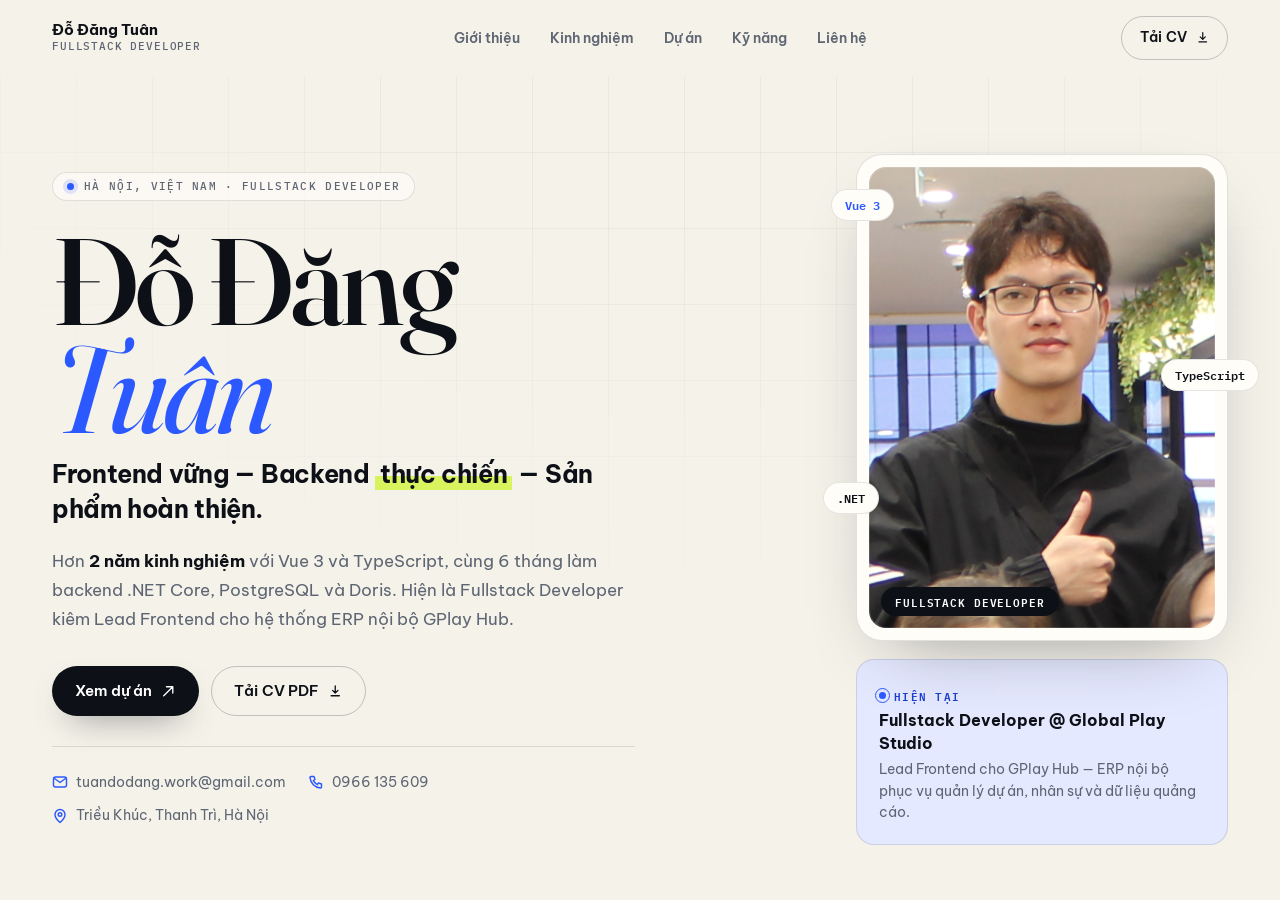
<file: index.html>
<!doctype html>
<html lang="vi">
  <head>
    <meta charset="utf-8" />
    <meta name="viewport" content="width=device-width, initial-scale=1" />
    <title>Đỗ Đăng Tuân</title>
    <meta
      name="description"
      content="Phiên bản CV của Đỗ Đăng Tuân. Phiên bản hiển thị được cấu hình trong versions.json."
    />
    <meta name="theme-color" content="#f1f3ec" />
    <meta name="version" content="1.1.0" />
    <meta name="build-date" content="2026-10-25" />
    <link rel="icon" href="favicon.svg" type="image/svg+xml" />
    <style>
      :root {
        --paper: #f5f2ea;
        --line: rgba(13, 17, 23, 0.16);
        --blue: #2b59ff;
        --ink: #0d1117;
        --muted: #5e6673;
        --sans:
          'Be Vietnam Pro', system-ui, -apple-system, 'Segoe UI', sans-serif;
      }

      *,
      *::before,
      *::after {
        box-sizing: border-box;
      }

      html,
      body {
        height: 100%;
        margin: 0;
        overflow: hidden;
        background: var(--paper);
        color: var(--ink);
        font-family: var(--sans);
      }

      .frame {
        position: fixed;
        inset: 0;
        display: block;
        width: 100%;
        height: 100%;
        border: 0;
        background: #fff;
      }

      .loading,
      .error {
        position: fixed;
        inset: 0;
        z-index: 2;
        display: grid;
        place-items: center;
        background: var(--paper);
      }

      .loading {
        opacity: 1;
        visibility: visible;
        transition:
          opacity 0.25s ease,
          visibility 0.25s ease;
      }

      .loading.is-hidden {
        opacity: 0;
        visibility: hidden;
      }

      .spinner {
        width: 28px;
        height: 28px;
        border: 2px solid var(--line);
        border-top-color: var(--blue);
        border-radius: 50%;
        animation: spin 0.8s linear infinite;
      }

      .error {
        z-index: 3;
        padding: 28px;
        text-align: center;
      }
      .error[hidden] {
        display: none;
      }
      .error strong {
        display: block;
        margin-bottom: 8px;
        font-size: 15px;
      }
      .error p {
        margin: 0 0 14px;
        color: var(--muted);
        font-size: 13px;
      }
      .error a {
        color: var(--blue);
        font-weight: 600;
      }

      @keyframes spin {
        to {
          transform: rotate(360deg);
        }
      }

      @media (prefers-reduced-motion: reduce) {
        .spinner {
          animation: none;
        }
        .loading {
          transition: none;
        }
      }
    </style>
  </head>
  <body>
    <iframe
      class="frame"
      id="version-frame"
      src="v1.1.0/index.html"
      data-version="1.1.0"
      data-date="2026-10-25"
      title="CV theo phiên bản"
    ></iframe>

    <div class="loading" id="version-loading" aria-hidden="true">
      <span class="spinner"></span>
    </div>

    <div class="error" id="version-error" hidden>
      <div>
        <strong>Không đọc được phiên bản CV.</strong>
        <p id="version-error-text">
          Kiểm tra versions.json và thư mục phiên bản tương ứng.
        </p>
        <a href="v1.0.0/index.html">Mở bản mới nhất</a>
      </div>
    </div>

    <script>
      (function () {
        'use strict';

        var frame = document.getElementById('version-frame');
        var loading = document.getElementById('version-loading');
        var errorBox = document.getElementById('version-error');
        var errorText = document.getElementById('version-error-text');

        if (!frame || !loading || !errorBox || !errorText) return;

        var metaVersion = document.querySelector('meta[name="version"]');
        var metaDate = document.querySelector('meta[name="build-date"]');
        var fallbackVersion =
          frame.getAttribute('data-version') ||
          (metaVersion ? metaVersion.content : '');
        var fallbackDate =
          frame.getAttribute('data-date') || (metaDate ? metaDate.content : '');
        var fallbackPath = frame.getAttribute('src');
        var fallback = null;

        if (fallbackVersion && fallbackPath) {
          fallback = {
            version: fallbackVersion,
            date: fallbackDate,
            path: fallbackPath,
          };
        }

        var hideLoading = function () {
          loading.classList.add('is-hidden');
        };
        var showLoading = function () {
          loading.classList.remove('is-hidden');
        };
        frame.addEventListener('load', hideLoading);

        var showError = function (message) {
          hideLoading();
          errorText.textContent =
            message || 'Kiểm tra versions.json và thư mục phiên bản tương ứng.';
          errorBox.hidden = false;
        };

        var applyVersion = function (entry) {
          if (!entry || !entry.version) {
            showError();
            return;
          }

          var path = entry.path || 'v' + entry.version + '/index.html';

          errorBox.hidden = true;
          frame.title = 'CV Đỗ Đăng Tuân';

          if (frame.getAttribute('src') !== path) {
            showLoading();
            frame.src = path;
            return;
          }

          try {
            if (
              frame.contentDocument &&
              frame.contentDocument.readyState === 'complete'
            ) {
              hideLoading();
            }
          } catch (error) {
            hideLoading();
          }
        };

        var pickEntry = function (data) {
          var versions = Array.isArray(data.versions) ? data.versions : [];
          var display = data.display || 'latest';
          var match = null;

          if (display !== 'latest') {
            match =
              versions.filter(function (item) {
                return item.version === display;
              })[0] || null;
          }

          if (!match && data.latest) {
            match =
              versions.filter(function (item) {
                return item.version === data.latest;
              })[0] || null;
          }

          return match || versions[0] || null;
        };

        window.setTimeout(hideLoading, 2500);

        fetch('versions.json', { cache: 'no-store' })
          .then(function (response) {
            if (!response.ok) throw new Error('HTTP ' + response.status);
            return response.json();
          })
          .then(function (data) {
            var entry = pickEntry(data);
            if (!entry) throw new Error('versions.json has no versions');
            applyVersion(entry);
          })
          .catch(function () {
            if (fallback) {
              applyVersion(fallback);
            } else {
              showError(
                'Kiểm tra versions.json và thư mục phiên bản tương ứng.',
              );
            }
          });
      })();
    </script>
  </body>
</html>
</file>
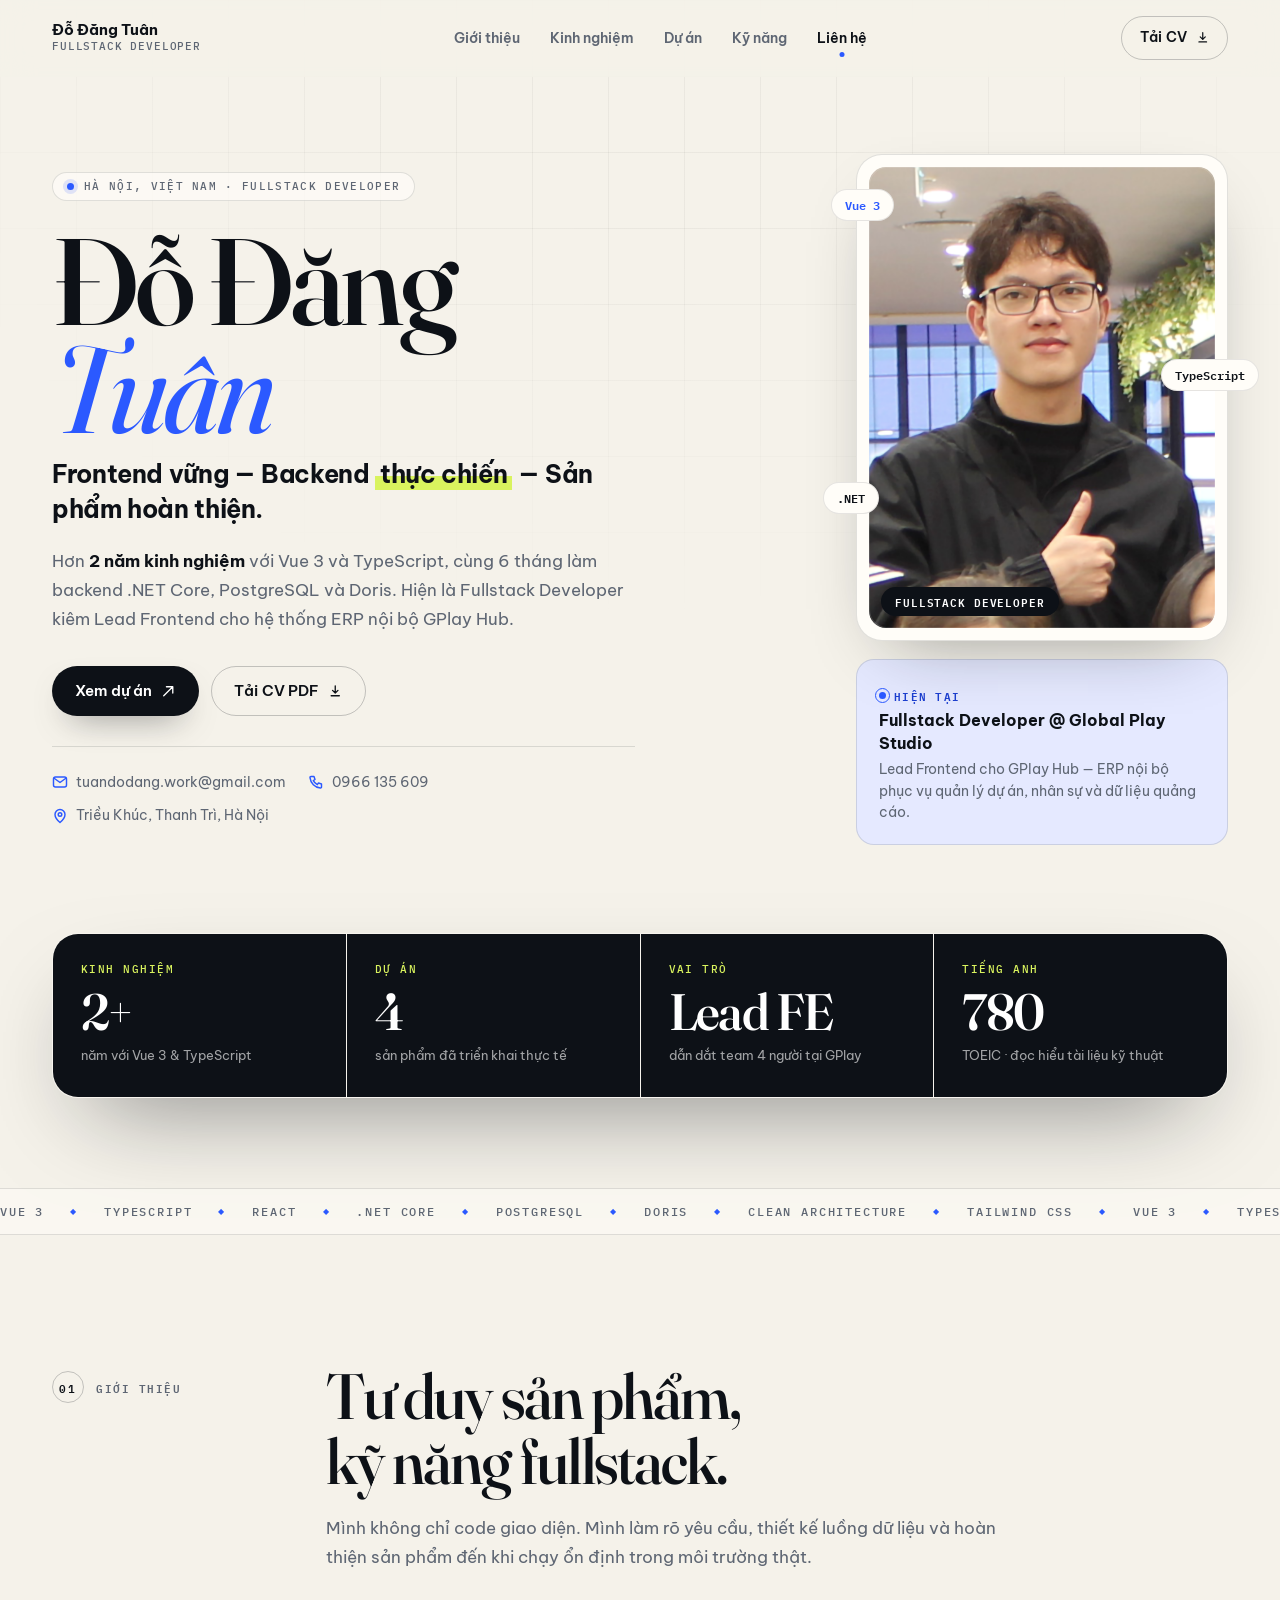
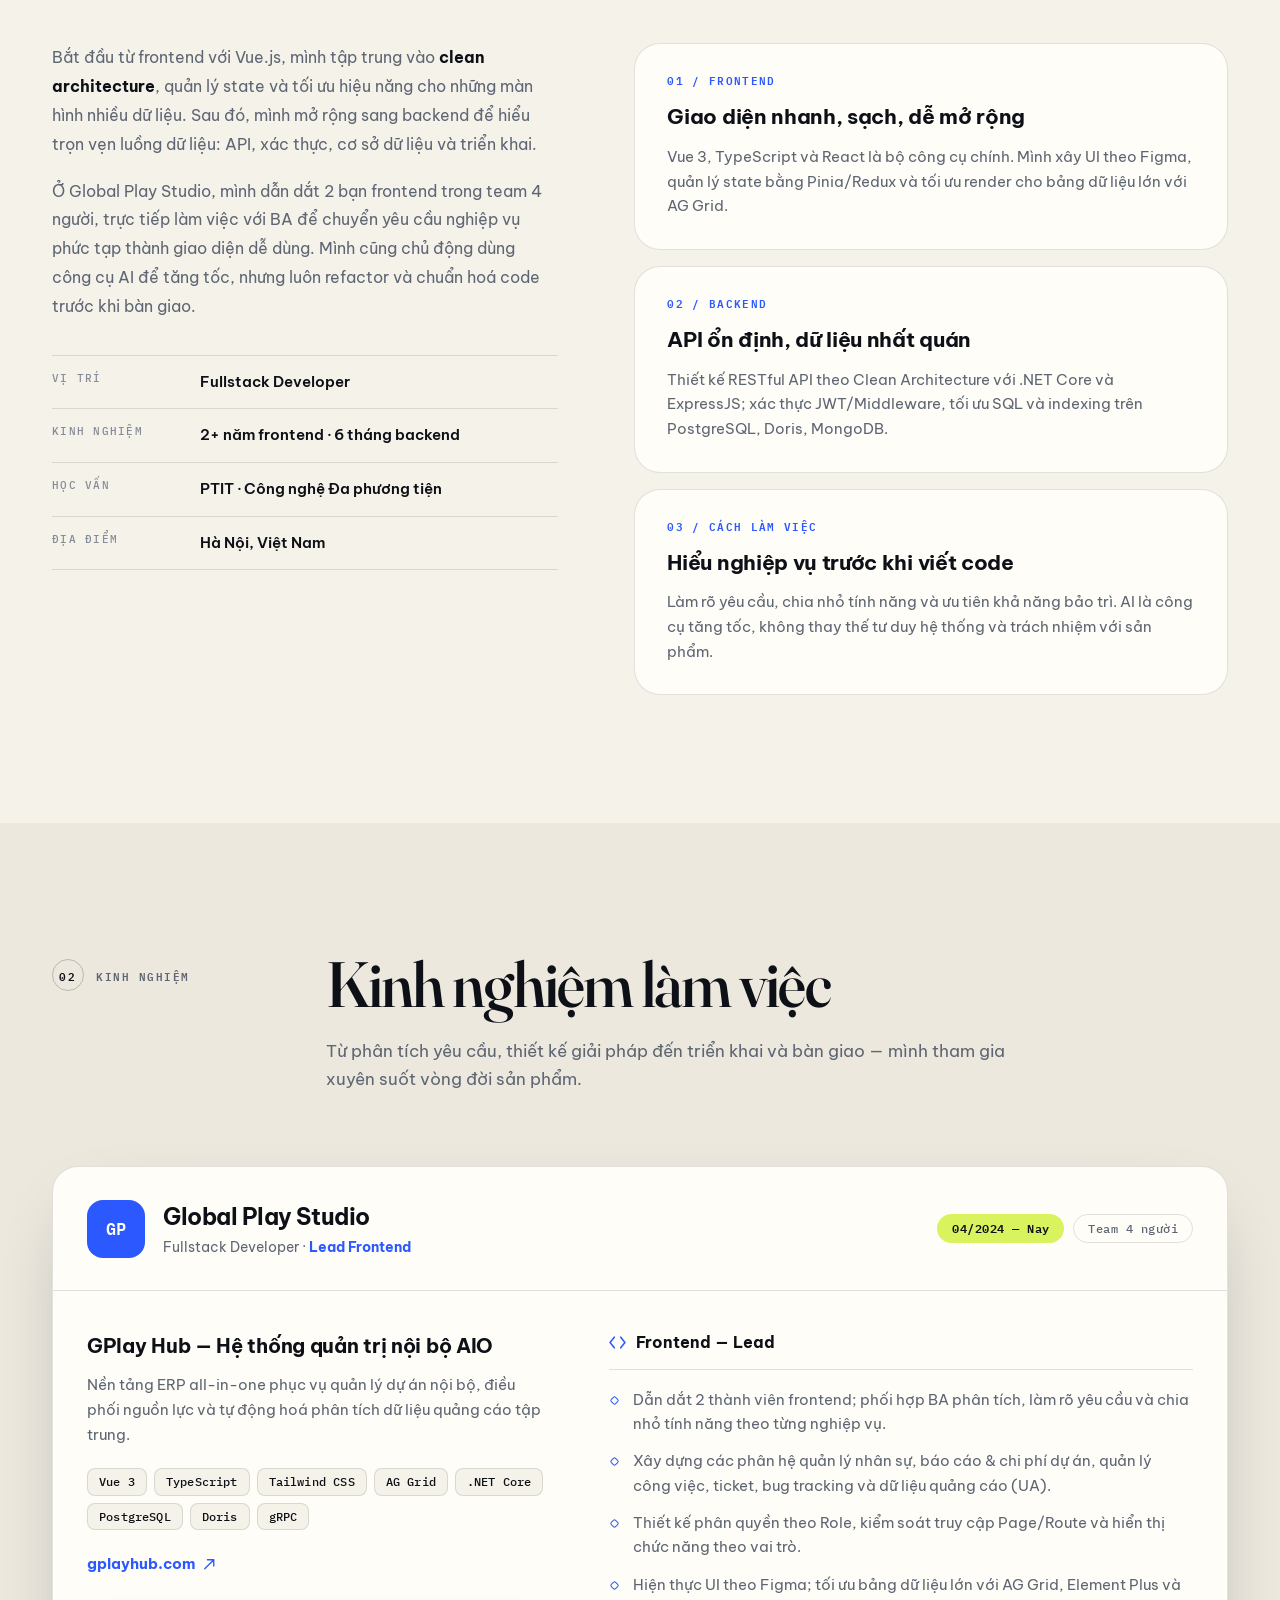
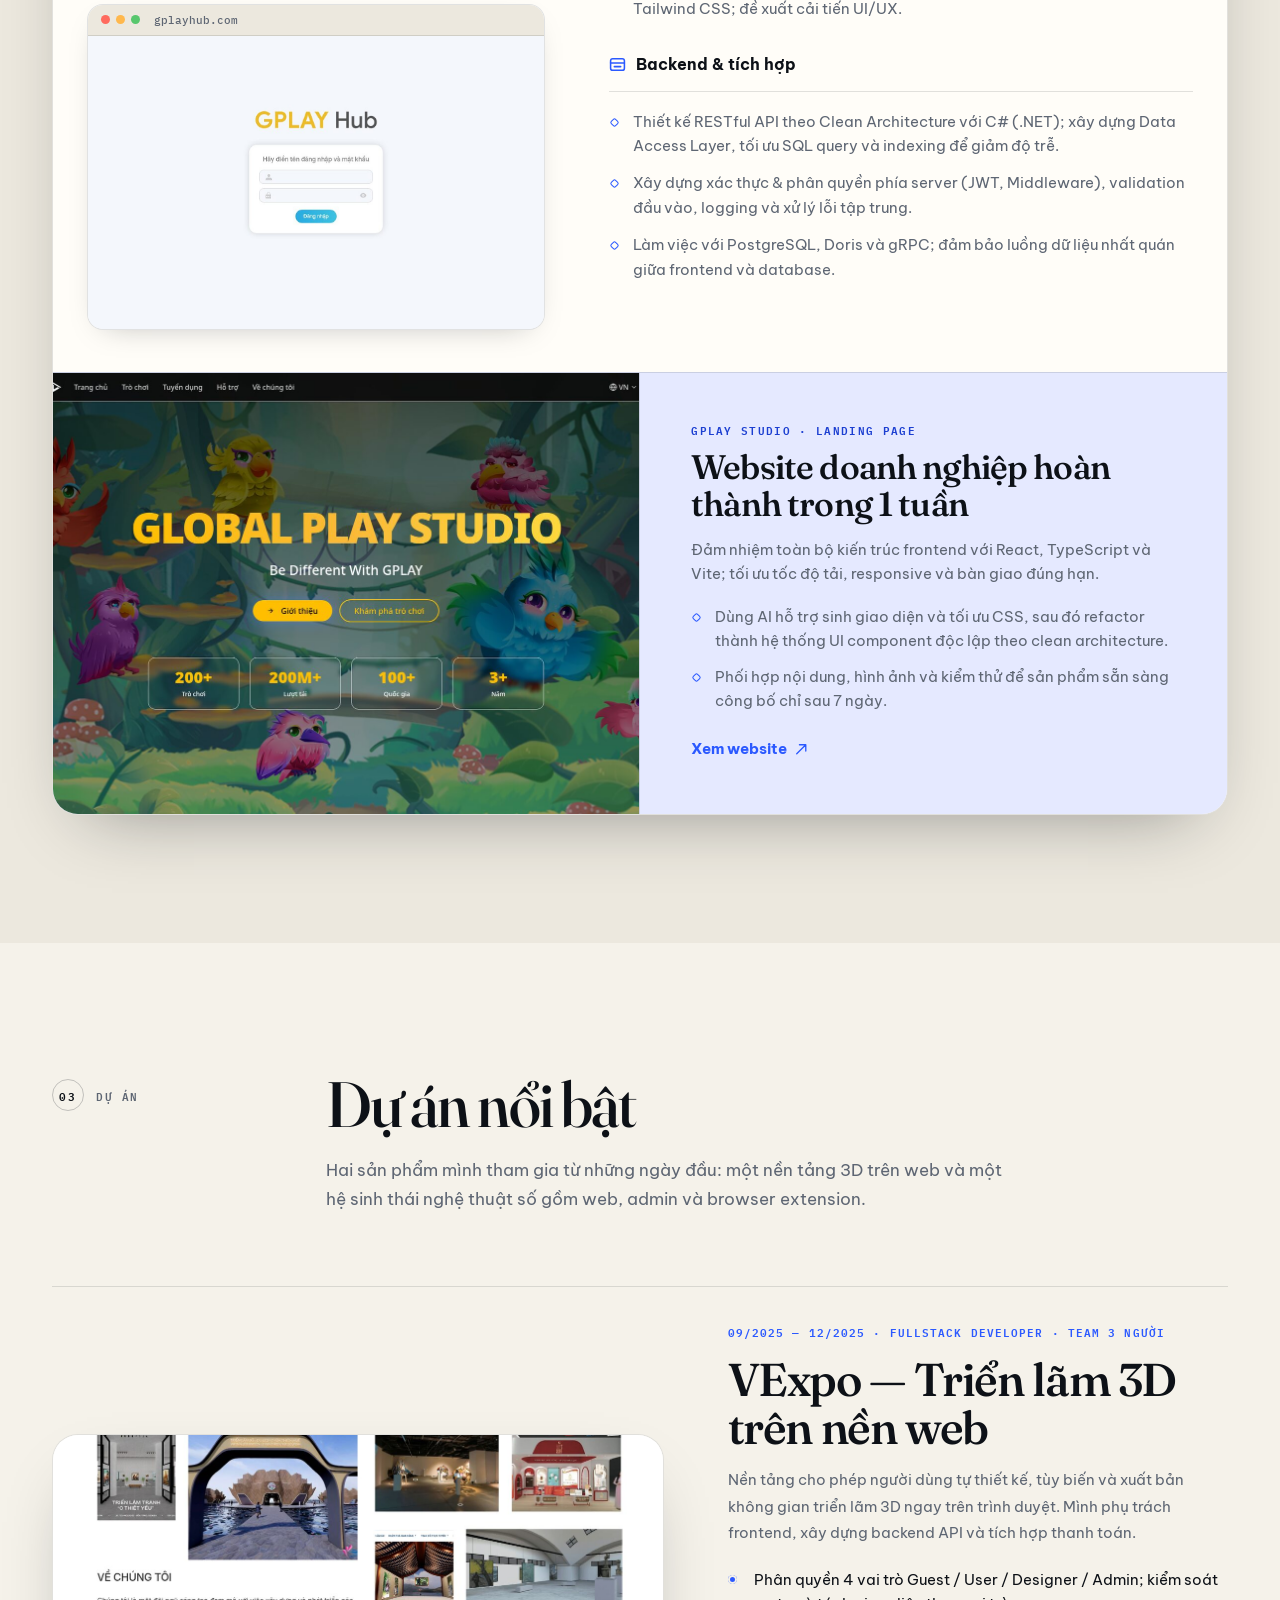
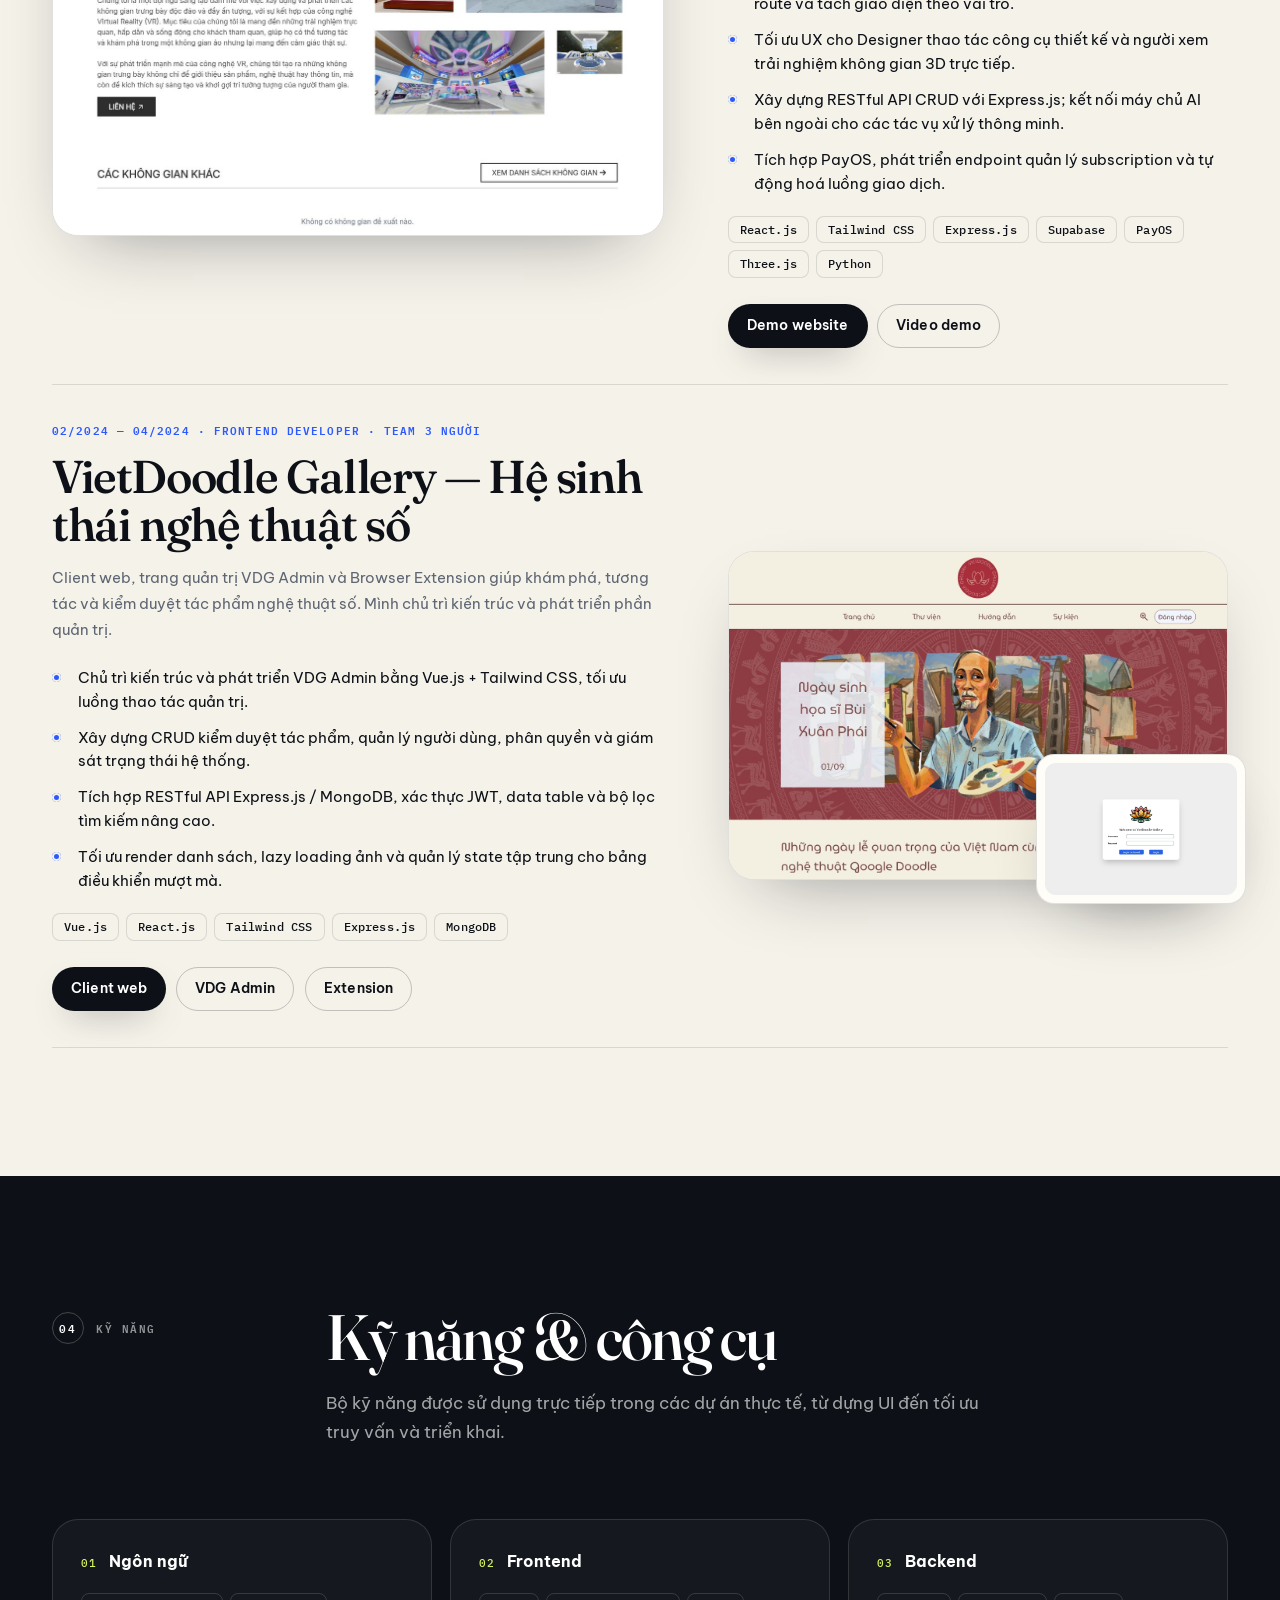
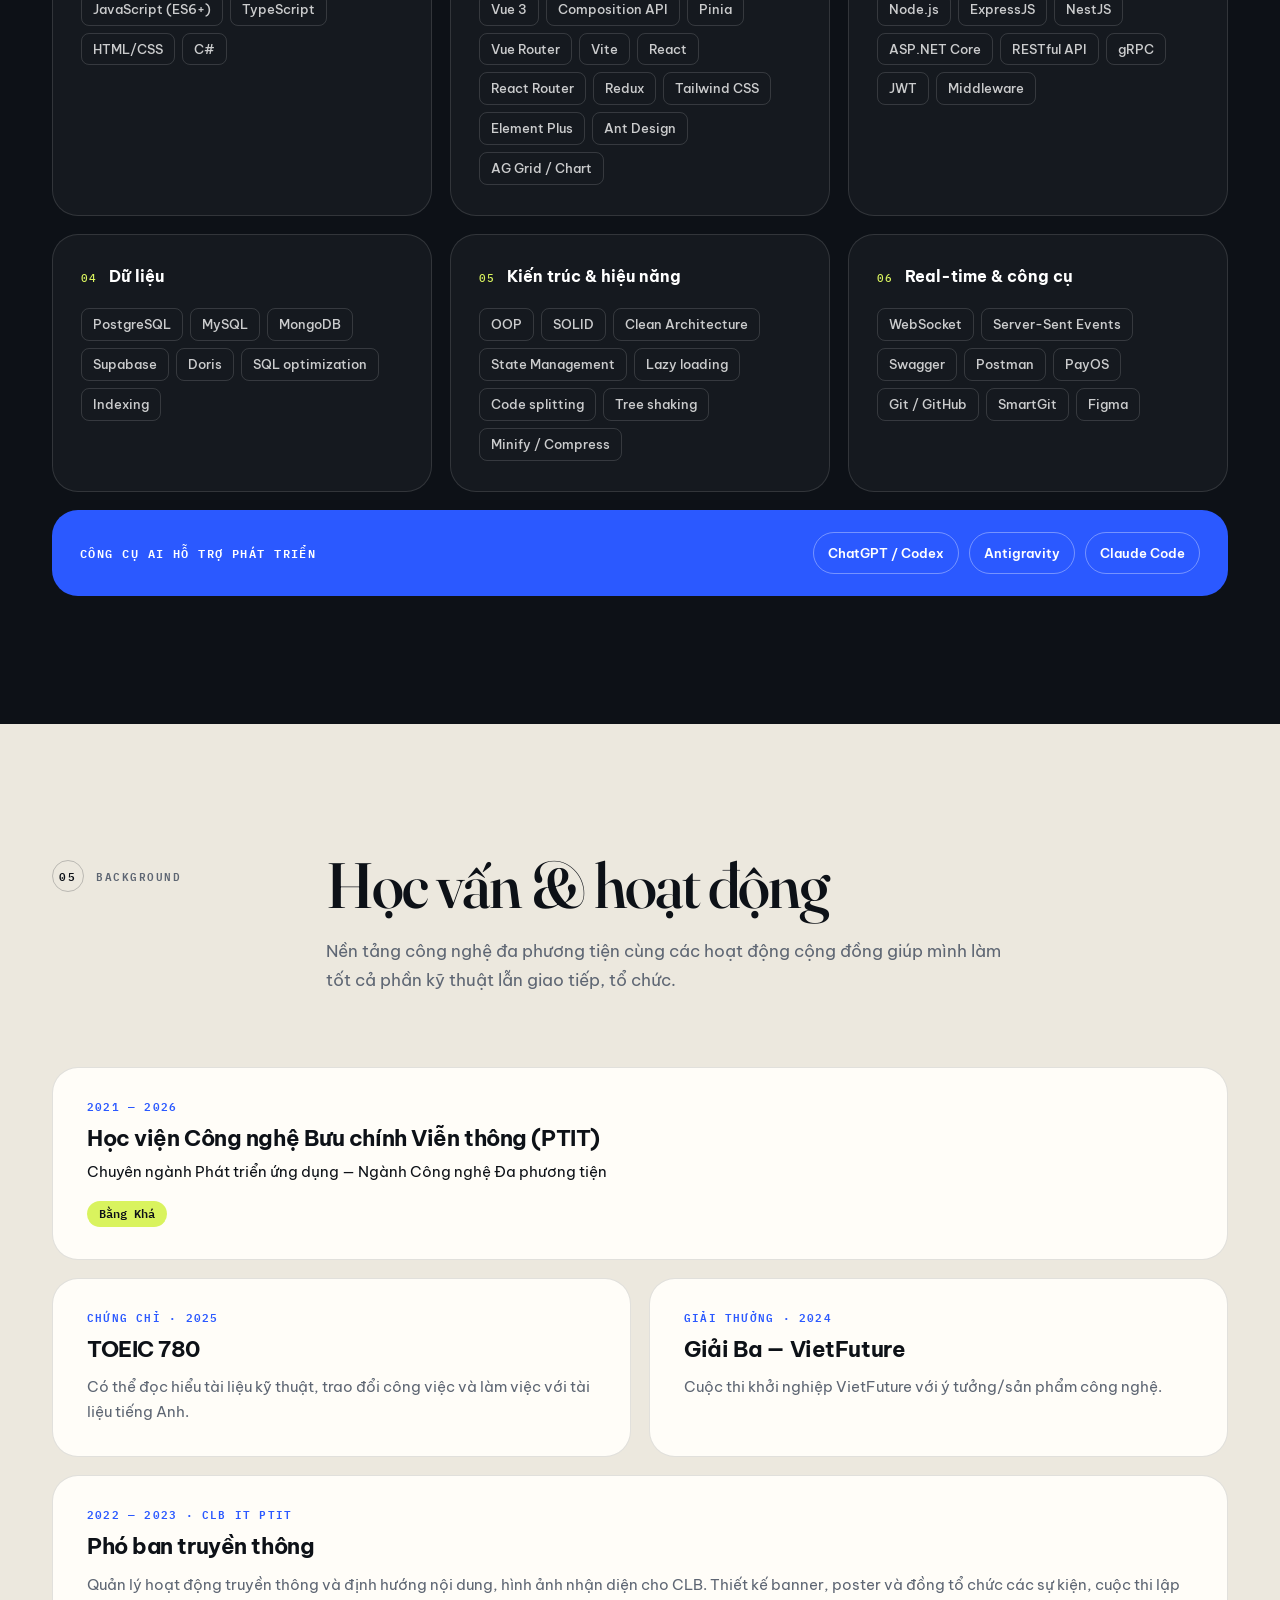
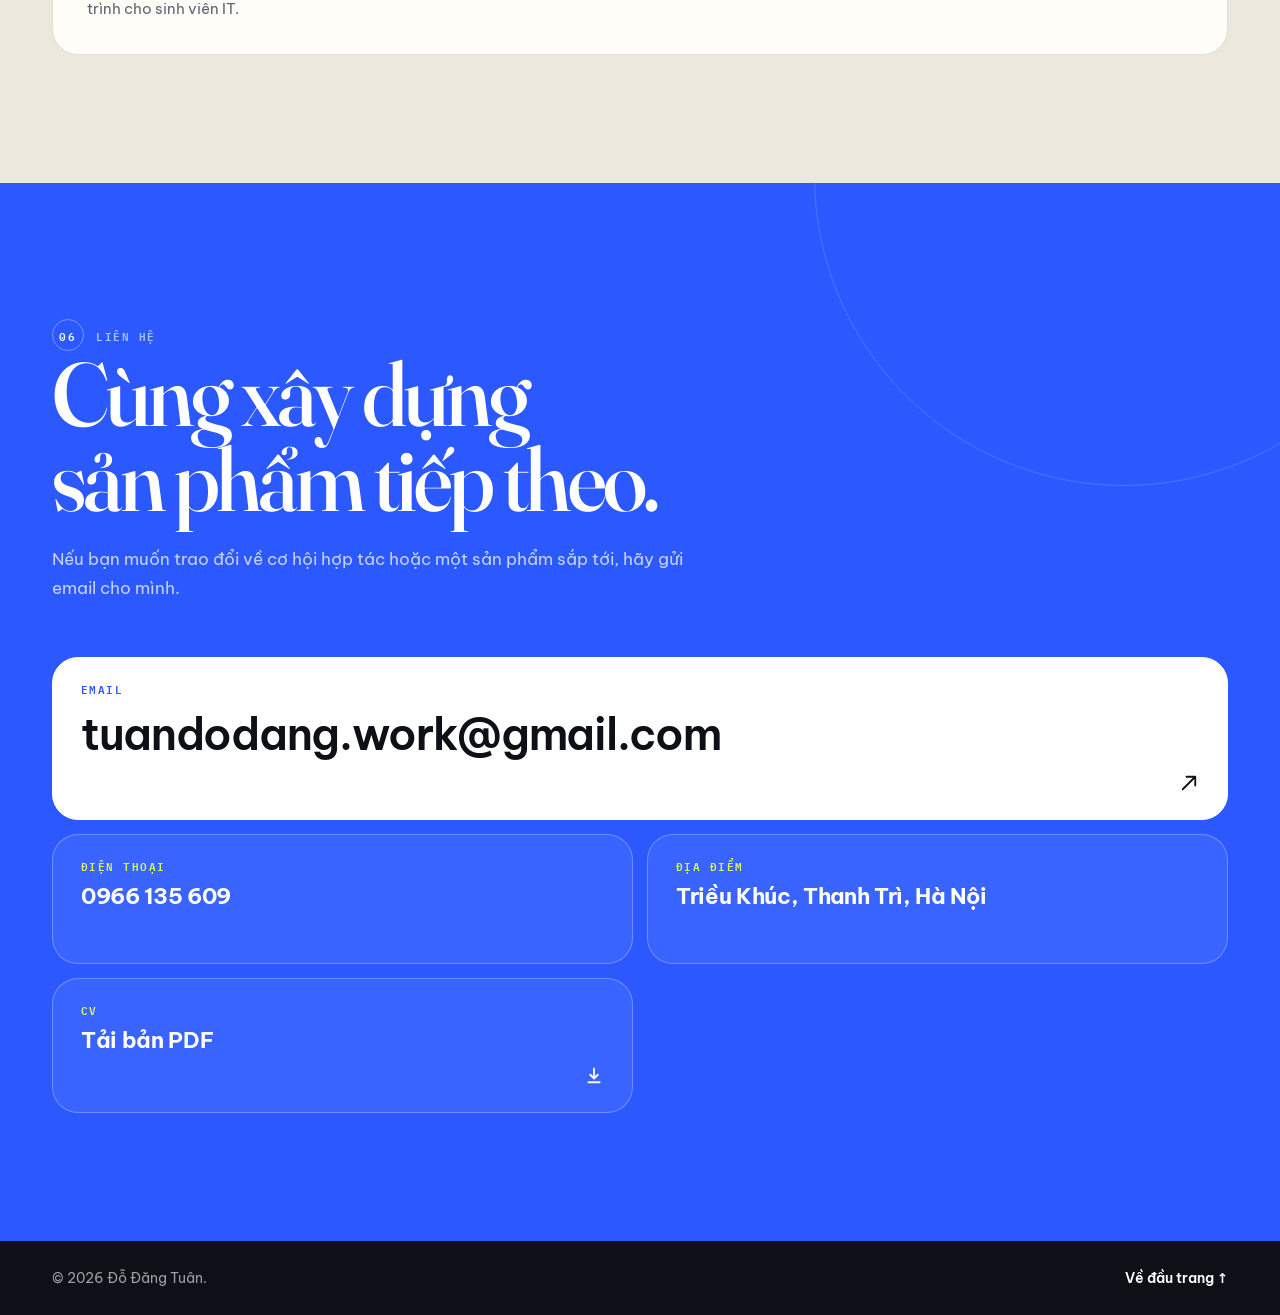
<file: v1.0.0/index.html>
<!doctype html>
<html lang="vi">
  <head>
    <meta charset="utf-8" />
    <meta name="viewport" content="width=device-width, initial-scale=1" />
    <title>Đỗ Đăng Tuân — Fullstack Developer (Vue / React / .NET)</title>
    <meta
      name="description"
      content="CV online của Đỗ Đăng Tuân — Fullstack Developer với hơn 2 năm kinh nghiệm Vue 3, TypeScript và React; 6 tháng backend .NET Core, PostgreSQL, Doris."
    />
    <meta name="theme-color" content="#0d1117" />
    <meta name="version" content="1.0.0" />
    <meta name="build-date" content="2026-10-25" />
    <meta property="og:type" content="website" />
    <meta property="og:title" content="Đỗ Đăng Tuân — Fullstack Developer" />
    <meta
      property="og:description"
      content="Hơn 2 năm frontend với Vue 3 & TypeScript, 6 tháng backend .NET Core. Lead Frontend cho hệ thống ERP nội bộ GPlay Hub."
    />
    <meta property="og:image" content="../assets/og-cover.jpg" />
    <link rel="icon" href="../favicon.svg" type="image/svg+xml" />
    <link rel="stylesheet" href="../assets/fonts/fonts.css" />
    <link rel="stylesheet" href="styles.css" />
  </head>
  <body id="top">
    <a class="skip-link" href="#main">Bỏ qua điều hướng</a>

    <header class="site-header">
      <div class="wrap header-inner">
        <a class="brand" href="#top" aria-label="Đỗ Đăng Tuân — về đầu trang">
          <span class="brand-copy">
            <strong>Đỗ Đăng Tuân</strong>
            <small>Fullstack Developer</small>
          </span>
        </a>

        <nav class="site-nav" aria-label="Điều hướng chính">
          <a href="#about">Giới thiệu</a>
          <a href="#experience">Kinh nghiệm</a>
          <a href="#projects">Dự án</a>
          <a href="#skills">Kỹ năng</a>
          <a href="#contact">Liên hệ</a>
        </nav>

        <div class="header-actions">
          <a
            class="btn btn-outline btn-sm"
            href="../assets/Do-Dang-Tuan-CV.pdf"
            download
            aria-label="Tải CV PDF"
          >
            <span>Tải CV</span>
            <svg class="icon" viewBox="0 0 16 16" aria-hidden="true">
              <path d="M8 2v8m0 0 3-3m-3 3L5 7M3.5 13h9" />
            </svg>
          </a>
          <button
            class="menu-toggle"
            type="button"
            aria-expanded="false"
            aria-controls="mobile-nav"
          >
            <span></span><span></span><span></span>
            <span class="sr-only">Mở menu</span>
          </button>
        </div>
      </div>

      <div class="mobile-nav" id="mobile-nav" hidden>
        <a href="#about">Giới thiệu</a>
        <a href="#experience">Kinh nghiệm</a>
        <a href="#projects">Dự án</a>
        <a href="#skills">Kỹ năng</a>
        <a href="#contact">Liên hệ</a>
        <a class="mobile-nav-cv" href="../assets/Do-Dang-Tuan-CV.pdf" download
          >Tải CV PDF</a
        >
      </div>
    </header>

    <main id="main">
      <!-- ================= HERO ================= -->
      <section class="hero">
        <div class="hero-grid-lines" aria-hidden="true"></div>
        <div class="wrap hero-grid">
          <div class="hero-copy reveal">
            <p class="eyebrow">
              <span class="eyebrow-dot"></span> Hà Nội, Việt Nam · Fullstack
              Developer
            </p>

            <h1 class="hero-name">Đỗ Đăng <em>Tuân</em></h1>

            <p class="hero-role">
              Frontend vững — Backend <mark>thực chiến</mark> — Sản phẩm hoàn
              thiện.
            </p>

            <p class="hero-lede">
              Hơn <strong>2 năm kinh nghiệm</strong> với Vue 3 và TypeScript,
              cùng 6 tháng làm backend .NET Core, PostgreSQL và Doris. Hiện là
              Fullstack Developer kiêm Lead Frontend cho hệ thống ERP nội bộ
              GPlay Hub.
            </p>

            <div class="hero-cta">
              <a class="btn btn-primary" href="#projects">
                Xem dự án
                <svg class="icon" viewBox="0 0 16 16" aria-hidden="true">
                  <path d="M3 13 13 3M6 3h7v7" />
                </svg>
              </a>
              <a
                class="btn btn-line"
                href="../assets/Do-Dang-Tuan-CV.pdf"
                download
              >
                Tải CV PDF
                <svg class="icon" viewBox="0 0 16 16" aria-hidden="true">
                  <path d="M8 2v8m0 0 3-3m-3 3L5 7M3.5 13h9" />
                </svg>
              </a>
            </div>

            <ul class="hero-links">
              <li>
                <a href="mailto:tuandodang.work@gmail.com">
                  <svg class="icon" viewBox="0 0 16 16" aria-hidden="true">
                    <rect x="1.5" y="3" width="13" height="10" rx="2" />
                    <path d="m2.5 4.5 5.5 4 5.5-4" />
                  </svg>
                  tuandodang.work@gmail.com
                </a>
              </li>
              <li>
                <a href="tel:+84966135609">
                  <svg class="icon" viewBox="0 0 16 16" aria-hidden="true">
                    <path
                      d="M3 2.5h3l1 3-1.7 1.2a10 10 0 0 0 4 4L10.5 9l3 1v3a1 1 0 0 1-1.1 1C6.9 13.5 2.5 9.1 2 3.6a1 1 0 0 1 1-1.1Z"
                    />
                  </svg>
                  0966 135 609
                </a>
              </li>
              <li class="hero-links-location">
                <svg class="icon" viewBox="0 0 16 16" aria-hidden="true">
                  <path d="M8 14.5s5-4.2 5-8a5 5 0 1 0-10 0c0 3.8 5 8 5 8Z" />
                  <circle cx="8" cy="6.5" r="1.8" />
                </svg>
                Triều Khúc, Thanh Trì, Hà Nội
              </li>
            </ul>
          </div>

          <div class="hero-visual reveal">
            <div class="portrait-card">
              <img
                src="../assets/portrait.png"
                width="660"
                height="884"
                alt="Ảnh chân dung Đỗ Đăng Tuân"
                fetchpriority="high"
              />
              <span class="portrait-tag">Fullstack Developer</span>
              <span class="chip chip-1">Vue 3</span>
              <span class="chip chip-2">TypeScript</span>
              <span class="chip chip-3">.NET</span>
            </div>

            <aside class="hero-note">
              <p class="hero-note-label">
                <span class="pulse"></span> Hiện tại
              </p>
              <strong>Fullstack Developer @ Global Play Studio</strong>
              <p>
                Lead Frontend cho GPlay Hub — ERP nội bộ phục vụ quản lý dự án,
                nhân sự và dữ liệu quảng cáo.
              </p>
            </aside>
          </div>
        </div>

        <div class="wrap">
          <dl class="stats reveal" aria-label="Các số liệu nổi bật">
            <div class="stat">
              <dt>Kinh nghiệm</dt>
              <dd>
                <strong data-count="2" data-suffix="+">2+</strong
                ><span>năm với Vue 3 &amp; TypeScript</span>
              </dd>
            </div>
            <div class="stat">
              <dt>Dự án</dt>
              <dd>
                <strong data-count="4">4</strong
                ><span>sản phẩm đã triển khai thực tế</span>
              </dd>
            </div>
            <div class="stat">
              <dt>Vai trò</dt>
              <dd>
                <strong>Lead FE</strong
                ><span>dẫn dắt team 4 người tại GPlay</span>
              </dd>
            </div>
            <div class="stat">
              <dt>Tiếng Anh</dt>
              <dd>
                <strong data-count="780">780</strong
                ><span>TOEIC · đọc hiểu tài liệu kỹ thuật</span>
              </dd>
            </div>
          </dl>
        </div>

        <div class="marquee" aria-hidden="true">
          <div class="marquee-track">
            <span>Vue 3</span><span>TypeScript</span><span>React</span
            ><span>.NET Core</span><span>PostgreSQL</span><span>Doris</span
            ><span>Clean Architecture</span><span>Tailwind CSS</span>
            <span>Vue 3</span><span>TypeScript</span><span>React</span
            ><span>.NET Core</span><span>PostgreSQL</span><span>Doris</span
            ><span>Clean Architecture</span><span>Tailwind CSS</span>
          </div>
        </div>
      </section>

      <!-- ================= ABOUT ================= -->
      <section class="section" id="about">
        <div class="wrap">
          <header class="section-head reveal">
            <p class="section-kicker"><span>01</span> Giới thiệu</p>
            <div>
              <h2>Tư duy sản phẩm,<br />kỹ năng fullstack.</h2>
              <p class="section-lead">
                Mình không chỉ code giao diện. Mình làm rõ yêu cầu, thiết kế
                luồng dữ liệu và hoàn thiện sản phẩm đến khi chạy ổn định trong
                môi trường thật.
              </p>
            </div>
          </header>

          <div class="about-grid">
            <div class="about-story reveal">
              <p>
                Bắt đầu từ frontend với Vue.js, mình tập trung vào
                <strong>clean architecture</strong>, quản lý state và tối ưu
                hiệu năng cho những màn hình nhiều dữ liệu. Sau đó, mình mở rộng
                sang backend để hiểu trọn vẹn luồng dữ liệu: API, xác thực, cơ
                sở dữ liệu và triển khai.
              </p>
              <p>
                Ở Global Play Studio, mình dẫn dắt 2 bạn frontend trong team 4
                người, trực tiếp làm việc với BA để chuyển yêu cầu nghiệp vụ
                phức tạp thành giao diện dễ dùng. Mình cũng chủ động dùng công
                cụ AI để tăng tốc, nhưng luôn refactor và chuẩn hoá code trước
                khi bàn giao.
              </p>

              <ul class="fact-list">
                <li><span>Vị trí</span><strong>Fullstack Developer</strong></li>
                <li>
                  <span>Kinh nghiệm</span
                  ><strong>2+ năm frontend · 6 tháng backend</strong>
                </li>
                <li>
                  <span>Học vấn</span
                  ><strong>PTIT · Công nghệ Đa phương tiện</strong>
                </li>
                <li><span>Địa điểm</span><strong>Hà Nội, Việt Nam</strong></li>
              </ul>
            </div>

            <div class="about-cards">
              <article class="about-card reveal">
                <p class="about-card-index">01 / Frontend</p>
                <h3>Giao diện nhanh, sạch, dễ mở rộng</h3>
                <p>
                  Vue 3, TypeScript và React là bộ công cụ chính. Mình xây UI
                  theo Figma, quản lý state bằng Pinia/Redux và tối ưu render
                  cho bảng dữ liệu lớn với AG Grid.
                </p>
              </article>
              <article class="about-card reveal">
                <p class="about-card-index">02 / Backend</p>
                <h3>API ổn định, dữ liệu nhất quán</h3>
                <p>
                  Thiết kế RESTful API theo Clean Architecture với .NET Core và
                  ExpressJS; xác thực JWT/Middleware, tối ưu SQL và indexing
                  trên PostgreSQL, Doris, MongoDB.
                </p>
              </article>
              <article class="about-card reveal">
                <p class="about-card-index">03 / Cách làm việc</p>
                <h3>Hiểu nghiệp vụ trước khi viết code</h3>
                <p>
                  Làm rõ yêu cầu, chia nhỏ tính năng và ưu tiên khả năng bảo
                  trì. AI là công cụ tăng tốc, không thay thế tư duy hệ thống và
                  trách nhiệm với sản phẩm.
                </p>
              </article>
            </div>
          </div>
        </div>
      </section>

      <!-- ================= EXPERIENCE ================= -->
      <section class="section section-tint" id="experience">
        <div class="wrap">
          <header class="section-head reveal">
            <p class="section-kicker"><span>02</span> Kinh nghiệm</p>
            <div>
              <h2>Kinh nghiệm làm việc</h2>
              <p class="section-lead">
                Từ phân tích yêu cầu, thiết kế giải pháp đến triển khai và bàn
                giao — mình tham gia xuyên suốt vòng đời sản phẩm.
              </p>
            </div>
          </header>

          <article class="job reveal">
            <header class="job-head">
              <div class="job-identity">
                <span class="job-logo" aria-hidden="true">GP</span>
                <div>
                  <h3>Global Play Studio</h3>
                  <p>Fullstack Developer · <strong>Lead Frontend</strong></p>
                </div>
              </div>
              <div class="job-meta">
                <span class="pill pill-now">04/2024 — Nay</span>
                <span class="pill">Team 4 người</span>
              </div>
            </header>

            <div class="job-body">
              <div class="job-overview">
                <p class="job-project">
                  GPlay Hub — Hệ thống quản trị nội bộ AIO
                </p>
                <p class="job-desc">
                  Nền tảng ERP all-in-one phục vụ quản lý dự án nội bộ, điều
                  phối nguồn lực và tự động hoá phân tích dữ liệu quảng cáo tập
                  trung.
                </p>
                <ul class="tag-list" aria-label="Công nghệ sử dụng">
                  <li>Vue 3</li>
                  <li>TypeScript</li>
                  <li>Tailwind CSS</li>
                  <li>AG Grid</li>
                  <li>.NET Core</li>
                  <li>PostgreSQL</li>
                  <li>Doris</li>
                  <li>gRPC</li>
                </ul>
                <a
                  class="text-link"
                  href="https://gplayhub.com"
                  target="_blank"
                  rel="noopener noreferrer"
                >
                  gplayhub.com
                  <svg class="icon" viewBox="0 0 16 16" aria-hidden="true">
                    <path d="M3 13 13 3M6 3h7v7" />
                  </svg>
                </a>

                <figure
                  class="browser-shot"
                  aria-label="Ảnh chụp màn hình đăng nhập GPlay Hub"
                >
                  <div class="browser-bar" aria-hidden="true">
                    <i></i><i></i><i></i><span>gplayhub.com</span>
                  </div>
                  <img
                    src="../assets/gplayhub.jpg"
                    width="1280"
                    height="820"
                    loading="lazy"
                    alt="Màn hình đăng nhập hệ thống GPlay Hub"
                  />
                </figure>
              </div>

              <div class="job-duties">
                <div class="duty-group">
                  <h4>
                    <svg class="icon" viewBox="0 0 16 16" aria-hidden="true">
                      <path d="m5 3-4 5 4 5M11 3l4 5-4 5" />
                    </svg>
                    Frontend — Lead
                  </h4>
                  <ul>
                    <li>
                      Dẫn dắt 2 thành viên frontend; phối hợp BA phân tích, làm
                      rõ yêu cầu và chia nhỏ tính năng theo từng nghiệp vụ.
                    </li>
                    <li>
                      Xây dựng các phân hệ quản lý nhân sự, báo cáo &amp; chi
                      phí dự án, quản lý công việc, ticket, bug tracking và dữ
                      liệu quảng cáo (UA).
                    </li>
                    <li>
                      Thiết kế phân quyền theo Role, kiểm soát truy cập
                      Page/Route và hiển thị chức năng theo vai trò.
                    </li>
                    <li>
                      Hiện thực UI theo Figma; tối ưu bảng dữ liệu lớn với AG
                      Grid, Element Plus và Tailwind CSS; đề xuất cải tiến
                      UI/UX.
                    </li>
                  </ul>
                </div>

                <div class="duty-group">
                  <h4>
                    <svg class="icon" viewBox="0 0 16 16" aria-hidden="true">
                      <rect x="1.5" y="2.5" width="13" height="11" rx="2" />
                      <path d="M1.5 6.5h13M5 10h6" />
                    </svg>
                    Backend &amp; tích hợp
                  </h4>
                  <ul>
                    <li>
                      Thiết kế RESTful API theo Clean Architecture với C#
                      (.NET); xây dựng Data Access Layer, tối ưu SQL query và
                      indexing để giảm độ trễ.
                    </li>
                    <li>
                      Xây dựng xác thực &amp; phân quyền phía server (JWT,
                      Middleware), validation đầu vào, logging và xử lý lỗi tập
                      trung.
                    </li>
                    <li>
                      Làm việc với PostgreSQL, Doris và gRPC; đảm bảo luồng dữ
                      liệu nhất quán giữa frontend và database.
                    </li>
                  </ul>
                </div>
              </div>
            </div>

            <div class="subproject reveal">
              <div class="subproject-media">
                <img
                  src="../assets/landing.jpg"
                  width="1280"
                  height="889"
                  loading="lazy"
                  alt="Trang chủ website Global Play Studio"
                />
              </div>
              <div class="subproject-body">
                <p class="subproject-meta">GPlay Studio · Landing Page</p>
                <h3>Website doanh nghiệp hoàn thành trong 1 tuần</h3>
                <p>
                  Đảm nhiệm toàn bộ kiến trúc frontend với React, TypeScript và
                  Vite; tối ưu tốc độ tải, responsive và bàn giao đúng hạn.
                </p>
                <ul class="duty-list-compact">
                  <li>
                    Dùng AI hỗ trợ sinh giao diện và tối ưu CSS, sau đó refactor
                    thành hệ thống UI component độc lập theo clean architecture.
                  </li>
                  <li>
                    Phối hợp nội dung, hình ảnh và kiểm thử để sản phẩm sẵn sàng
                    công bố chỉ sau 7 ngày.
                  </li>
                </ul>
                <a
                  class="text-link"
                  href="https://landing-page-demo-blue.vercel.app"
                  target="_blank"
                  rel="noopener noreferrer"
                >
                  Xem website
                  <svg class="icon" viewBox="0 0 16 16" aria-hidden="true">
                    <path d="M3 13 13 3M6 3h7v7" />
                  </svg>
                </a>
              </div>
            </div>
          </article>
        </div>
      </section>

      <!-- ================= PROJECTS ================= -->
      <section class="section" id="projects">
        <div class="wrap">
          <header class="section-head reveal">
            <p class="section-kicker"><span>03</span> Dự án</p>
            <div>
              <h2>Dự án nổi bật</h2>
              <p class="section-lead">
                Hai sản phẩm mình tham gia từ những ngày đầu: một nền tảng 3D
                trên web và một hệ sinh thái nghệ thuật số gồm web, admin và
                browser extension.
              </p>
            </div>
          </header>

          <article class="project reveal">
            <div class="project-media">
              <a
                href="https://test-do-an.vercel.app"
                target="_blank"
                rel="noopener noreferrer"
                aria-label="Mở demo VExpo"
              >
                <img
                  src="../assets/vexpo.jpg"
                  width="1280"
                  height="809"
                  loading="lazy"
                  alt="Không gian triển lãm 3D trên nền tảng VExpo"
                />
                <span class="project-media-cta"
                  >Mở demo
                  <svg class="icon" viewBox="0 0 16 16" aria-hidden="true">
                    <path d="M3 13 13 3M6 3h7v7" /></svg
                ></span>
              </a>
            </div>
            <div class="project-content">
              <p class="project-meta">
                09/2025 — 12/2025 · Fullstack Developer · Team 3 người
              </p>
              <h3>VExpo — Triển lãm 3D trên nền web</h3>
              <p class="project-desc">
                Nền tảng cho phép người dùng tự thiết kế, tùy biến và xuất bản
                không gian triển lãm 3D ngay trên trình duyệt. Mình phụ trách
                frontend, xây dựng backend API và tích hợp thanh toán.
              </p>
              <ul class="project-points">
                <li>
                  Phân quyền 4 vai trò Guest / User / Designer / Admin; kiểm
                  soát route và tách giao diện theo vai trò.
                </li>
                <li>
                  Tối ưu UX cho Designer thao tác công cụ thiết kế và người xem
                  trải nghiệm không gian 3D trực tiếp.
                </li>
                <li>
                  Xây dựng RESTful API CRUD với Express.js; kết nối máy chủ AI
                  bên ngoài cho các tác vụ xử lý thông minh.
                </li>
                <li>
                  Tích hợp PayOS, phát triển endpoint quản lý subscription và tự
                  động hoá luồng giao dịch.
                </li>
              </ul>
              <ul class="tag-list">
                <li>React.js</li>
                <li>Tailwind CSS</li>
                <li>Express.js</li>
                <li>Supabase</li>
                <li>PayOS</li>
                <li>Three.js</li>
                <li>Python</li>
              </ul>
              <div class="project-links">
                <a
                  class="btn btn-primary btn-sm"
                  href="https://test-do-an.vercel.app"
                  target="_blank"
                  rel="noopener noreferrer"
                  >Demo website</a
                >
                <a
                  class="btn btn-line btn-sm"
                  href="https://drive.google.com/file/d/1wAc-a4cCOZ9nj1nXMOQ4rdUjirfh0ALI/view?usp=sharing"
                  target="_blank"
                  rel="noopener noreferrer"
                  >Video demo</a
                >
              </div>
            </div>
          </article>

          <article class="project project-reverse reveal">
            <div class="project-media">
              <a
                href="https://viet-doodle-gallery.vercel.app/"
                target="_blank"
                rel="noopener noreferrer"
                aria-label="Mở website VietDoodle Gallery"
              >
                <img
                  src="../assets/vietdoodle.jpg"
                  width="1280"
                  height="889"
                  loading="lazy"
                  alt="Giao diện website VietDoodle Gallery"
                />
                <span class="project-media-cta"
                  >Mở website
                  <svg class="icon" viewBox="0 0 16 16" aria-hidden="true">
                    <path d="M3 13 13 3M6 3h7v7" /></svg
                ></span>
              </a>
              <div class="media-stack">
                <a
                  href="https://vdgadmin.vercel.app/"
                  target="_blank"
                  rel="noopener noreferrer"
                  aria-label="Mở trang quản trị VDG Admin"
                >
                  <img
                    src="../assets/vdg-admin.jpg"
                    width="1280"
                    height="889"
                    loading="lazy"
                    alt="Màn hình đăng nhập trang quản trị VDG Admin"
                  />
                </a>
              </div>
            </div>
            <div class="project-content">
              <p class="project-meta">
                02/2024 — 04/2024 · Frontend Developer · Team 3 người
              </p>
              <h3>VietDoodle Gallery — Hệ sinh thái nghệ thuật số</h3>
              <p class="project-desc">
                Client web, trang quản trị VDG Admin và Browser Extension giúp
                khám phá, tương tác và kiểm duyệt tác phẩm nghệ thuật số. Mình
                chủ trì kiến trúc và phát triển phần quản trị.
              </p>
              <ul class="project-points">
                <li>
                  Chủ trì kiến trúc và phát triển VDG Admin bằng Vue.js +
                  Tailwind CSS, tối ưu luồng thao tác quản trị.
                </li>
                <li>
                  Xây dựng CRUD kiểm duyệt tác phẩm, quản lý người dùng, phân
                  quyền và giám sát trạng thái hệ thống.
                </li>
                <li>
                  Tích hợp RESTful API Express.js / MongoDB, xác thực JWT, data
                  table và bộ lọc tìm kiếm nâng cao.
                </li>
                <li>
                  Tối ưu render danh sách, lazy loading ảnh và quản lý state tập
                  trung cho bảng điều khiển mượt mà.
                </li>
              </ul>
              <ul class="tag-list">
                <li>Vue.js</li>
                <li>React.js</li>
                <li>Tailwind CSS</li>
                <li>Express.js</li>
                <li>MongoDB</li>
              </ul>
              <div class="project-links">
                <a
                  class="btn btn-primary btn-sm"
                  href="https://viet-doodle-gallery.vercel.app/"
                  target="_blank"
                  rel="noopener noreferrer"
                  >Client web</a
                >
                <a
                  class="btn btn-line btn-sm"
                  href="https://vdgadmin.vercel.app/"
                  target="_blank"
                  rel="noopener noreferrer"
                  >VDG Admin</a
                >
                <a
                  class="btn btn-line btn-sm"
                  href="https://chromewebstore.google.com/detail/vietdoodle-gallery/kallkjgnjobgebgdlmdffihffoiibajf"
                  target="_blank"
                  rel="noopener noreferrer"
                  >Extension</a
                >
              </div>
            </div>
          </article>
        </div>
      </section>

      <!-- ================= SKILLS ================= -->
      <section class="section section-dark" id="skills">
        <div class="wrap">
          <header class="section-head reveal">
            <p class="section-kicker"><span>04</span> Kỹ năng</p>
            <div>
              <h2>Kỹ năng &amp; công cụ</h2>
              <p class="section-lead">
                Bộ kỹ năng được sử dụng trực tiếp trong các dự án thực tế, từ
                dựng UI đến tối ưu truy vấn và triển khai.
              </p>
            </div>
          </header>

          <div class="skills-grid">
            <article class="skill-group reveal">
              <h3><span>01</span> Ngôn ngữ</h3>
              <ul>
                <li>JavaScript (ES6+)</li>
                <li>TypeScript</li>
                <li>HTML/CSS</li>
                <li>C#</li>
              </ul>
            </article>
            <article class="skill-group reveal">
              <h3><span>02</span> Frontend</h3>
              <ul>
                <li>Vue 3</li>
                <li>Composition API</li>
                <li>Pinia</li>
                <li>Vue Router</li>
                <li>Vite</li>
                <li>React</li>
                <li>React Router</li>
                <li>Redux</li>
                <li>Tailwind CSS</li>
                <li>Element Plus</li>
                <li>Ant Design</li>
                <li>AG Grid / Chart</li>
              </ul>
            </article>
            <article class="skill-group reveal">
              <h3><span>03</span> Backend</h3>
              <ul>
                <li>Node.js</li>
                <li>ExpressJS</li>
                <li>NestJS</li>
                <li>ASP.NET Core</li>
                <li>RESTful API</li>
                <li>gRPC</li>
                <li>JWT</li>
                <li>Middleware</li>
              </ul>
            </article>
            <article class="skill-group reveal">
              <h3><span>04</span> Dữ liệu</h3>
              <ul>
                <li>PostgreSQL</li>
                <li>MySQL</li>
                <li>MongoDB</li>
                <li>Supabase</li>
                <li>Doris</li>
                <li>SQL optimization</li>
                <li>Indexing</li>
              </ul>
            </article>
            <article class="skill-group reveal">
              <h3><span>05</span> Kiến trúc &amp; hiệu năng</h3>
              <ul>
                <li>OOP</li>
                <li>SOLID</li>
                <li>Clean Architecture</li>
                <li>State Management</li>
                <li>Lazy loading</li>
                <li>Code splitting</li>
                <li>Tree shaking</li>
                <li>Minify / Compress</li>
              </ul>
            </article>
            <article class="skill-group reveal">
              <h3><span>06</span> Real-time &amp; công cụ</h3>
              <ul>
                <li>WebSocket</li>
                <li>Server-Sent Events</li>
                <li>Swagger</li>
                <li>Postman</li>
                <li>PayOS</li>
                <li>Git / GitHub</li>
                <li>SmartGit</li>
                <li>Figma</li>
              </ul>
            </article>
          </div>

          <div class="ai-tools reveal">
            <p>Công cụ AI hỗ trợ phát triển</p>
            <ul>
              <li>ChatGPT / Codex</li>
              <li>Antigravity</li>
              <li>Claude Code</li>
            </ul>
          </div>
        </div>
      </section>

      <!-- ================= EDUCATION ================= -->
      <section class="section section-tint" id="education">
        <div class="wrap">
          <header class="section-head reveal">
            <p class="section-kicker"><span>05</span> Background</p>
            <div>
              <h2>Học vấn &amp; hoạt động</h2>
              <p class="section-lead">
                Nền tảng công nghệ đa phương tiện cùng các hoạt động cộng đồng
                giúp mình làm tốt cả phần kỹ thuật lẫn giao tiếp, tổ chức.
              </p>
            </div>
          </header>

          <div class="background-grid">
            <article class="background-card background-card-wide reveal">
              <p class="background-label">2021 — 2026</p>
              <h3>Học viện Công nghệ Bưu chính Viễn thông (PTIT)</h3>
              <p class="background-sub">
                Chuyên ngành Phát triển ứng dụng — Ngành Công nghệ Đa phương
                tiện
              </p>
              <p class="background-meta">Bằng Khá</p>
            </article>

            <article class="background-card reveal">
              <p class="background-label">Chứng chỉ · 2025</p>
              <h3>TOEIC 780</h3>
              <p>
                Có thể đọc hiểu tài liệu kỹ thuật, trao đổi công việc và làm
                việc với tài liệu tiếng Anh.
              </p>
            </article>

            <article class="background-card reveal">
              <p class="background-label">Giải thưởng · 2024</p>
              <h3>Giải Ba — VietFuture</h3>
              <p>
                Cuộc thi khởi nghiệp VietFuture với ý tưởng/sản phẩm công nghệ.
              </p>
            </article>

            <article class="background-card background-card-wide reveal">
              <p class="background-label">2022 — 2023 · CLB IT PTIT</p>
              <h3>Phó ban truyền thông</h3>
              <p>
                Quản lý hoạt động truyền thông và định hướng nội dung, hình ảnh
                nhận diện cho CLB. Thiết kế banner, poster và đồng tổ chức các
                sự kiện, cuộc thi lập trình cho sinh viên IT.
              </p>
            </article>
          </div>
        </div>
      </section>

      <!-- ================= CONTACT ================= -->
      <section class="section contact" id="contact">
        <div class="wrap">
          <div class="contact-head reveal">
            <p class="section-kicker section-kicker-light">
              <span>06</span> Liên hệ
            </p>
            <h2>Cùng xây dựng<br />sản phẩm tiếp theo.</h2>
            <p>
              Nếu bạn muốn trao đổi về cơ hội hợp tác hoặc một sản phẩm sắp tới,
              hãy gửi email cho mình.
            </p>
          </div>

          <div class="contact-grid">
            <a
              class="contact-card contact-card-main reveal"
              href="mailto:tuandodang.work@gmail.com"
            >
              <span class="contact-card-label">Email</span>
              <strong>tuandodang.work@gmail.com</strong>
              <svg class="icon" viewBox="0 0 16 16" aria-hidden="true">
                <path d="M3 13 13 3M6 3h7v7" />
              </svg>
            </a>
            <a class="contact-card reveal" href="tel:+84966135609">
              <span class="contact-card-label">Điện thoại</span>
              <strong>0966 135 609</strong>
            </a>
            <div class="contact-card reveal">
              <span class="contact-card-label">Địa điểm</span>
              <strong>Triều Khúc, Thanh Trì, Hà Nội</strong>
            </div>
            <a
              class="contact-card reveal"
              href="../assets/Do-Dang-Tuan-CV.pdf"
              download
            >
              <span class="contact-card-label">CV</span>
              <strong>Tải bản PDF</strong>
              <svg class="icon" viewBox="0 0 16 16" aria-hidden="true">
                <path d="M8 2v8m0 0 3-3m-3 3L5 7M3.5 13h9" />
              </svg>
            </a>
          </div>
        </div>
      </section>
    </main>

    <footer class="site-footer">
      <div class="wrap footer-inner">
        <p>© 2026 Đỗ Đăng Tuân.</p>
        <p class="footer-meta">
          <a href="#top">Về đầu trang ↑</a>
        </p>
      </div>
    </footer>

    <script src="script.js"></script>
  </body>
</html>
</file>
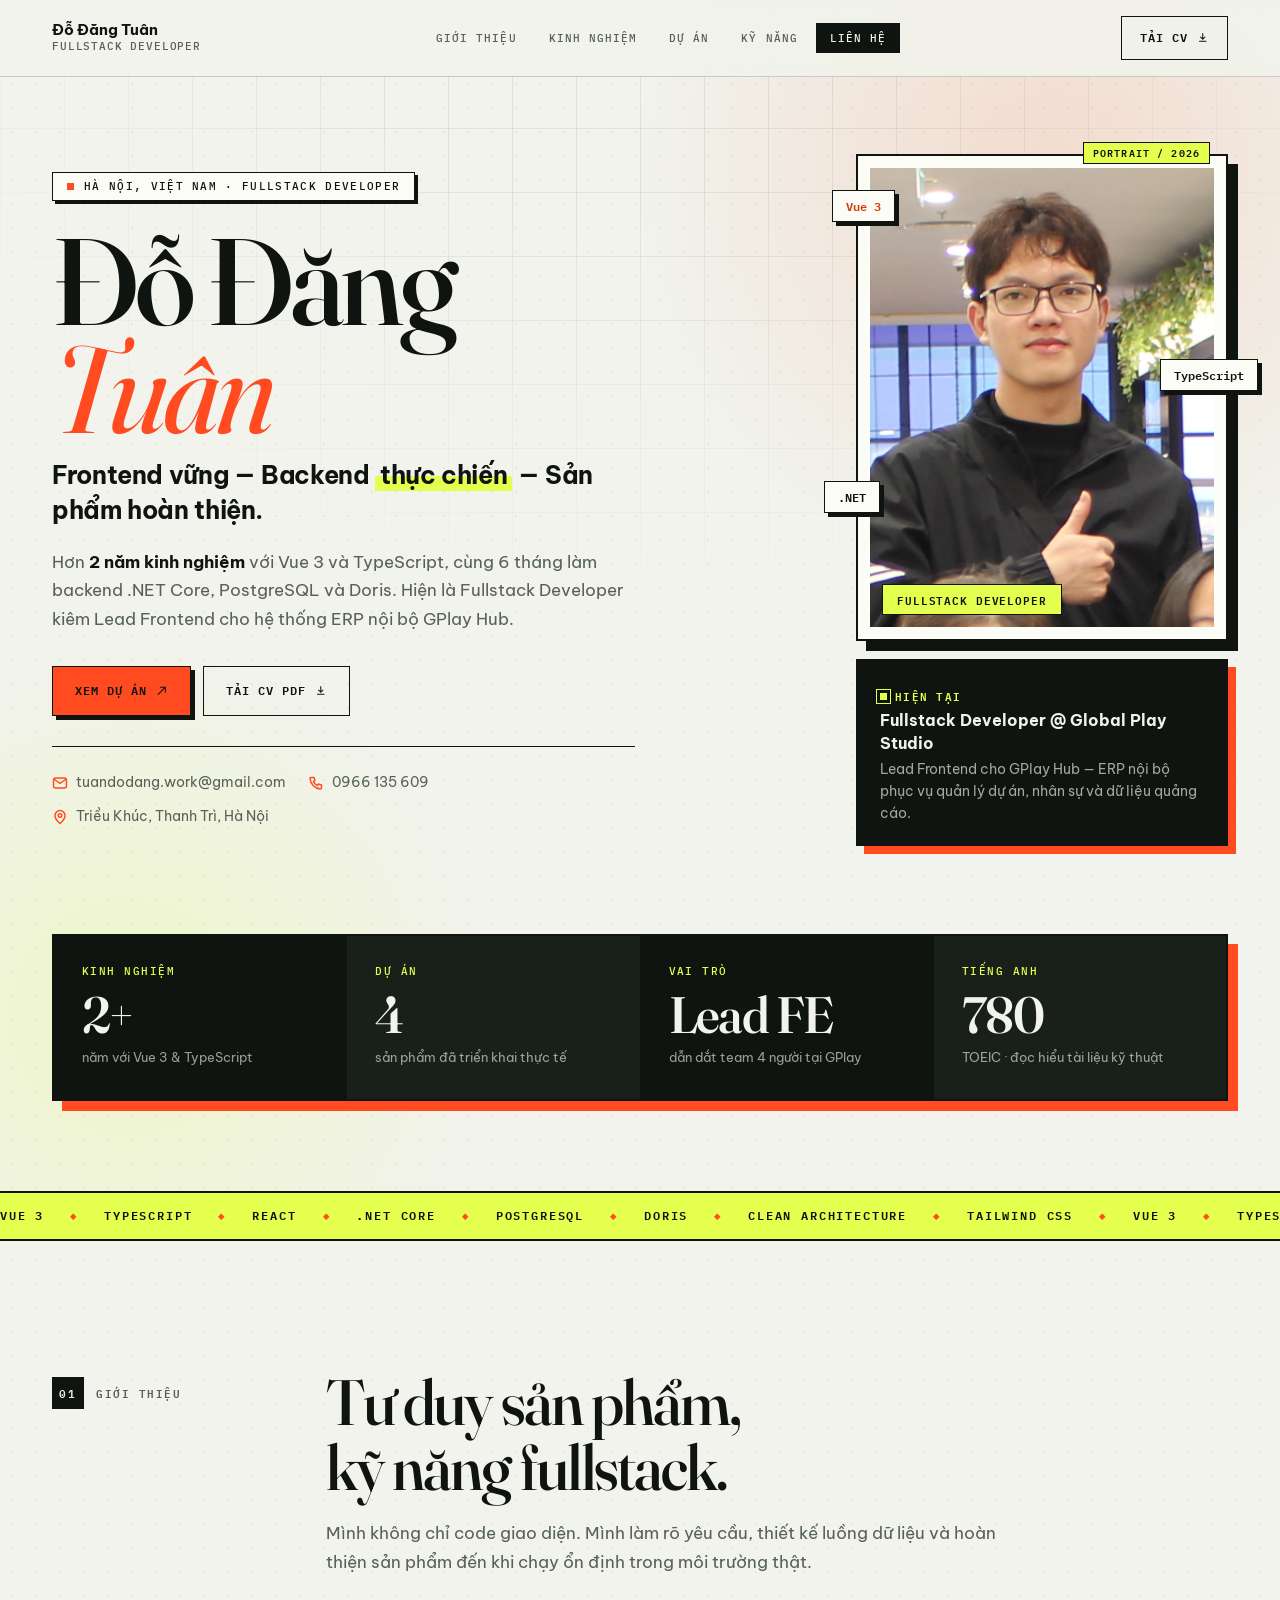
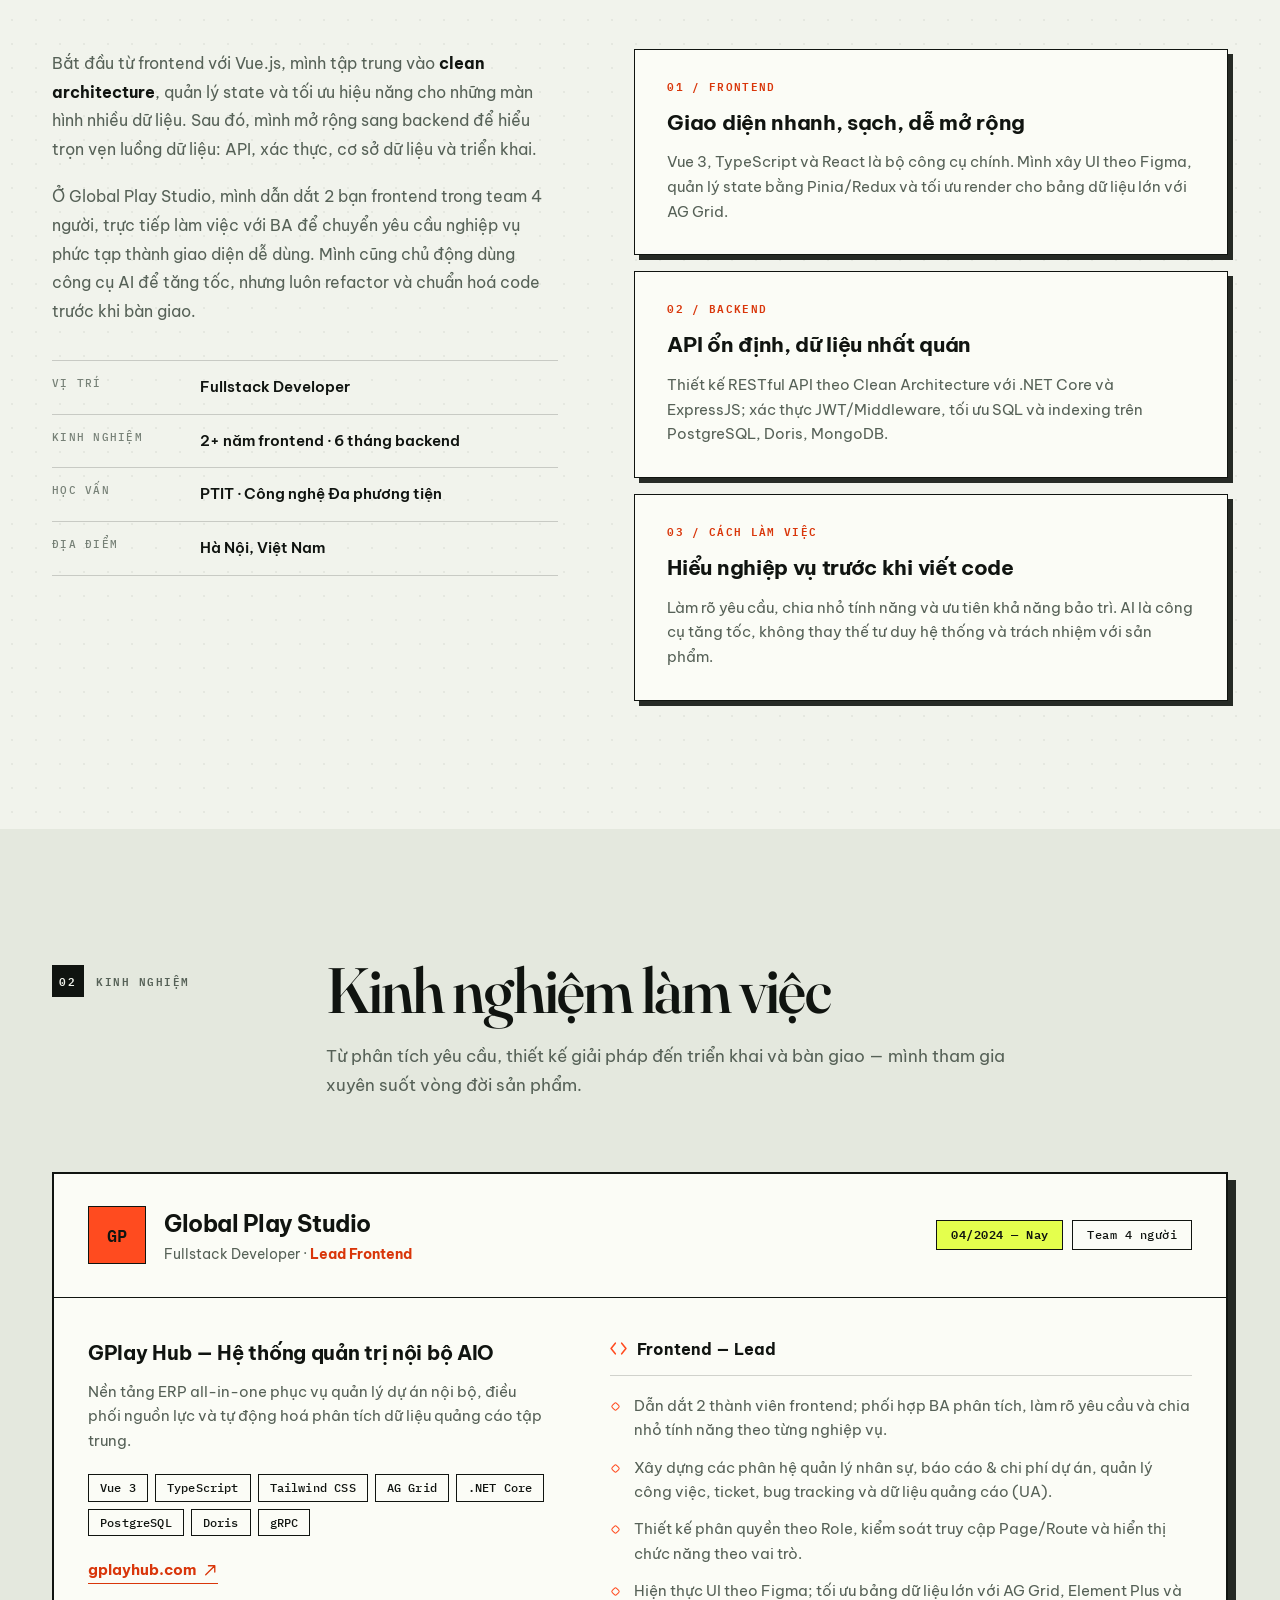
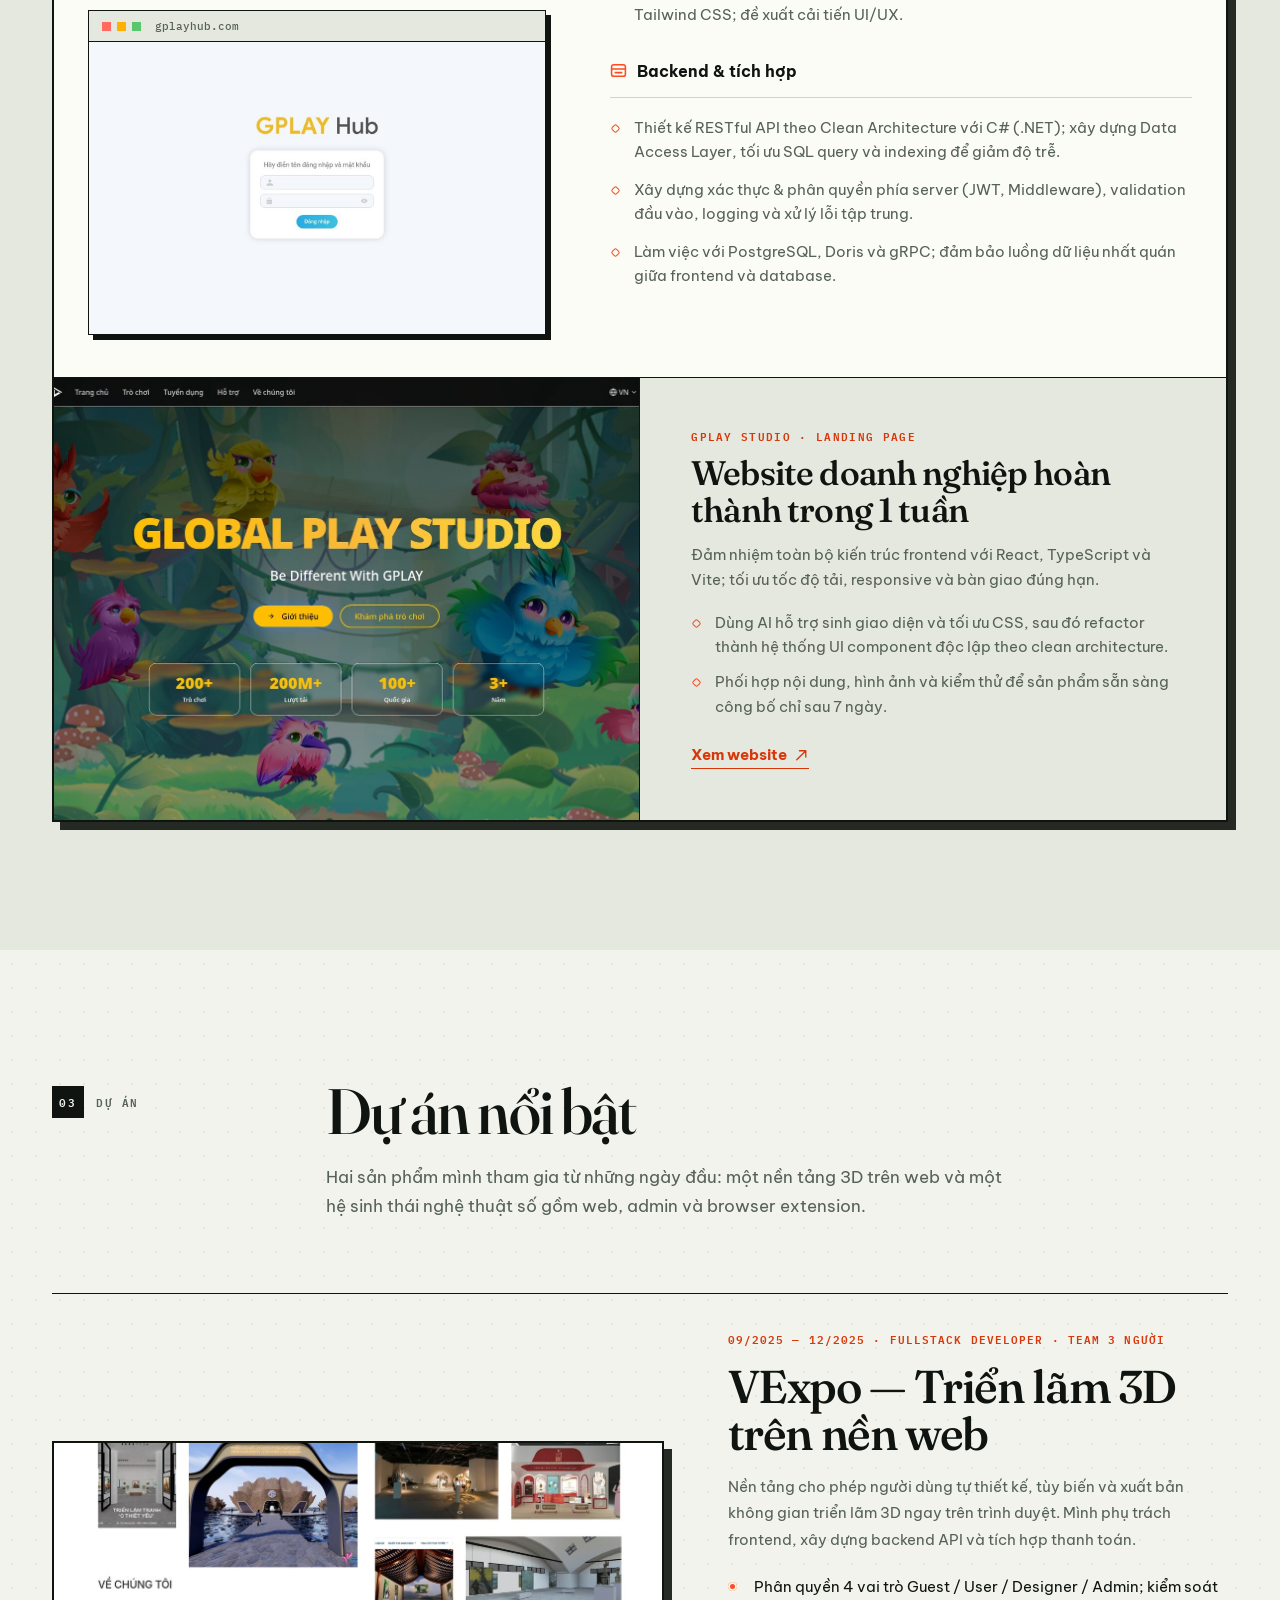
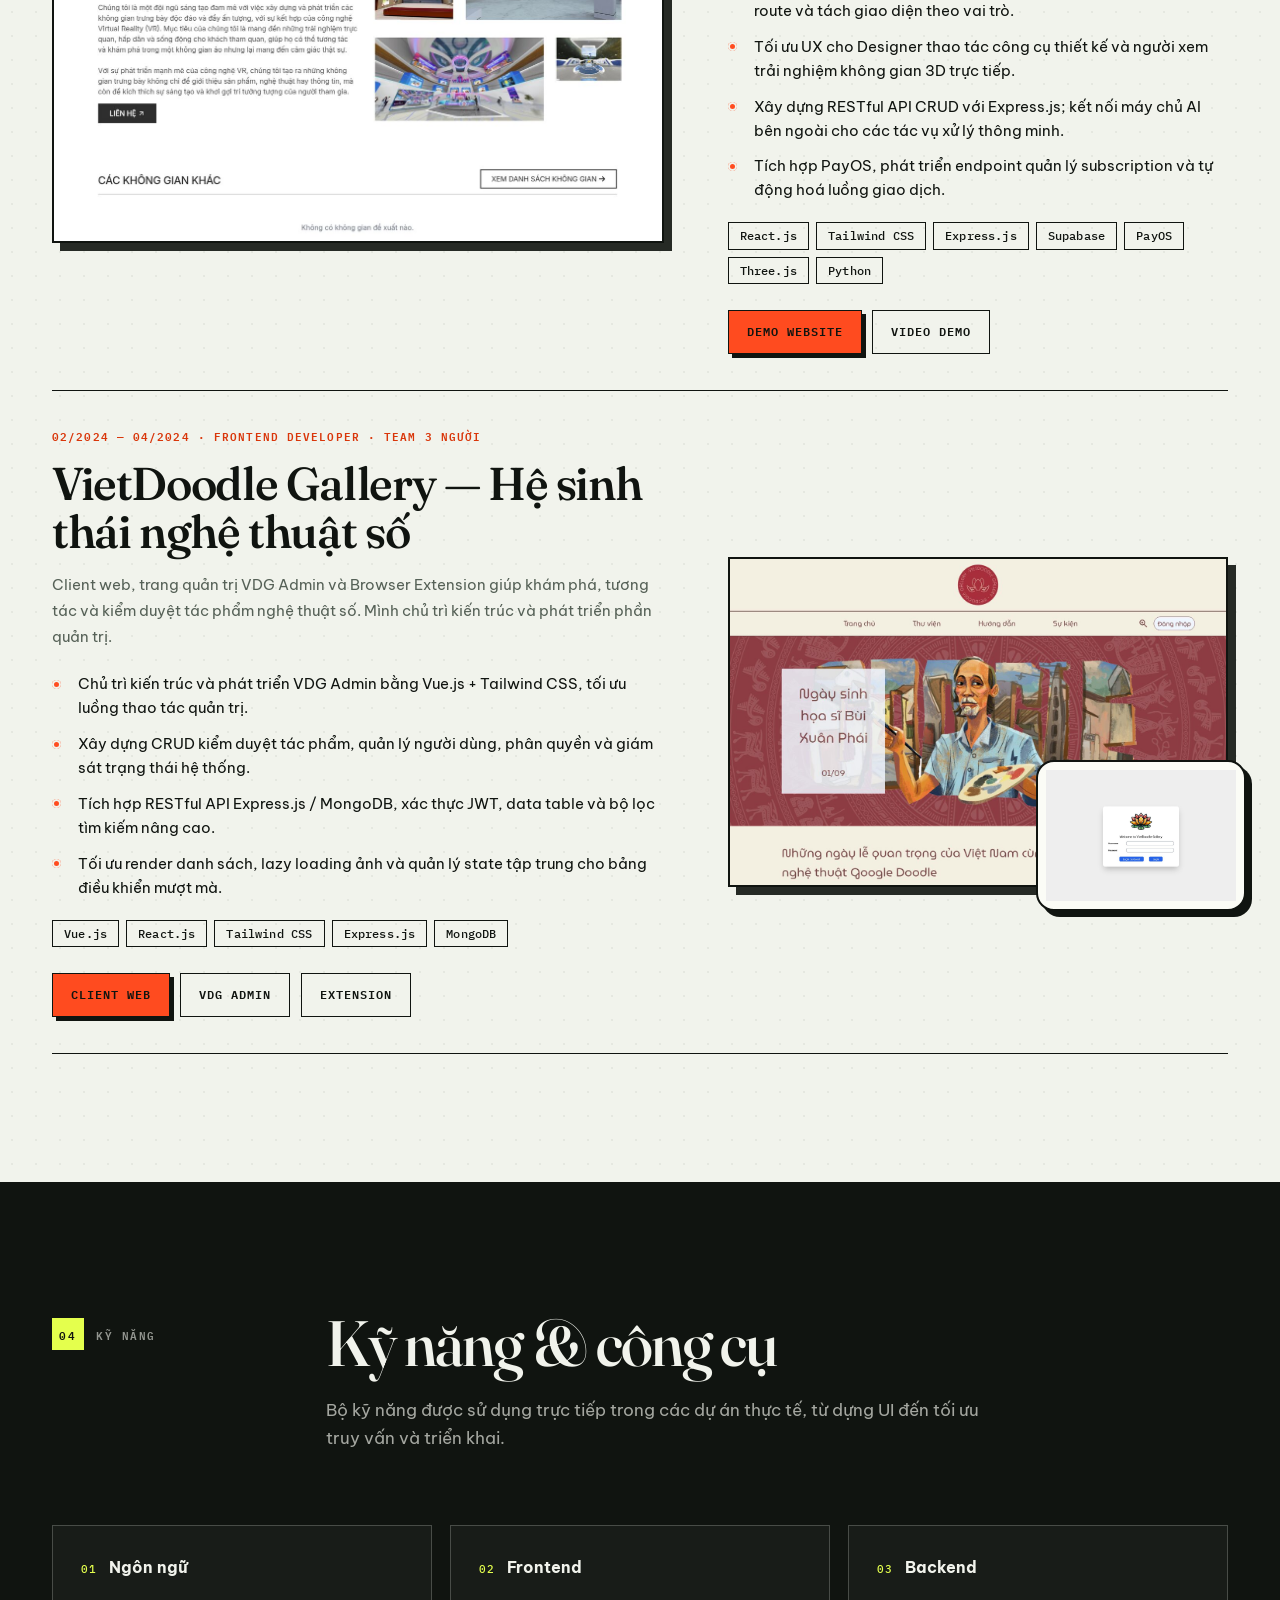
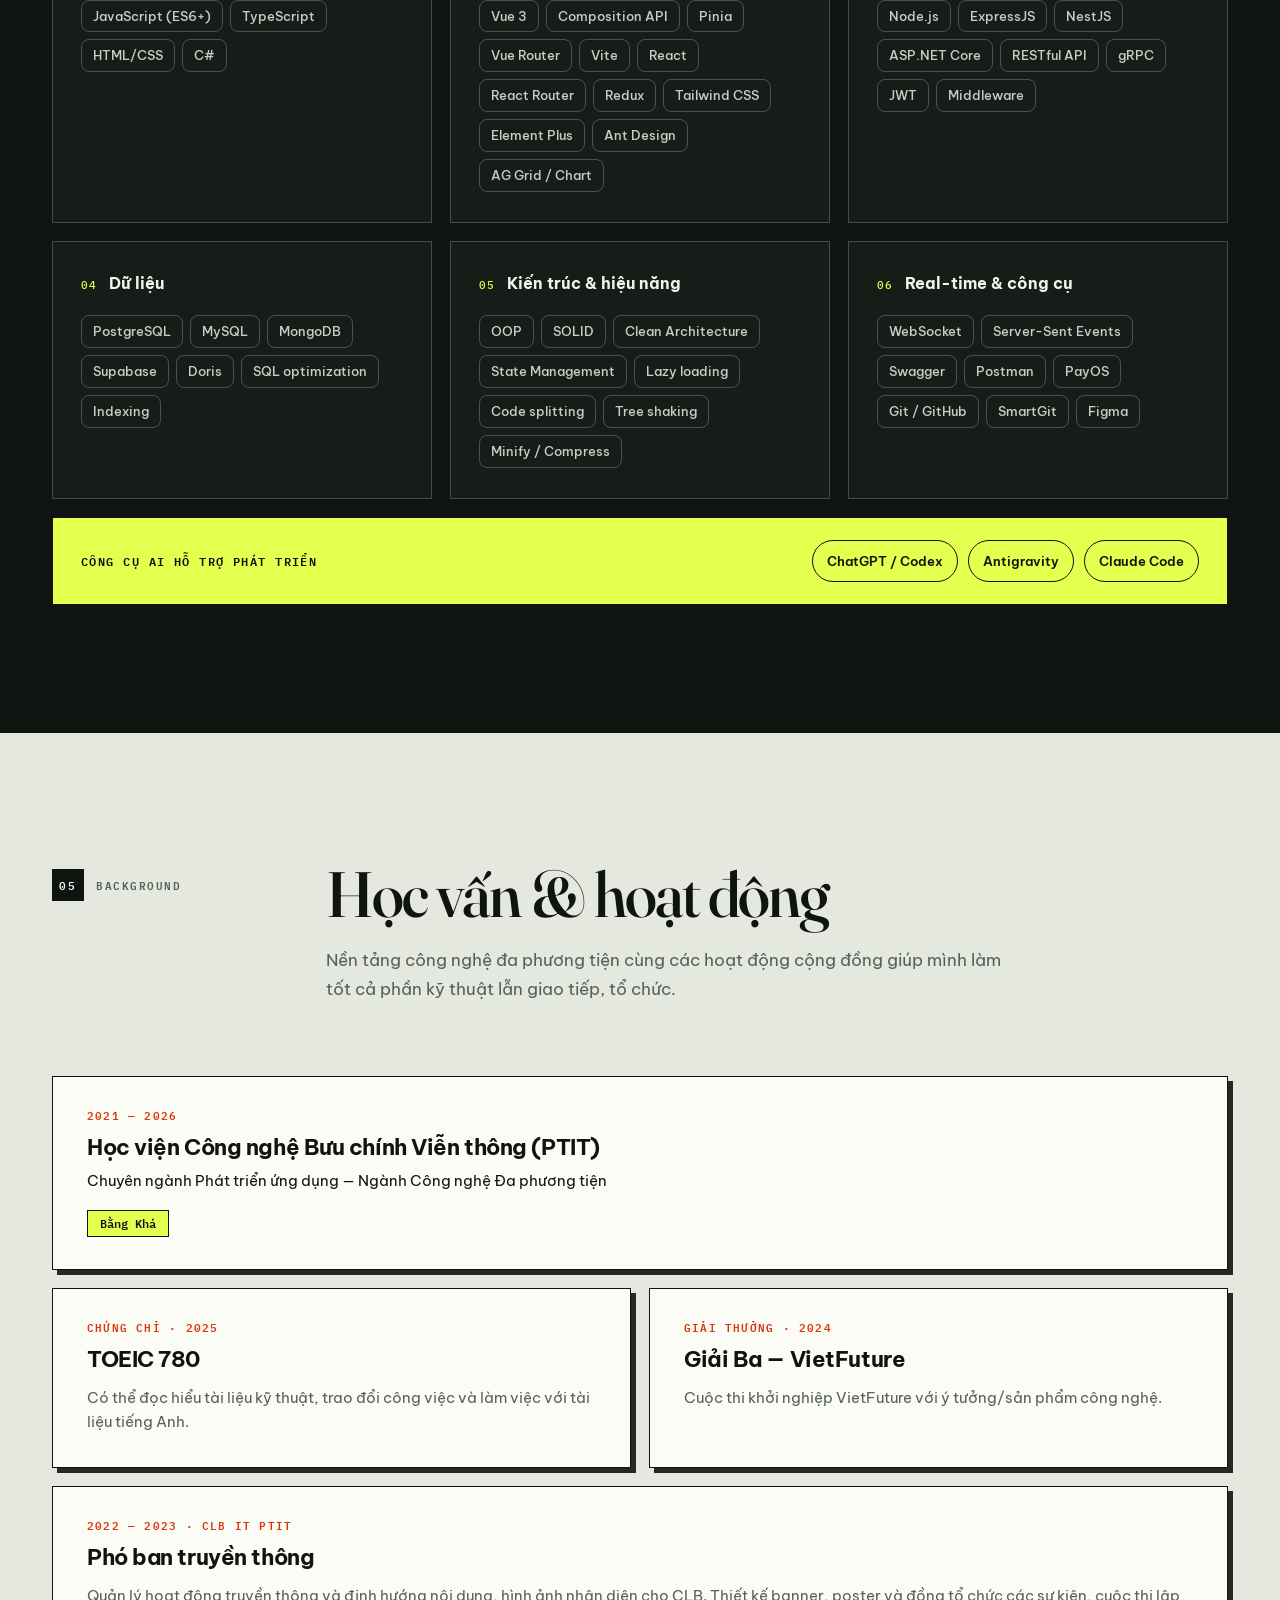
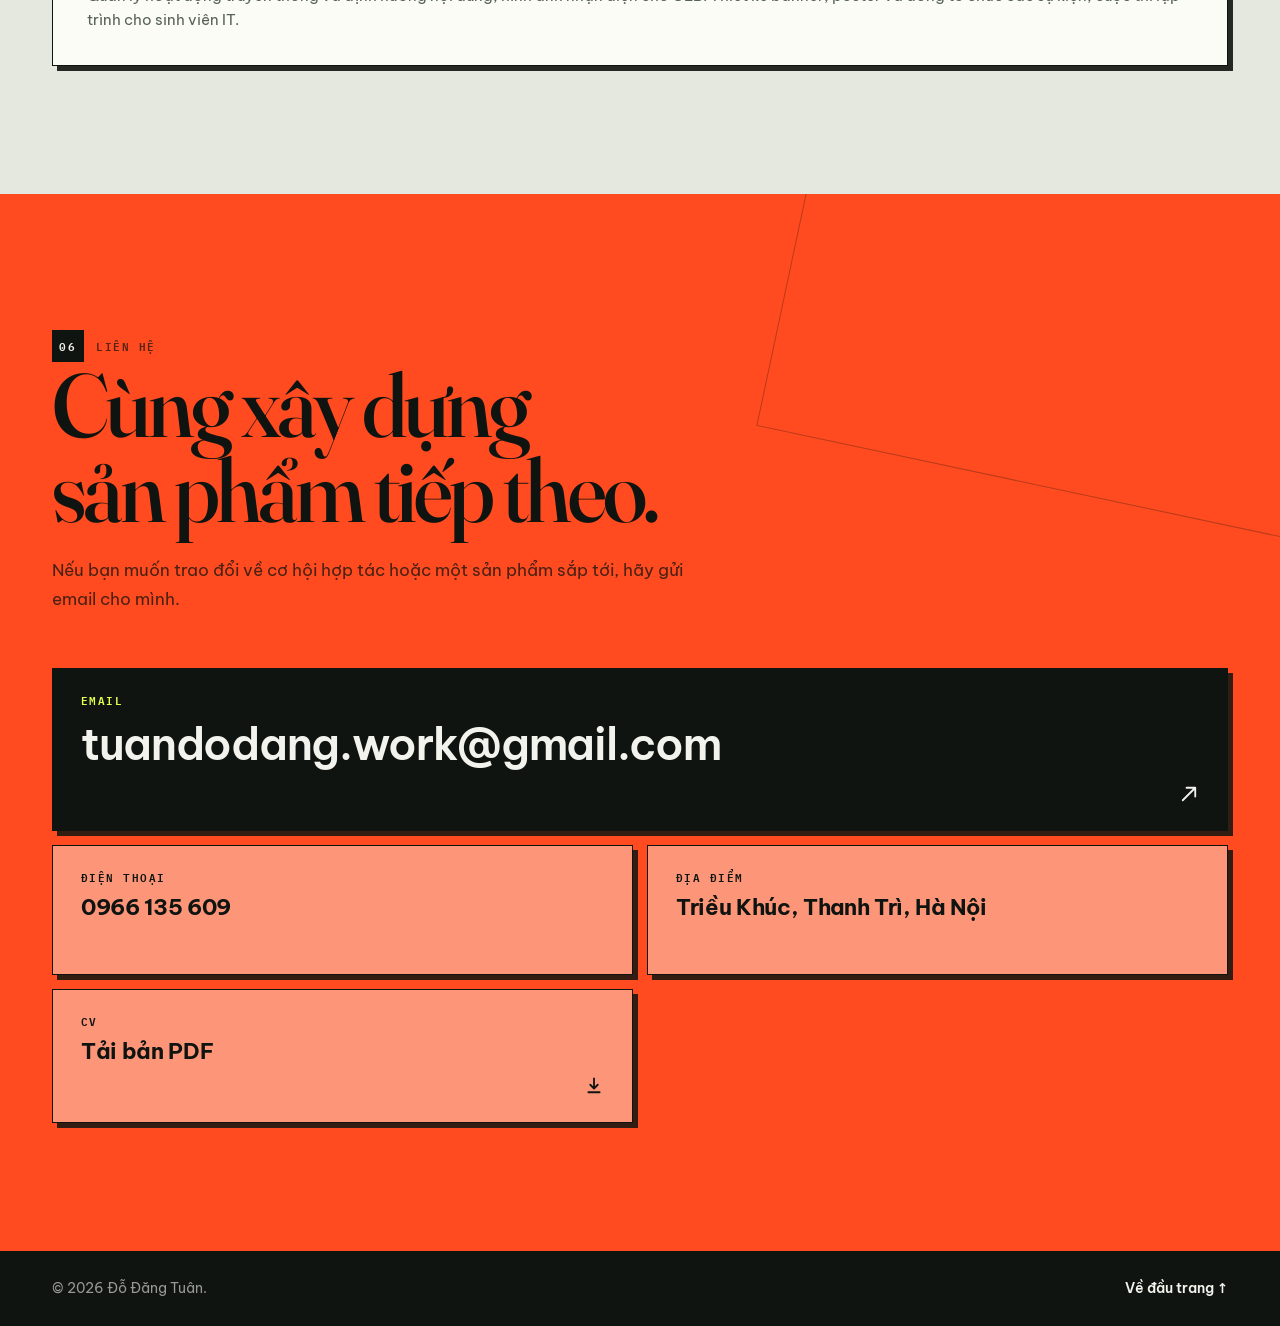
<file: v1.1.0/index.html>
<!doctype html>
<html lang="vi">
  <head>
    <meta charset="utf-8" />
    <meta name="viewport" content="width=device-width, initial-scale=1" />
    <title>Đỗ Đăng Tuân — Fullstack Developer (Vue / React / .NET)</title>
    <meta
      name="description"
      content="CV online của Đỗ Đăng Tuân — Fullstack Developer với hơn 2 năm kinh nghiệm Vue 3, TypeScript và React; 6 tháng backend .NET Core, PostgreSQL, Doris."
    />
    <meta name="theme-color" content="#f1f3ec" />
    <meta name="version" content="1.1.0" />
    <meta name="build-date" content="2026-10-25" />
    <meta property="og:type" content="website" />
    <meta property="og:title" content="Đỗ Đăng Tuân — Fullstack Developer" />
    <meta
      property="og:description"
      content="Hơn 2 năm frontend với Vue 3 & TypeScript, 6 tháng backend .NET Core. Lead Frontend cho hệ thống ERP nội bộ GPlay Hub."
    />
    <meta property="og:image" content="../assets/og-cover.jpg" />
    <link rel="icon" href="../favicon.svg" type="image/svg+xml" />
    <link rel="stylesheet" href="../assets/fonts/fonts.css" />
    <link rel="stylesheet" href="styles.css" />
  </head>
  <body id="top">
    <a class="skip-link" href="#main">Bỏ qua điều hướng</a>

    <header class="site-header">
      <div class="wrap header-inner">
        <a class="brand" href="#top" aria-label="Đỗ Đăng Tuân — về đầu trang">
          <span class="brand-copy">
            <strong>Đỗ Đăng Tuân</strong>
            <small>Fullstack Developer</small>
          </span>
        </a>

        <nav class="site-nav" aria-label="Điều hướng chính">
          <a href="#about">Giới thiệu</a>
          <a href="#experience">Kinh nghiệm</a>
          <a href="#projects">Dự án</a>
          <a href="#skills">Kỹ năng</a>
          <a href="#contact">Liên hệ</a>
        </nav>

        <div class="header-actions">
          <a
            class="btn btn-outline btn-sm"
            href="../assets/Do-Dang-Tuan-CV.pdf"
            download
            aria-label="Tải CV PDF"
          >
            <span>Tải CV</span>
            <svg class="icon" viewBox="0 0 16 16" aria-hidden="true">
              <path d="M8 2v8m0 0 3-3m-3 3L5 7M3.5 13h9" />
            </svg>
          </a>
          <button
            class="menu-toggle"
            type="button"
            aria-expanded="false"
            aria-controls="mobile-nav"
          >
            <span></span><span></span><span></span>
            <span class="sr-only">Mở menu</span>
          </button>
        </div>
      </div>

      <div class="mobile-nav" id="mobile-nav" hidden>
        <a href="#about">Giới thiệu</a>
        <a href="#experience">Kinh nghiệm</a>
        <a href="#projects">Dự án</a>
        <a href="#skills">Kỹ năng</a>
        <a href="#contact">Liên hệ</a>
        <a class="mobile-nav-cv" href="../assets/Do-Dang-Tuan-CV.pdf" download
          >Tải CV PDF</a
        >
      </div>
    </header>

    <main id="main">
      <!-- ================= HERO ================= -->
      <section class="hero">
        <div class="hero-grid-lines" aria-hidden="true"></div>
        <div class="wrap hero-grid">
          <div class="hero-copy reveal">
            <p class="eyebrow">
              <span class="eyebrow-dot"></span> Hà Nội, Việt Nam · Fullstack
              Developer
            </p>

            <h1 class="hero-name">Đỗ Đăng <em>Tuân</em></h1>

            <p class="hero-role">
              Frontend vững — Backend <mark>thực chiến</mark> — Sản phẩm hoàn
              thiện.
            </p>

            <p class="hero-lede">
              Hơn <strong>2 năm kinh nghiệm</strong> với Vue 3 và TypeScript,
              cùng 6 tháng làm backend .NET Core, PostgreSQL và Doris. Hiện là
              Fullstack Developer kiêm Lead Frontend cho hệ thống ERP nội bộ
              GPlay Hub.
            </p>

            <div class="hero-cta">
              <a class="btn btn-primary" href="#projects">
                Xem dự án
                <svg class="icon" viewBox="0 0 16 16" aria-hidden="true">
                  <path d="M3 13 13 3M6 3h7v7" />
                </svg>
              </a>
              <a
                class="btn btn-line"
                href="../assets/Do-Dang-Tuan-CV.pdf"
                download
              >
                Tải CV PDF
                <svg class="icon" viewBox="0 0 16 16" aria-hidden="true">
                  <path d="M8 2v8m0 0 3-3m-3 3L5 7M3.5 13h9" />
                </svg>
              </a>
            </div>

            <ul class="hero-links">
              <li>
                <a href="mailto:tuandodang.work@gmail.com">
                  <svg class="icon" viewBox="0 0 16 16" aria-hidden="true">
                    <rect x="1.5" y="3" width="13" height="10" rx="2" />
                    <path d="m2.5 4.5 5.5 4 5.5-4" />
                  </svg>
                  tuandodang.work@gmail.com
                </a>
              </li>
              <li>
                <a href="tel:+84966135609">
                  <svg class="icon" viewBox="0 0 16 16" aria-hidden="true">
                    <path
                      d="M3 2.5h3l1 3-1.7 1.2a10 10 0 0 0 4 4L10.5 9l3 1v3a1 1 0 0 1-1.1 1C6.9 13.5 2.5 9.1 2 3.6a1 1 0 0 1 1-1.1Z"
                    />
                  </svg>
                  0966 135 609
                </a>
              </li>
              <li class="hero-links-location">
                <svg class="icon" viewBox="0 0 16 16" aria-hidden="true">
                  <path d="M8 14.5s5-4.2 5-8a5 5 0 1 0-10 0c0 3.8 5 8 5 8Z" />
                  <circle cx="8" cy="6.5" r="1.8" />
                </svg>
                Triều Khúc, Thanh Trì, Hà Nội
              </li>
            </ul>
          </div>

          <div class="hero-visual reveal">
            <div class="portrait-card">
              <img
                src="../assets/portrait.png"
                width="660"
                height="884"
                alt="Ảnh chân dung Đỗ Đăng Tuân"
                fetchpriority="high"
              />
              <span class="portrait-tag">Fullstack Developer</span>
              <span class="chip chip-1">Vue 3</span>
              <span class="chip chip-2">TypeScript</span>
              <span class="chip chip-3">.NET</span>
            </div>

            <aside class="hero-note">
              <p class="hero-note-label">
                <span class="pulse"></span> Hiện tại
              </p>
              <strong>Fullstack Developer @ Global Play Studio</strong>
              <p>
                Lead Frontend cho GPlay Hub — ERP nội bộ phục vụ quản lý dự án,
                nhân sự và dữ liệu quảng cáo.
              </p>
            </aside>
          </div>
        </div>

        <div class="wrap">
          <dl class="stats reveal" aria-label="Các số liệu nổi bật">
            <div class="stat">
              <dt>Kinh nghiệm</dt>
              <dd>
                <strong data-count="2" data-suffix="+">2+</strong
                ><span>năm với Vue 3 &amp; TypeScript</span>
              </dd>
            </div>
            <div class="stat">
              <dt>Dự án</dt>
              <dd>
                <strong data-count="4">4</strong
                ><span>sản phẩm đã triển khai thực tế</span>
              </dd>
            </div>
            <div class="stat">
              <dt>Vai trò</dt>
              <dd>
                <strong>Lead FE</strong
                ><span>dẫn dắt team 4 người tại GPlay</span>
              </dd>
            </div>
            <div class="stat">
              <dt>Tiếng Anh</dt>
              <dd>
                <strong data-count="780">780</strong
                ><span>TOEIC · đọc hiểu tài liệu kỹ thuật</span>
              </dd>
            </div>
          </dl>
        </div>

        <div class="marquee" aria-hidden="true">
          <div class="marquee-track">
            <span>Vue 3</span><span>TypeScript</span><span>React</span
            ><span>.NET Core</span><span>PostgreSQL</span><span>Doris</span
            ><span>Clean Architecture</span><span>Tailwind CSS</span>
            <span>Vue 3</span><span>TypeScript</span><span>React</span
            ><span>.NET Core</span><span>PostgreSQL</span><span>Doris</span
            ><span>Clean Architecture</span><span>Tailwind CSS</span>
          </div>
        </div>
      </section>

      <!-- ================= ABOUT ================= -->
      <section class="section" id="about">
        <div class="wrap">
          <header class="section-head reveal">
            <p class="section-kicker"><span>01</span> Giới thiệu</p>
            <div>
              <h2>Tư duy sản phẩm,<br />kỹ năng fullstack.</h2>
              <p class="section-lead">
                Mình không chỉ code giao diện. Mình làm rõ yêu cầu, thiết kế
                luồng dữ liệu và hoàn thiện sản phẩm đến khi chạy ổn định trong
                môi trường thật.
              </p>
            </div>
          </header>

          <div class="about-grid">
            <div class="about-story reveal">
              <p>
                Bắt đầu từ frontend với Vue.js, mình tập trung vào
                <strong>clean architecture</strong>, quản lý state và tối ưu
                hiệu năng cho những màn hình nhiều dữ liệu. Sau đó, mình mở rộng
                sang backend để hiểu trọn vẹn luồng dữ liệu: API, xác thực, cơ
                sở dữ liệu và triển khai.
              </p>
              <p>
                Ở Global Play Studio, mình dẫn dắt 2 bạn frontend trong team 4
                người, trực tiếp làm việc với BA để chuyển yêu cầu nghiệp vụ
                phức tạp thành giao diện dễ dùng. Mình cũng chủ động dùng công
                cụ AI để tăng tốc, nhưng luôn refactor và chuẩn hoá code trước
                khi bàn giao.
              </p>

              <ul class="fact-list">
                <li><span>Vị trí</span><strong>Fullstack Developer</strong></li>
                <li>
                  <span>Kinh nghiệm</span
                  ><strong>2+ năm frontend · 6 tháng backend</strong>
                </li>
                <li>
                  <span>Học vấn</span
                  ><strong>PTIT · Công nghệ Đa phương tiện</strong>
                </li>
                <li><span>Địa điểm</span><strong>Hà Nội, Việt Nam</strong></li>
              </ul>
            </div>

            <div class="about-cards">
              <article class="about-card reveal">
                <p class="about-card-index">01 / Frontend</p>
                <h3>Giao diện nhanh, sạch, dễ mở rộng</h3>
                <p>
                  Vue 3, TypeScript và React là bộ công cụ chính. Mình xây UI
                  theo Figma, quản lý state bằng Pinia/Redux và tối ưu render
                  cho bảng dữ liệu lớn với AG Grid.
                </p>
              </article>
              <article class="about-card reveal">
                <p class="about-card-index">02 / Backend</p>
                <h3>API ổn định, dữ liệu nhất quán</h3>
                <p>
                  Thiết kế RESTful API theo Clean Architecture với .NET Core và
                  ExpressJS; xác thực JWT/Middleware, tối ưu SQL và indexing
                  trên PostgreSQL, Doris, MongoDB.
                </p>
              </article>
              <article class="about-card reveal">
                <p class="about-card-index">03 / Cách làm việc</p>
                <h3>Hiểu nghiệp vụ trước khi viết code</h3>
                <p>
                  Làm rõ yêu cầu, chia nhỏ tính năng và ưu tiên khả năng bảo
                  trì. AI là công cụ tăng tốc, không thay thế tư duy hệ thống và
                  trách nhiệm với sản phẩm.
                </p>
              </article>
            </div>
          </div>
        </div>
      </section>

      <!-- ================= EXPERIENCE ================= -->
      <section class="section section-tint" id="experience">
        <div class="wrap">
          <header class="section-head reveal">
            <p class="section-kicker"><span>02</span> Kinh nghiệm</p>
            <div>
              <h2>Kinh nghiệm làm việc</h2>
              <p class="section-lead">
                Từ phân tích yêu cầu, thiết kế giải pháp đến triển khai và bàn
                giao — mình tham gia xuyên suốt vòng đời sản phẩm.
              </p>
            </div>
          </header>

          <article class="job reveal">
            <header class="job-head">
              <div class="job-identity">
                <span class="job-logo" aria-hidden="true">GP</span>
                <div>
                  <h3>Global Play Studio</h3>
                  <p>Fullstack Developer · <strong>Lead Frontend</strong></p>
                </div>
              </div>
              <div class="job-meta">
                <span class="pill pill-now">04/2024 — Nay</span>
                <span class="pill">Team 4 người</span>
              </div>
            </header>

            <div class="job-body">
              <div class="job-overview">
                <p class="job-project">
                  GPlay Hub — Hệ thống quản trị nội bộ AIO
                </p>
                <p class="job-desc">
                  Nền tảng ERP all-in-one phục vụ quản lý dự án nội bộ, điều
                  phối nguồn lực và tự động hoá phân tích dữ liệu quảng cáo tập
                  trung.
                </p>
                <ul class="tag-list" aria-label="Công nghệ sử dụng">
                  <li>Vue 3</li>
                  <li>TypeScript</li>
                  <li>Tailwind CSS</li>
                  <li>AG Grid</li>
                  <li>.NET Core</li>
                  <li>PostgreSQL</li>
                  <li>Doris</li>
                  <li>gRPC</li>
                </ul>
                <a
                  class="text-link"
                  href="https://gplayhub.com"
                  target="_blank"
                  rel="noopener noreferrer"
                >
                  gplayhub.com
                  <svg class="icon" viewBox="0 0 16 16" aria-hidden="true">
                    <path d="M3 13 13 3M6 3h7v7" />
                  </svg>
                </a>

                <figure
                  class="browser-shot"
                  aria-label="Ảnh chụp màn hình đăng nhập GPlay Hub"
                >
                  <div class="browser-bar" aria-hidden="true">
                    <i></i><i></i><i></i><span>gplayhub.com</span>
                  </div>
                  <img
                    src="../assets/gplayhub.jpg"
                    width="1280"
                    height="820"
                    loading="lazy"
                    alt="Màn hình đăng nhập hệ thống GPlay Hub"
                  />
                </figure>
              </div>

              <div class="job-duties">
                <div class="duty-group">
                  <h4>
                    <svg class="icon" viewBox="0 0 16 16" aria-hidden="true">
                      <path d="m5 3-4 5 4 5M11 3l4 5-4 5" />
                    </svg>
                    Frontend — Lead
                  </h4>
                  <ul>
                    <li>
                      Dẫn dắt 2 thành viên frontend; phối hợp BA phân tích, làm
                      rõ yêu cầu và chia nhỏ tính năng theo từng nghiệp vụ.
                    </li>
                    <li>
                      Xây dựng các phân hệ quản lý nhân sự, báo cáo &amp; chi
                      phí dự án, quản lý công việc, ticket, bug tracking và dữ
                      liệu quảng cáo (UA).
                    </li>
                    <li>
                      Thiết kế phân quyền theo Role, kiểm soát truy cập
                      Page/Route và hiển thị chức năng theo vai trò.
                    </li>
                    <li>
                      Hiện thực UI theo Figma; tối ưu bảng dữ liệu lớn với AG
                      Grid, Element Plus và Tailwind CSS; đề xuất cải tiến
                      UI/UX.
                    </li>
                  </ul>
                </div>

                <div class="duty-group">
                  <h4>
                    <svg class="icon" viewBox="0 0 16 16" aria-hidden="true">
                      <rect x="1.5" y="2.5" width="13" height="11" rx="2" />
                      <path d="M1.5 6.5h13M5 10h6" />
                    </svg>
                    Backend &amp; tích hợp
                  </h4>
                  <ul>
                    <li>
                      Thiết kế RESTful API theo Clean Architecture với C#
                      (.NET); xây dựng Data Access Layer, tối ưu SQL query và
                      indexing để giảm độ trễ.
                    </li>
                    <li>
                      Xây dựng xác thực &amp; phân quyền phía server (JWT,
                      Middleware), validation đầu vào, logging và xử lý lỗi tập
                      trung.
                    </li>
                    <li>
                      Làm việc với PostgreSQL, Doris và gRPC; đảm bảo luồng dữ
                      liệu nhất quán giữa frontend và database.
                    </li>
                  </ul>
                </div>
              </div>
            </div>

            <div class="subproject reveal">
              <div class="subproject-media">
                <img
                  src="../assets/landing.jpg"
                  width="1280"
                  height="889"
                  loading="lazy"
                  alt="Trang chủ website Global Play Studio"
                />
              </div>
              <div class="subproject-body">
                <p class="subproject-meta">GPlay Studio · Landing Page</p>
                <h3>Website doanh nghiệp hoàn thành trong 1 tuần</h3>
                <p>
                  Đảm nhiệm toàn bộ kiến trúc frontend với React, TypeScript và
                  Vite; tối ưu tốc độ tải, responsive và bàn giao đúng hạn.
                </p>
                <ul class="duty-list-compact">
                  <li>
                    Dùng AI hỗ trợ sinh giao diện và tối ưu CSS, sau đó refactor
                    thành hệ thống UI component độc lập theo clean architecture.
                  </li>
                  <li>
                    Phối hợp nội dung, hình ảnh và kiểm thử để sản phẩm sẵn sàng
                    công bố chỉ sau 7 ngày.
                  </li>
                </ul>
                <a
                  class="text-link"
                  href="https://landing-page-demo-blue.vercel.app"
                  target="_blank"
                  rel="noopener noreferrer"
                >
                  Xem website
                  <svg class="icon" viewBox="0 0 16 16" aria-hidden="true">
                    <path d="M3 13 13 3M6 3h7v7" />
                  </svg>
                </a>
              </div>
            </div>
          </article>
        </div>
      </section>

      <!-- ================= PROJECTS ================= -->
      <section class="section" id="projects">
        <div class="wrap">
          <header class="section-head reveal">
            <p class="section-kicker"><span>03</span> Dự án</p>
            <div>
              <h2>Dự án nổi bật</h2>
              <p class="section-lead">
                Hai sản phẩm mình tham gia từ những ngày đầu: một nền tảng 3D
                trên web và một hệ sinh thái nghệ thuật số gồm web, admin và
                browser extension.
              </p>
            </div>
          </header>

          <article class="project reveal">
            <div class="project-media">
              <a
                href="https://test-do-an.vercel.app"
                target="_blank"
                rel="noopener noreferrer"
                aria-label="Mở demo VExpo"
              >
                <img
                  src="../assets/vexpo.jpg"
                  width="1280"
                  height="809"
                  loading="lazy"
                  alt="Không gian triển lãm 3D trên nền tảng VExpo"
                />
                <span class="project-media-cta"
                  >Mở demo
                  <svg class="icon" viewBox="0 0 16 16" aria-hidden="true">
                    <path d="M3 13 13 3M6 3h7v7" /></svg
                ></span>
              </a>
            </div>
            <div class="project-content">
              <p class="project-meta">
                09/2025 — 12/2025 · Fullstack Developer · Team 3 người
              </p>
              <h3>VExpo — Triển lãm 3D trên nền web</h3>
              <p class="project-desc">
                Nền tảng cho phép người dùng tự thiết kế, tùy biến và xuất bản
                không gian triển lãm 3D ngay trên trình duyệt. Mình phụ trách
                frontend, xây dựng backend API và tích hợp thanh toán.
              </p>
              <ul class="project-points">
                <li>
                  Phân quyền 4 vai trò Guest / User / Designer / Admin; kiểm
                  soát route và tách giao diện theo vai trò.
                </li>
                <li>
                  Tối ưu UX cho Designer thao tác công cụ thiết kế và người xem
                  trải nghiệm không gian 3D trực tiếp.
                </li>
                <li>
                  Xây dựng RESTful API CRUD với Express.js; kết nối máy chủ AI
                  bên ngoài cho các tác vụ xử lý thông minh.
                </li>
                <li>
                  Tích hợp PayOS, phát triển endpoint quản lý subscription và tự
                  động hoá luồng giao dịch.
                </li>
              </ul>
              <ul class="tag-list">
                <li>React.js</li>
                <li>Tailwind CSS</li>
                <li>Express.js</li>
                <li>Supabase</li>
                <li>PayOS</li>
                <li>Three.js</li>
                <li>Python</li>
              </ul>
              <div class="project-links">
                <a
                  class="btn btn-primary btn-sm"
                  href="https://test-do-an.vercel.app"
                  target="_blank"
                  rel="noopener noreferrer"
                  >Demo website</a
                >
                <a
                  class="btn btn-line btn-sm"
                  href="https://drive.google.com/file/d/1wAc-a4cCOZ9nj1nXMOQ4rdUjirfh0ALI/view?usp=sharing"
                  target="_blank"
                  rel="noopener noreferrer"
                  >Video demo</a
                >
              </div>
            </div>
          </article>

          <article class="project project-reverse reveal">
            <div class="project-media">
              <a
                href="https://viet-doodle-gallery.vercel.app/"
                target="_blank"
                rel="noopener noreferrer"
                aria-label="Mở website VietDoodle Gallery"
              >
                <img
                  src="../assets/vietdoodle.jpg"
                  width="1280"
                  height="889"
                  loading="lazy"
                  alt="Giao diện website VietDoodle Gallery"
                />
                <span class="project-media-cta"
                  >Mở website
                  <svg class="icon" viewBox="0 0 16 16" aria-hidden="true">
                    <path d="M3 13 13 3M6 3h7v7" /></svg
                ></span>
              </a>
              <div class="media-stack">
                <a
                  href="https://vdgadmin.vercel.app/"
                  target="_blank"
                  rel="noopener noreferrer"
                  aria-label="Mở trang quản trị VDG Admin"
                >
                  <img
                    src="../assets/vdg-admin.jpg"
                    width="1280"
                    height="889"
                    loading="lazy"
                    alt="Màn hình đăng nhập trang quản trị VDG Admin"
                  />
                </a>
              </div>
            </div>
            <div class="project-content">
              <p class="project-meta">
                02/2024 — 04/2024 · Frontend Developer · Team 3 người
              </p>
              <h3>VietDoodle Gallery — Hệ sinh thái nghệ thuật số</h3>
              <p class="project-desc">
                Client web, trang quản trị VDG Admin và Browser Extension giúp
                khám phá, tương tác và kiểm duyệt tác phẩm nghệ thuật số. Mình
                chủ trì kiến trúc và phát triển phần quản trị.
              </p>
              <ul class="project-points">
                <li>
                  Chủ trì kiến trúc và phát triển VDG Admin bằng Vue.js +
                  Tailwind CSS, tối ưu luồng thao tác quản trị.
                </li>
                <li>
                  Xây dựng CRUD kiểm duyệt tác phẩm, quản lý người dùng, phân
                  quyền và giám sát trạng thái hệ thống.
                </li>
                <li>
                  Tích hợp RESTful API Express.js / MongoDB, xác thực JWT, data
                  table và bộ lọc tìm kiếm nâng cao.
                </li>
                <li>
                  Tối ưu render danh sách, lazy loading ảnh và quản lý state tập
                  trung cho bảng điều khiển mượt mà.
                </li>
              </ul>
              <ul class="tag-list">
                <li>Vue.js</li>
                <li>React.js</li>
                <li>Tailwind CSS</li>
                <li>Express.js</li>
                <li>MongoDB</li>
              </ul>
              <div class="project-links">
                <a
                  class="btn btn-primary btn-sm"
                  href="https://viet-doodle-gallery.vercel.app/"
                  target="_blank"
                  rel="noopener noreferrer"
                  >Client web</a
                >
                <a
                  class="btn btn-line btn-sm"
                  href="https://vdgadmin.vercel.app/"
                  target="_blank"
                  rel="noopener noreferrer"
                  >VDG Admin</a
                >
                <a
                  class="btn btn-line btn-sm"
                  href="https://chromewebstore.google.com/detail/vietdoodle-gallery/kallkjgnjobgebgdlmdffihffoiibajf"
                  target="_blank"
                  rel="noopener noreferrer"
                  >Extension</a
                >
              </div>
            </div>
          </article>
        </div>
      </section>

      <!-- ================= SKILLS ================= -->
      <section class="section section-dark" id="skills">
        <div class="wrap">
          <header class="section-head reveal">
            <p class="section-kicker"><span>04</span> Kỹ năng</p>
            <div>
              <h2>Kỹ năng &amp; công cụ</h2>
              <p class="section-lead">
                Bộ kỹ năng được sử dụng trực tiếp trong các dự án thực tế, từ
                dựng UI đến tối ưu truy vấn và triển khai.
              </p>
            </div>
          </header>

          <div class="skills-grid">
            <article class="skill-group reveal">
              <h3><span>01</span> Ngôn ngữ</h3>
              <ul>
                <li>JavaScript (ES6+)</li>
                <li>TypeScript</li>
                <li>HTML/CSS</li>
                <li>C#</li>
              </ul>
            </article>
            <article class="skill-group reveal">
              <h3><span>02</span> Frontend</h3>
              <ul>
                <li>Vue 3</li>
                <li>Composition API</li>
                <li>Pinia</li>
                <li>Vue Router</li>
                <li>Vite</li>
                <li>React</li>
                <li>React Router</li>
                <li>Redux</li>
                <li>Tailwind CSS</li>
                <li>Element Plus</li>
                <li>Ant Design</li>
                <li>AG Grid / Chart</li>
              </ul>
            </article>
            <article class="skill-group reveal">
              <h3><span>03</span> Backend</h3>
              <ul>
                <li>Node.js</li>
                <li>ExpressJS</li>
                <li>NestJS</li>
                <li>ASP.NET Core</li>
                <li>RESTful API</li>
                <li>gRPC</li>
                <li>JWT</li>
                <li>Middleware</li>
              </ul>
            </article>
            <article class="skill-group reveal">
              <h3><span>04</span> Dữ liệu</h3>
              <ul>
                <li>PostgreSQL</li>
                <li>MySQL</li>
                <li>MongoDB</li>
                <li>Supabase</li>
                <li>Doris</li>
                <li>SQL optimization</li>
                <li>Indexing</li>
              </ul>
            </article>
            <article class="skill-group reveal">
              <h3><span>05</span> Kiến trúc &amp; hiệu năng</h3>
              <ul>
                <li>OOP</li>
                <li>SOLID</li>
                <li>Clean Architecture</li>
                <li>State Management</li>
                <li>Lazy loading</li>
                <li>Code splitting</li>
                <li>Tree shaking</li>
                <li>Minify / Compress</li>
              </ul>
            </article>
            <article class="skill-group reveal">
              <h3><span>06</span> Real-time &amp; công cụ</h3>
              <ul>
                <li>WebSocket</li>
                <li>Server-Sent Events</li>
                <li>Swagger</li>
                <li>Postman</li>
                <li>PayOS</li>
                <li>Git / GitHub</li>
                <li>SmartGit</li>
                <li>Figma</li>
              </ul>
            </article>
          </div>

          <div class="ai-tools reveal">
            <p>Công cụ AI hỗ trợ phát triển</p>
            <ul>
              <li>ChatGPT / Codex</li>
              <li>Antigravity</li>
              <li>Claude Code</li>
            </ul>
          </div>
        </div>
      </section>

      <!-- ================= EDUCATION ================= -->
      <section class="section section-tint" id="education">
        <div class="wrap">
          <header class="section-head reveal">
            <p class="section-kicker"><span>05</span> Background</p>
            <div>
              <h2>Học vấn &amp; hoạt động</h2>
              <p class="section-lead">
                Nền tảng công nghệ đa phương tiện cùng các hoạt động cộng đồng
                giúp mình làm tốt cả phần kỹ thuật lẫn giao tiếp, tổ chức.
              </p>
            </div>
          </header>

          <div class="background-grid">
            <article class="background-card background-card-wide reveal">
              <p class="background-label">2021 — 2026</p>
              <h3>Học viện Công nghệ Bưu chính Viễn thông (PTIT)</h3>
              <p class="background-sub">
                Chuyên ngành Phát triển ứng dụng — Ngành Công nghệ Đa phương
                tiện
              </p>
              <p class="background-meta">Bằng Khá</p>
            </article>

            <article class="background-card reveal">
              <p class="background-label">Chứng chỉ · 2025</p>
              <h3>TOEIC 780</h3>
              <p>
                Có thể đọc hiểu tài liệu kỹ thuật, trao đổi công việc và làm
                việc với tài liệu tiếng Anh.
              </p>
            </article>

            <article class="background-card reveal">
              <p class="background-label">Giải thưởng · 2024</p>
              <h3>Giải Ba — VietFuture</h3>
              <p>
                Cuộc thi khởi nghiệp VietFuture với ý tưởng/sản phẩm công nghệ.
              </p>
            </article>

            <article class="background-card background-card-wide reveal">
              <p class="background-label">2022 — 2023 · CLB IT PTIT</p>
              <h3>Phó ban truyền thông</h3>
              <p>
                Quản lý hoạt động truyền thông và định hướng nội dung, hình ảnh
                nhận diện cho CLB. Thiết kế banner, poster và đồng tổ chức các
                sự kiện, cuộc thi lập trình cho sinh viên IT.
              </p>
            </article>
          </div>
        </div>
      </section>

      <!-- ================= CONTACT ================= -->
      <section class="section contact" id="contact">
        <div class="wrap">
          <div class="contact-head reveal">
            <p class="section-kicker section-kicker-light">
              <span>06</span> Liên hệ
            </p>
            <h2>Cùng xây dựng<br />sản phẩm tiếp theo.</h2>
            <p>
              Nếu bạn muốn trao đổi về cơ hội hợp tác hoặc một sản phẩm sắp tới,
              hãy gửi email cho mình.
            </p>
          </div>

          <div class="contact-grid">
            <a
              class="contact-card contact-card-main reveal"
              href="mailto:tuandodang.work@gmail.com"
            >
              <span class="contact-card-label">Email</span>
              <strong>tuandodang.work@gmail.com</strong>
              <svg class="icon" viewBox="0 0 16 16" aria-hidden="true">
                <path d="M3 13 13 3M6 3h7v7" />
              </svg>
            </a>
            <a class="contact-card reveal" href="tel:+84966135609">
              <span class="contact-card-label">Điện thoại</span>
              <strong>0966 135 609</strong>
            </a>
            <div class="contact-card reveal">
              <span class="contact-card-label">Địa điểm</span>
              <strong>Triều Khúc, Thanh Trì, Hà Nội</strong>
            </div>
            <a
              class="contact-card reveal"
              href="../assets/Do-Dang-Tuan-CV.pdf"
              download
            >
              <span class="contact-card-label">CV</span>
              <strong>Tải bản PDF</strong>
              <svg class="icon" viewBox="0 0 16 16" aria-hidden="true">
                <path d="M8 2v8m0 0 3-3m-3 3L5 7M3.5 13h9" />
              </svg>
            </a>
          </div>
        </div>
      </section>
    </main>

    <footer class="site-footer">
      <div class="wrap footer-inner">
        <p>© 2026 Đỗ Đăng Tuân.</p>
        <p class="footer-meta">
          <a href="#top">Về đầu trang ↑</a>
        </p>
      </div>
    </footer>

    <script src="script.js"></script>
  </body>
</html>
</file>
<file: assets/fonts/fonts.css>
@font-face {
  font-family: 'Fraunces';
  font-style: italic;
  font-weight: 300 900;
  font-display: swap;
  src: url("fraunces-italic-300-900-vietnamese.woff2") format('woff2');
  unicode-range: U+0102-0103, U+0110-0111, U+0128-0129, U+0168-0169, U+01A0-01A1, U+01AF-01B0, U+0300-0301, U+0303-0304, U+0308-0309, U+0323, U+0329, U+1EA0-1EF9, U+20AB;
}

@font-face {
  font-family: 'Fraunces';
  font-style: italic;
  font-weight: 300 900;
  font-display: swap;
  src: url("fraunces-italic-300-900-latin.woff2") format('woff2');
  unicode-range: U+0000-00FF, U+0131, U+0152-0153, U+02BB-02BC, U+02C6, U+02DA, U+02DC, U+0304, U+0308, U+0329, U+2000-206F, U+20AC, U+2122, U+2191, U+2193, U+2212, U+2215, U+FEFF, U+FFFD;
}

@font-face {
  font-family: 'Fraunces';
  font-style: normal;
  font-weight: 300 900;
  font-display: swap;
  src: url("fraunces-normal-300-900-vietnamese.woff2") format('woff2');
  unicode-range: U+0102-0103, U+0110-0111, U+0128-0129, U+0168-0169, U+01A0-01A1, U+01AF-01B0, U+0300-0301, U+0303-0304, U+0308-0309, U+0323, U+0329, U+1EA0-1EF9, U+20AB;
}

@font-face {
  font-family: 'Fraunces';
  font-style: normal;
  font-weight: 300 900;
  font-display: swap;
  src: url("fraunces-normal-300-900-latin.woff2") format('woff2');
  unicode-range: U+0000-00FF, U+0131, U+0152-0153, U+02BB-02BC, U+02C6, U+02DA, U+02DC, U+0304, U+0308, U+0329, U+2000-206F, U+20AC, U+2122, U+2191, U+2193, U+2212, U+2215, U+FEFF, U+FFFD;
}

@font-face {
  font-family: 'Be Vietnam Pro';
  font-style: normal;
  font-weight: 400;
  font-display: swap;
  src: url("bevietnampro-normal-400-vietnamese.woff2") format('woff2');
  unicode-range: U+0102-0103, U+0110-0111, U+0128-0129, U+0168-0169, U+01A0-01A1, U+01AF-01B0, U+0300-0301, U+0303-0304, U+0308-0309, U+0323, U+0329, U+1EA0-1EF9, U+20AB;
}

@font-face {
  font-family: 'Be Vietnam Pro';
  font-style: normal;
  font-weight: 400;
  font-display: swap;
  src: url("bevietnampro-normal-400-latin.woff2") format('woff2');
  unicode-range: U+0000-00FF, U+0131, U+0152-0153, U+02BB-02BC, U+02C6, U+02DA, U+02DC, U+0304, U+0308, U+0329, U+2000-206F, U+20AC, U+2122, U+2191, U+2193, U+2212, U+2215, U+FEFF, U+FFFD;
}

@font-face {
  font-family: 'Be Vietnam Pro';
  font-style: normal;
  font-weight: 500;
  font-display: swap;
  src: url("bevietnampro-normal-500-vietnamese.woff2") format('woff2');
  unicode-range: U+0102-0103, U+0110-0111, U+0128-0129, U+0168-0169, U+01A0-01A1, U+01AF-01B0, U+0300-0301, U+0303-0304, U+0308-0309, U+0323, U+0329, U+1EA0-1EF9, U+20AB;
}

@font-face {
  font-family: 'Be Vietnam Pro';
  font-style: normal;
  font-weight: 500;
  font-display: swap;
  src: url("bevietnampro-normal-500-latin.woff2") format('woff2');
  unicode-range: U+0000-00FF, U+0131, U+0152-0153, U+02BB-02BC, U+02C6, U+02DA, U+02DC, U+0304, U+0308, U+0329, U+2000-206F, U+20AC, U+2122, U+2191, U+2193, U+2212, U+2215, U+FEFF, U+FFFD;
}

@font-face {
  font-family: 'Be Vietnam Pro';
  font-style: normal;
  font-weight: 600;
  font-display: swap;
  src: url("bevietnampro-normal-600-vietnamese.woff2") format('woff2');
  unicode-range: U+0102-0103, U+0110-0111, U+0128-0129, U+0168-0169, U+01A0-01A1, U+01AF-01B0, U+0300-0301, U+0303-0304, U+0308-0309, U+0323, U+0329, U+1EA0-1EF9, U+20AB;
}

@font-face {
  font-family: 'Be Vietnam Pro';
  font-style: normal;
  font-weight: 600;
  font-display: swap;
  src: url("bevietnampro-normal-600-latin.woff2") format('woff2');
  unicode-range: U+0000-00FF, U+0131, U+0152-0153, U+02BB-02BC, U+02C6, U+02DA, U+02DC, U+0304, U+0308, U+0329, U+2000-206F, U+20AC, U+2122, U+2191, U+2193, U+2212, U+2215, U+FEFF, U+FFFD;
}

@font-face {
  font-family: 'Be Vietnam Pro';
  font-style: normal;
  font-weight: 700;
  font-display: swap;
  src: url("bevietnampro-normal-700-vietnamese.woff2") format('woff2');
  unicode-range: U+0102-0103, U+0110-0111, U+0128-0129, U+0168-0169, U+01A0-01A1, U+01AF-01B0, U+0300-0301, U+0303-0304, U+0308-0309, U+0323, U+0329, U+1EA0-1EF9, U+20AB;
}

@font-face {
  font-family: 'Be Vietnam Pro';
  font-style: normal;
  font-weight: 700;
  font-display: swap;
  src: url("bevietnampro-normal-700-latin.woff2") format('woff2');
  unicode-range: U+0000-00FF, U+0131, U+0152-0153, U+02BB-02BC, U+02C6, U+02DA, U+02DC, U+0304, U+0308, U+0329, U+2000-206F, U+20AC, U+2122, U+2191, U+2193, U+2212, U+2215, U+FEFF, U+FFFD;
}

@font-face {
  font-family: 'Be Vietnam Pro';
  font-style: normal;
  font-weight: 800;
  font-display: swap;
  src: url("bevietnampro-normal-800-vietnamese.woff2") format('woff2');
  unicode-range: U+0102-0103, U+0110-0111, U+0128-0129, U+0168-0169, U+01A0-01A1, U+01AF-01B0, U+0300-0301, U+0303-0304, U+0308-0309, U+0323, U+0329, U+1EA0-1EF9, U+20AB;
}

@font-face {
  font-family: 'Be Vietnam Pro';
  font-style: normal;
  font-weight: 800;
  font-display: swap;
  src: url("bevietnampro-normal-800-latin.woff2") format('woff2');
  unicode-range: U+0000-00FF, U+0131, U+0152-0153, U+02BB-02BC, U+02C6, U+02DA, U+02DC, U+0304, U+0308, U+0329, U+2000-206F, U+20AC, U+2122, U+2191, U+2193, U+2212, U+2215, U+FEFF, U+FFFD;
}

@font-face {
  font-family: 'IBM Plex Mono';
  font-style: normal;
  font-weight: 400;
  font-display: swap;
  src: url("plex-mono-400-vietnamese.woff2") format('woff2');
  unicode-range: U+0102-0103, U+0110-0111, U+0128-0129, U+0168-0169, U+01A0-01A1, U+01AF-01B0, U+0300-0301, U+0303-0304, U+0308-0309, U+0323, U+0329, U+1EA0-1EF9, U+20AB;
}

@font-face {
  font-family: 'IBM Plex Mono';
  font-style: normal;
  font-weight: 400;
  font-display: swap;
  src: url("plex-mono-400.woff2") format('woff2');
  unicode-range: U+0000-00FF, U+0131, U+0152-0153, U+02BB-02BC, U+02C6, U+02DA, U+02DC, U+0304, U+0308, U+0329, U+2000-206F, U+20AC, U+2122, U+2191, U+2193, U+2212, U+2215, U+FEFF, U+FFFD;
}

@font-face {
  font-family: 'IBM Plex Mono';
  font-style: normal;
  font-weight: 500;
  font-display: swap;
  src: url("plex-mono-500-vietnamese.woff2") format('woff2');
  unicode-range: U+0102-0103, U+0110-0111, U+0128-0129, U+0168-0169, U+01A0-01A1, U+01AF-01B0, U+0300-0301, U+0303-0304, U+0308-0309, U+0323, U+0329, U+1EA0-1EF9, U+20AB;
}

@font-face {
  font-family: 'IBM Plex Mono';
  font-style: normal;
  font-weight: 500;
  font-display: swap;
  src: url("plex-mono-500.woff2") format('woff2');
  unicode-range: U+0000-00FF, U+0131, U+0152-0153, U+02BB-02BC, U+02C6, U+02DA, U+02DC, U+0304, U+0308, U+0329, U+2000-206F, U+20AC, U+2122, U+2191, U+2193, U+2212, U+2215, U+FEFF, U+FFFD;
}

@font-face {
  font-family: 'IBM Plex Mono';
  font-style: normal;
  font-weight: 600;
  font-display: swap;
  src: url("plex-mono-600-vietnamese.woff2") format('woff2');
  unicode-range: U+0102-0103, U+0110-0111, U+0128-0129, U+0168-0169, U+01A0-01A1, U+01AF-01B0, U+0300-0301, U+0303-0304, U+0308-0309, U+0323, U+0329, U+1EA0-1EF9, U+20AB;
}

@font-face {
  font-family: 'IBM Plex Mono';
  font-style: normal;
  font-weight: 600;
  font-display: swap;
  src: url("plex-mono-600.woff2") format('woff2');
  unicode-range: U+0000-00FF, U+0131, U+0152-0153, U+02BB-02BC, U+02C6, U+02DA, U+02DC, U+0304, U+0308, U+0329, U+2000-206F, U+20AC, U+2122, U+2191, U+2193, U+2212, U+2215, U+FEFF, U+FFFD;
}
</file>
<file: v1.0.0/styles.css>
/* ================================================================
   Đỗ Đăng Tuân — CV website
   Fonts: Fraunces (display) · Be Vietnam Pro (body) · IBM Plex Mono (labels)
   ================================================================ */

/* ---------- Tokens ---------- */
:root {
  --paper: #f5f2ea;
  --paper-2: #ece8de;
  --paper-3: #fffdf8;
  --ink: #0d1117;
  --ink-2: #171d27;
  --ink-3: #242c3a;
  --muted: #5e6673;
  --muted-2: #858c98;
  --line: rgba(13, 17, 23, 0.12);
  --line-strong: rgba(13, 17, 23, 0.22);
  --blue: #2b59ff;
  --blue-dark: #1c3fd1;
  --blue-soft: #e5e9ff;
  --lime: #d9f35e;
  --amber: #ffb84d;
  --white: #ffffff;
  --radius-lg: 26px;
  --radius-md: 18px;
  --radius-sm: 12px;
  --shadow-sm: 0 10px 30px -18px rgba(13, 17, 23, 0.35);
  --shadow-md: 0 28px 70px -35px rgba(13, 17, 23, 0.45);
  --shadow-lg: 0 40px 100px -40px rgba(13, 17, 23, 0.55);
  --mono: "IBM Plex Mono", ui-monospace, SFMono-Regular, Menlo, monospace;
  --sans: "Be Vietnam Pro", system-ui, -apple-system, "Segoe UI", sans-serif;
  --serif: "Fraunces", Georgia, "Times New Roman", serif;
  --ease: cubic-bezier(0.22, 0.72, 0.2, 1);
  --header-h: 76px;
}

/* ---------- Reset / base ---------- */
*,
*::before,
*::after { box-sizing: border-box; }

html {
  scroll-behavior: smooth;
  scroll-padding-top: calc(var(--header-h) + 18px);
}

body {
  margin: 0;
  background: var(--paper);
  color: var(--ink);
  font-family: var(--sans);
  font-size: 16px;
  line-height: 1.7;
  -webkit-font-smoothing: antialiased;
  text-rendering: optimizeLegibility;
  overflow-x: hidden;
}

img { max-width: 100%; display: block; }
a { color: inherit; }

h1, h2, h3, h4, p, ul, ol, dl, dd, figure { margin: 0; }
ul { padding: 0; list-style: none; }

::selection {
  background: var(--lime);
  color: var(--ink);
}

:focus-visible {
  outline: 3px solid var(--blue);
  outline-offset: 3px;
  border-radius: 4px;
}

section[id] { scroll-margin-top: calc(var(--header-h) + 18px); }

.sr-only {
  position: absolute;
  width: 1px; height: 1px;
  padding: 0; margin: -1px;
  overflow: hidden;
  clip: rect(0 0 0 0);
  white-space: nowrap;
  border: 0;
}

.skip-link {
  position: fixed;
  left: 16px;
  top: -80px;
  z-index: 999;
  padding: 10px 16px;
  border-radius: 10px;
  background: var(--ink);
  color: var(--white);
  text-decoration: none;
  font-weight: 600;
  transition: top 0.2s ease;
}
.skip-link:focus { top: 14px; }

.wrap {
  width: min(1240px, 100%);
  margin-inline: auto;
  padding-inline: 32px;
}

.icon {
  width: 1em;
  height: 1em;
  flex: none;
  fill: none;
  stroke: currentColor;
  stroke-width: 1.45;
  stroke-linecap: round;
  stroke-linejoin: round;
}

/* ---------- Buttons ---------- */
.btn {
  --btn-bg: transparent;
  --btn-fg: var(--ink);
  --btn-border: transparent;
  display: inline-flex;
  align-items: center;
  justify-content: center;
  gap: 9px;
  min-height: 50px;
  padding: 0 22px;
  border: 1px solid var(--btn-border);
  border-radius: 999px;
  background: var(--btn-bg);
  color: var(--btn-fg);
  font: 600 14.5px/1 var(--sans);
  letter-spacing: 0.01em;
  text-decoration: none;
  cursor: pointer;
  transition: transform 0.25s var(--ease), background 0.25s var(--ease), color 0.25s var(--ease), border-color 0.25s var(--ease), box-shadow 0.25s var(--ease);
  will-change: transform;
}
.btn:hover { transform: translateY(-2px); }
.btn:active { transform: translateY(0); }

.btn-primary {
  --btn-bg: var(--ink);
  --btn-fg: var(--white);
  box-shadow: 0 14px 34px -18px rgba(13, 17, 23, 0.75);
}
.btn-primary:hover { --btn-bg: var(--blue); box-shadow: 0 18px 40px -18px rgba(43, 89, 255, 0.75); }

.btn-line {
  --btn-border: var(--line-strong);
}
.btn-line:hover { --btn-border: var(--ink); --btn-bg: var(--paper-3); }

.btn-outline {
  --btn-border: var(--line-strong);
  min-height: 42px;
  padding: 0 17px;
  font-size: 13.5px;
}
.btn-outline:hover { --btn-bg: var(--ink); --btn-fg: var(--white); --btn-border: var(--ink); }

.btn-sm { min-height: 44px; padding: 0 18px; font-size: 13.5px; }

.text-link {
  display: inline-flex;
  align-items: center;
  gap: 7px;
  width: fit-content;
  color: var(--blue);
  font-weight: 650;
  font-size: 14.5px;
  text-decoration: none;
  border-bottom: 1.5px solid transparent;
  transition: border-color 0.2s ease, color 0.2s ease;
}
.text-link:hover { border-color: currentColor; }

/* ================================================================
   Header
   ================================================================ */
.site-header {
  position: fixed;
  inset: 0 0 auto 0;
  z-index: 100;
  background: rgba(245, 242, 234, 0.82);
  backdrop-filter: blur(16px) saturate(1.4);
  -webkit-backdrop-filter: blur(16px) saturate(1.4);
  border-bottom: 1px solid transparent;
  transition: border-color 0.3s ease, background 0.3s ease, box-shadow 0.3s ease;
}
.site-header.scrolled {
  border-bottom-color: var(--line);
  background: rgba(245, 242, 234, 0.94);
  box-shadow: 0 16px 40px -34px rgba(13, 17, 23, 0.5);
}

.header-inner {
  display: flex;
  align-items: center;
  justify-content: space-between;
  gap: 24px;
  min-height: var(--header-h);
}

.brand {
  display: inline-flex;
  align-items: center;
  gap: 12px;
  text-decoration: none;
  color: var(--ink);
}
.brand-mark {
  display: grid;
  place-items: center;
  width: 42px;
  height: 42px;
  border-radius: 12px;
  background: var(--ink);
  color: var(--lime);
  font: 700 14px/1 var(--mono);
  letter-spacing: 0.04em;
  transition: background 0.25s ease, color 0.25s ease;
}
.brand:hover .brand-mark { background: var(--blue); color: var(--white); }
.brand-copy { display: grid; line-height: 1.15; }
.brand-copy strong { font-size: 14.5px; font-weight: 700; }
.brand-copy small {
  color: var(--muted);
  font: 500 10.5px/1.4 var(--mono);
  letter-spacing: 0.08em;
  text-transform: uppercase;
}

.site-nav {
  display: flex;
  align-items: center;
  gap: 4px;
}
.site-nav a {
  position: relative;
  padding: 9px 13px;
  border-radius: 999px;
  color: var(--muted);
  font-size: 13.5px;
  font-weight: 600;
  text-decoration: none;
  transition: color 0.2s ease, background 0.2s ease;
}
.site-nav a:hover { color: var(--ink); background: rgba(13, 17, 23, 0.05); }
.site-nav a.is-active { color: var(--ink); }
.site-nav a.is-active::after {
  content: "";
  position: absolute;
  left: 50%; bottom: 1px;
  width: 5px; height: 5px;
  translate: -50% 0;
  border-radius: 50%;
  background: var(--blue);
}

.header-actions { display: flex; align-items: center; gap: 10px; }

.menu-toggle {
  display: none;
  width: 44px; height: 44px;
  padding: 0;
  border: 1px solid var(--line-strong);
  border-radius: 12px;
  background: transparent;
  color: var(--ink);
  cursor: pointer;
}
.menu-toggle span:not(.sr-only) {
  display: block;
  width: 18px; height: 1.8px;
  margin: 3.5px auto;
  border-radius: 2px;
  background: currentColor;
  transition: transform 0.25s ease, opacity 0.25s ease;
}
.menu-toggle[aria-expanded="true"] span:nth-child(1) { transform: translateY(5.3px) rotate(45deg); }
.menu-toggle[aria-expanded="true"] span:nth-child(2) { opacity: 0; }
.menu-toggle[aria-expanded="true"] span:nth-child(3) { transform: translateY(-5.3px) rotate(-45deg); }

.mobile-nav {
  display: none;
  padding: 8px 32px 20px;
  border-top: 1px solid var(--line);
  background: var(--paper);
}
.mobile-nav a {
  display: block;
  padding: 12px 0;
  border-bottom: 1px solid var(--line);
  font-weight: 650;
  text-decoration: none;
}
.mobile-nav-cv {
  margin-top: 14px;
  padding: 12px 0 !important;
  border-bottom: 0 !important;
  color: var(--blue);
}

/* ================================================================
   Hero
   ================================================================ */
.hero {
  position: relative;
  padding: calc(var(--header-h) + 78px) 0 0;
  overflow: hidden;
}

.hero-grid-lines {
  position: absolute;
  inset: 0;
  background-image:
    linear-gradient(to right, rgba(13, 17, 23, 0.045) 1px, transparent 1px),
    linear-gradient(to bottom, rgba(13, 17, 23, 0.045) 1px, transparent 1px);
  background-size: 76px 76px;
  mask-image: radial-gradient(ellipse 85% 70% at 50% 0%, #000 25%, transparent 72%);
  -webkit-mask-image: radial-gradient(ellipse 85% 70% at 50% 0%, #000 25%, transparent 72%);
  pointer-events: none;
}

.hero-grid {
  position: relative;
  display: grid;
  grid-template-columns: minmax(0, 1.06fr) minmax(360px, 0.94fr);
  gap: clamp(40px, 6vw, 90px);
  align-items: center;
}

.eyebrow {
  display: inline-flex;
  align-items: center;
  gap: 10px;
  padding: 8px 14px;
  border: 1px solid var(--line);
  border-radius: 999px;
  background: rgba(255, 253, 248, 0.7);
  color: var(--muted);
  font: 500 11px/1 var(--mono);
  letter-spacing: 0.12em;
  text-transform: uppercase;
}
.eyebrow-dot {
  width: 7px; height: 7px;
  border-radius: 50%;
  background: var(--blue);
  box-shadow: 0 0 0 4px rgba(43, 89, 255, 0.14);
}

.hero-name {
  margin: 26px 0 14px;
  font-family: var(--serif);
  font-size: clamp(64px, 9.6vw, 138px);
  font-weight: 520;
  font-variation-settings: "opsz" 120, "SOFT" 20, "WONK" 1;
  line-height: 0.88;
  letter-spacing: -0.035em;
}
.hero-name em {
  font-style: italic;
  font-weight: 420;
  font-variation-settings: "opsz" 144, "SOFT" 40, "WONK" 1;
  color: var(--blue);
}

.hero-role {
  max-width: 620px;
  margin-bottom: 20px;
  font-size: clamp(19px, 2vw, 25px);
  font-weight: 620;
  line-height: 1.4;
  letter-spacing: -0.015em;
}
.hero-role mark {
  padding: 0 5px;
  background: linear-gradient(transparent 56%, var(--lime) 56%);
  color: inherit;
}

.hero-lede {
  max-width: 610px;
  color: var(--muted);
  font-size: 16.5px;
  line-height: 1.75;
}
.hero-lede strong { color: var(--ink); font-weight: 650; }

.hero-cta {
  display: flex;
  flex-wrap: wrap;
  gap: 12px;
  margin-top: 32px;
}

.hero-links {
  display: flex;
  flex-wrap: wrap;
  gap: 10px 22px;
  margin-top: 30px;
  padding-top: 24px;
  border-top: 1px solid var(--line);
}
.hero-links li {
  display: inline-flex;
  align-items: center;
  gap: 8px;
  color: var(--muted);
  font-size: 14px;
}
.hero-links a {
  display: inline-flex;
  align-items: center;
  gap: 8px;
  color: inherit;
  text-decoration: none;
  transition: color 0.2s ease;
}
.hero-links a:hover { color: var(--blue); }
.hero-links .icon { color: var(--blue); font-size: 16px; }
.hero-links-location .icon { color: var(--blue); font-size: 16px; }

/* Portrait */
.hero-visual {
  position: relative;
  display: grid;
  gap: 18px;
  justify-items: end;
}

.portrait-card {
  position: relative;
  width: min(100%, 372px);
  padding: 12px;
  border: 1px solid var(--line);
  border-radius: var(--radius-lg);
  background: var(--paper-3);
  box-shadow: var(--shadow-md);
}
.portrait-card::before {
  content: "";
  position: absolute;
  inset: 12px;
  border-radius: calc(var(--radius-lg) - 8px);
  box-shadow: inset 0 0 0 1px rgba(255, 255, 255, 0.14);
  pointer-events: none;
  z-index: 2;
}
.portrait-card img {
  width: 100%;
  height: auto;
  aspect-ratio: 3 / 4;
  object-fit: cover;
  border-radius: calc(var(--radius-lg) - 9px);
  filter: saturate(0.92) contrast(1.02);
}
.portrait-tag {
  position: absolute;
  z-index: 3;
  left: 24px;
  bottom: 24px;
  padding: 9px 14px;
  border-radius: 999px;
  background: var(--ink);
  color: var(--white);
  font: 600 11px/1 var(--mono);
  letter-spacing: 0.08em;
  text-transform: uppercase;
}

.chip {
  position: absolute;
  z-index: 3;
  padding: 9px 13px;
  border: 1px solid rgba(13, 17, 23, 0.1);
  border-radius: 999px;
  background: var(--paper-3);
  box-shadow: var(--shadow-sm);
  font: 600 12px/1 var(--mono);
  white-space: nowrap;
  animation: float 6s ease-in-out infinite;
}
.chip-1 { top: 7%; left: -26px; color: var(--blue); animation-delay: -0.6s; }
.chip-2 { top: 42%; right: -32px; color: var(--ink); animation-delay: -2.2s; }
.chip-3 { bottom: 26%; left: -34px; color: var(--ink); animation-delay: -3.7s; }

@keyframes float {
  0%, 100% { transform: translateY(0); }
  50% { transform: translateY(-9px); }
}

.hero-note {
  width: min(100%, 372px);
  padding: 20px 22px;
  border: 1px solid var(--line);
  border-radius: var(--radius-md);
  background: var(--blue-soft);
}
.hero-note-label {
  display: inline-flex;
  align-items: center;
  gap: 8px;
  margin-bottom: 8px;
  color: var(--blue-dark);
  font: 600 10.5px/1 var(--mono);
  letter-spacing: 0.12em;
  text-transform: uppercase;
}
.pulse {
  position: relative;
  width: 7px; height: 7px;
  border-radius: 50%;
  background: var(--blue);
}
.pulse::after {
  content: "";
  position: absolute;
  inset: -4px;
  border: 1px solid var(--blue);
  border-radius: 50%;
  animation: pulse 2.2s ease-out infinite;
}
@keyframes pulse {
  0% { opacity: 0.9; transform: scale(0.6); }
  100% { opacity: 0; transform: scale(1.5); }
}
.hero-note strong { display: block; font-size: 15.5px; line-height: 1.45; }
.hero-note p:last-child { margin-top: 5px; color: var(--muted); font-size: 13.5px; line-height: 1.6; }

/* Stats */
.stats {
  display: grid;
  grid-template-columns: repeat(4, 1fr);
  gap: 1px;
  margin-top: clamp(56px, 7vw, 88px);
  overflow: hidden;
  border-radius: var(--radius-lg);
  background: rgba(255, 255, 255, 0.14);
  border: 1px solid rgba(255, 255, 255, 0.08);
  box-shadow: var(--shadow-lg);
}
.stat {
  padding: 30px 28px 32px;
  background: var(--ink);
  color: var(--white);
}
.stat dt {
  margin-bottom: 14px;
  color: var(--lime);
  font: 500 10.5px/1 var(--mono);
  letter-spacing: 0.14em;
  text-transform: uppercase;
}
.stat dd { display: grid; gap: 8px; }
.stat strong {
  font-family: var(--serif);
  font-size: clamp(36px, 4vw, 52px);
  font-weight: 560;
  font-variation-settings: "opsz" 80, "SOFT" 30;
  line-height: 0.95;
  letter-spacing: -0.03em;
}
.stat span { color: rgba(255, 255, 255, 0.62); font-size: 13px; line-height: 1.55; }

/* Marquee */
.marquee {
  margin-top: clamp(56px, 7vw, 90px);
  border-top: 1px solid var(--line);
  border-bottom: 1px solid var(--line);
  overflow: hidden;
  background: rgba(255, 253, 248, 0.45);
}
.marquee-track {
  display: flex;
  width: max-content;
  padding: 17px 0;
  animation: marquee 34s linear infinite;
}
.marquee-track span {
  display: inline-flex;
  align-items: center;
  gap: 26px;
  padding-right: 26px;
  color: var(--muted);
  font: 500 11.5px/1 var(--mono);
  letter-spacing: 0.16em;
  text-transform: uppercase;
  white-space: nowrap;
}
.marquee-track span::after {
  content: "◆";
  color: var(--blue);
  font-size: 8px;
}
@keyframes marquee {
  to { transform: translateX(-50%); }
}

/* ================================================================
   Sections — shared
   ================================================================ */
.section { padding: clamp(88px, 10vw, 130px) 0; }
.section-tint { background: var(--paper-2); }
.section-dark { background: var(--ink); color: var(--white); }

.section-head {
  display: grid;
  grid-template-columns: 210px minmax(0, 1fr);
  gap: clamp(24px, 5vw, 72px);
  align-items: start;
  margin-bottom: clamp(48px, 6vw, 72px);
}
.section-kicker {
  display: inline-flex;
  align-items: center;
  gap: 12px;
  padding-top: 8px;
  color: var(--muted);
  font: 600 11px/1 var(--mono);
  letter-spacing: 0.14em;
  text-transform: uppercase;
}
.section-kicker span {
  display: grid;
  place-items: center;
  width: 32px; height: 32px;
  border: 1px solid var(--line-strong);
  border-radius: 50%;
  color: var(--ink);
  font-size: 11px;
}
.section-head h2 {
  max-width: 760px;
  font-family: var(--serif);
  font-size: clamp(38px, 5vw, 66px);
  font-weight: 520;
  font-variation-settings: "opsz" 100, "SOFT" 20, "WONK" 1;
  line-height: 1.02;
  letter-spacing: -0.03em;
}
.section-lead {
  max-width: 690px;
  margin-top: 20px;
  color: var(--muted);
  font-size: 16.5px;
  line-height: 1.75;
}
.section-dark .section-kicker { color: rgba(255, 255, 255, 0.55); }
.section-dark .section-kicker span { border-color: rgba(255, 255, 255, 0.22); color: var(--white); }
.section-dark .section-lead { color: rgba(255, 255, 255, 0.62); }

/* ================================================================
   About
   ================================================================ */
.about-grid {
  display: grid;
  grid-template-columns: minmax(0, 0.92fr) minmax(0, 1.08fr);
  gap: clamp(36px, 6vw, 80px);
  align-items: start;
}
.about-story p {
  color: var(--muted);
  font-size: 16px;
  line-height: 1.8;
}
.about-story p + p { margin-top: 18px; }
.about-story strong { color: var(--ink); font-weight: 650; }

.fact-list {
  display: grid;
  margin-top: 34px;
  border-top: 1px solid var(--line);
}
.fact-list li {
  display: grid;
  grid-template-columns: 130px minmax(0, 1fr);
  gap: 18px;
  padding: 14px 0;
  border-bottom: 1px solid var(--line);
}
.fact-list span {
  color: var(--muted-2);
  font: 500 10.5px/1.6 var(--mono);
  letter-spacing: 0.12em;
  text-transform: uppercase;
}
.fact-list strong { font-size: 14.5px; font-weight: 600; }

.about-cards { display: grid; gap: 16px; }
.about-card {
  padding: 30px 32px;
  border: 1px solid var(--line);
  border-radius: var(--radius-lg);
  background: var(--paper-3);
  transition: transform 0.3s var(--ease), border-color 0.3s ease, box-shadow 0.3s ease;
}
.about-card:hover {
  transform: translateY(-4px);
  border-color: var(--line-strong);
  box-shadow: var(--shadow-md);
}
.about-card-index {
  margin-bottom: 14px;
  color: var(--blue);
  font: 600 11px/1 var(--mono);
  letter-spacing: 0.12em;
  text-transform: uppercase;
}
.about-card h3 { font-size: 21px; font-weight: 680; letter-spacing: -0.015em; }
.about-card p:last-child { margin-top: 10px; color: var(--muted); font-size: 14.5px; line-height: 1.7; }

/* ================================================================
   Experience
   ================================================================ */
.job {
  overflow: hidden;
  border: 1px solid var(--line);
  border-radius: var(--radius-lg);
  background: var(--paper-3);
  box-shadow: var(--shadow-md);
}
.job-head {
  display: flex;
  flex-wrap: wrap;
  align-items: center;
  justify-content: space-between;
  gap: 20px;
  padding: 30px 34px;
  border-bottom: 1px solid var(--line);
}
.job-identity { display: flex; align-items: center; gap: 18px; }
.job-logo {
  display: grid;
  place-items: center;
  width: 58px; height: 58px;
  flex: none;
  border-radius: 16px;
  background: var(--blue);
  color: var(--white);
  font: 700 17px/1 var(--mono);
  letter-spacing: 0.02em;
}
.job-identity h3 { font-size: 23px; font-weight: 700; letter-spacing: -0.02em; }
.job-identity p { color: var(--muted); font-size: 14px; }
.job-identity p strong { color: var(--blue); }

.job-meta { display: flex; flex-wrap: wrap; gap: 9px; }
.pill {
  display: inline-flex;
  align-items: center;
  padding: 8px 14px;
  border: 1px solid var(--line);
  border-radius: 999px;
  color: var(--muted);
  font: 500 11.5px/1 var(--mono);
  letter-spacing: 0.04em;
  white-space: nowrap;
}
.pill-now {
  border-color: transparent;
  background: var(--lime);
  color: var(--ink);
  font-weight: 600;
}

.job-body {
  display: grid;
  grid-template-columns: minmax(0, 0.88fr) minmax(0, 1.12fr);
  gap: clamp(32px, 5vw, 64px);
  padding: 38px 34px 42px;
}
.job-project {
  font-size: 20px;
  font-weight: 700;
  letter-spacing: -0.015em;
}
.job-desc { margin-top: 10px; color: var(--muted); font-size: 14.5px; line-height: 1.72; }

.tag-list {
  display: flex;
  flex-wrap: wrap;
  gap: 7px;
  margin-top: 20px;
}
.tag-list li {
  padding: 7px 11px;
  border: 1px solid var(--line);
  border-radius: 8px;
  background: var(--paper);
  color: var(--ink);
  font: 500 11.5px/1 var(--mono);
  letter-spacing: 0.015em;
}

.job-overview .text-link { margin-top: 22px; }

.browser-shot {
  margin-top: 26px;
  overflow: hidden;
  border: 1px solid var(--line);
  border-radius: 16px;
  background: var(--white);
  box-shadow: var(--shadow-sm);
}
.browser-bar {
  display: flex;
  align-items: center;
  gap: 6px;
  padding: 10px 13px;
  border-bottom: 1px solid var(--line);
  background: var(--paper-2);
}
.browser-bar i {
  width: 9px; height: 9px;
  border-radius: 50%;
  background: var(--line-strong);
}
.browser-bar i:nth-child(1) { background: #ff6b5e; }
.browser-bar i:nth-child(2) { background: var(--amber); }
.browser-bar i:nth-child(3) { background: #58c76d; }
.browser-bar span {
  margin-left: 8px;
  color: var(--muted);
  font: 500 10.5px/1 var(--mono);
}
.browser-shot img { width: 100%; height: auto; }

.job-duties { display: grid; gap: 30px; align-content: start; }
.duty-group h4 {
  display: flex;
  align-items: center;
  gap: 10px;
  padding-bottom: 13px;
  border-bottom: 1px solid var(--line);
  font-size: 15.5px;
  font-weight: 700;
}
.duty-group h4 .icon { color: var(--blue); font-size: 17px; }
.duty-group ul { display: grid; gap: 13px; margin-top: 18px; }
.duty-group li,
.duty-list-compact li {
  position: relative;
  padding-left: 24px;
  color: var(--muted);
  font-size: 14.5px;
  line-height: 1.68;
}
.duty-group li::before,
.duty-list-compact li::before {
  content: "";
  position: absolute;
  left: 2px; top: 0.62em;
  width: 7px; height: 7px;
  border: 1.5px solid var(--blue);
  border-radius: 2px;
  rotate: 45deg;
}

.subproject {
  display: grid;
  grid-template-columns: minmax(0, 1fr) minmax(0, 1fr);
  border-top: 1px solid var(--line);
  background: var(--blue-soft);
}
.subproject-media {
  min-height: 340px;
  overflow: hidden;
  border-right: 1px solid var(--line);
}
.subproject-media img {
  width: 100%; height: 100%;
  object-fit: cover;
  object-position: top center;
  transition: transform 0.8s var(--ease);
}
.subproject:hover .subproject-media img { transform: scale(1.035); }
.subproject-body {
  padding: clamp(30px, 4vw, 52px);
  align-self: center;
}
.subproject-meta {
  color: var(--blue-dark);
  font: 600 11px/1 var(--mono);
  letter-spacing: 0.12em;
  text-transform: uppercase;
}
.subproject-body h3 {
  margin-top: 14px;
  font-family: var(--serif);
  font-size: clamp(25px, 3vw, 34px);
  font-weight: 540;
  line-height: 1.1;
  letter-spacing: -0.025em;
}
.subproject-body > p:not(.subproject-meta) { margin-top: 14px; color: var(--muted); font-size: 14.5px; line-height: 1.7; }
.duty-list-compact { display: grid; gap: 11px; margin-top: 18px; }
.subproject-body .text-link { margin-top: 24px; }

/* ================================================================
   Projects
   ================================================================ */
.project {
  display: grid;
  grid-template-columns: minmax(0, 1.1fr) minmax(0, 0.9fr);
  gap: clamp(32px, 5vw, 64px);
  align-items: center;
  padding: 36px 0;
  border-top: 1px solid var(--line);
}
.project:last-child { border-bottom: 1px solid var(--line); }
.project-reverse .project-media { order: 2; }
.project-reverse .project-content { order: 1; }

.project-media { position: relative; }
.project-media > a {
  position: relative;
  display: block;
  overflow: hidden;
  border: 1px solid var(--line);
  border-radius: var(--radius-lg);
  background: var(--paper-3);
  box-shadow: var(--shadow-md);
  text-decoration: none;
}
.project-media > a::after {
  content: "";
  position: absolute;
  inset: 0;
  background: linear-gradient(180deg, transparent 55%, rgba(13, 17, 23, 0.5));
  opacity: 0;
  transition: opacity 0.35s ease;
  pointer-events: none;
}
.project-media > a:hover::after { opacity: 1; }
.project-media > a img {
  width: 100%;
  height: auto;
  aspect-ratio: 16 / 10.5;
  object-fit: cover;
  object-position: top center;
  transition: transform 0.8s var(--ease);
}
.project-media > a:hover img { transform: scale(1.035); }
.project-media-cta {
  position: absolute;
  z-index: 2;
  left: 22px;
  bottom: 20px;
  display: inline-flex;
  align-items: center;
  gap: 8px;
  padding: 11px 16px;
  border-radius: 999px;
  background: var(--paper-3);
  color: var(--ink);
  font: 600 12px/1 var(--mono);
  letter-spacing: 0.04em;
  opacity: 0;
  translate: 0 8px;
  transition: opacity 0.3s ease, translate 0.3s var(--ease);
}
.project-media > a:hover .project-media-cta { opacity: 1; translate: 0 0; }

.media-stack {
  position: absolute;
  right: -18px;
  bottom: -24px;
  width: min(42%, 246px);
  padding: 8px;
  border: 1px solid var(--line);
  border-radius: 18px;
  background: var(--paper-3);
  box-shadow: var(--shadow-md);
}
.media-stack img {
  width: 100%;
  height: auto;
  aspect-ratio: 16 / 11;
  object-fit: cover;
  object-position: top center;
  border-radius: 11px;
}

.project-meta {
  color: var(--blue);
  font: 600 11px/1.7 var(--mono);
  letter-spacing: 0.1em;
  text-transform: uppercase;
}
.project-content h3 {
  margin-top: 14px;
  font-family: var(--serif);
  font-size: clamp(30px, 3.6vw, 46px);
  font-weight: 540;
  line-height: 1.04;
  letter-spacing: -0.03em;
}
.project-desc { margin-top: 16px; color: var(--muted); font-size: 15px; line-height: 1.75; }
.project-points { display: grid; gap: 12px; margin-top: 22px; }
.project-points li {
  position: relative;
  padding-left: 26px;
  color: var(--ink);
  font-size: 14.5px;
  line-height: 1.65;
}
.project-points li::before {
  content: "";
  position: absolute;
  left: 0; top: 0.5em;
  width: 9px; height: 9px;
  border-radius: 50%;
  background: var(--blue);
  box-shadow: inset 0 0 0 2px var(--paper);
}
.project-links { display: flex; flex-wrap: wrap; gap: 10px; margin-top: 26px; }

/* ================================================================
   Skills
   ================================================================ */
.skills-grid {
  display: grid;
  grid-template-columns: repeat(3, minmax(0, 1fr));
  gap: 18px;
}
.skill-group {
  padding: 28px 28px 30px;
  border: 1px solid rgba(255, 255, 255, 0.12);
  border-radius: var(--radius-lg);
  background: rgba(255, 255, 255, 0.035);
  transition: background 0.3s ease, border-color 0.3s ease, transform 0.3s var(--ease);
}
.skill-group:hover {
  transform: translateY(-4px);
  border-color: rgba(217, 243, 94, 0.45);
  background: rgba(255, 255, 255, 0.06);
}
.skill-group h3 {
  display: flex;
  align-items: baseline;
  gap: 12px;
  margin-bottom: 18px;
  font-size: 16px;
  font-weight: 680;
}
.skill-group h3 span {
  color: var(--lime);
  font: 500 11px/1 var(--mono);
  letter-spacing: 0.1em;
}
.skill-group ul { display: flex; flex-wrap: wrap; gap: 7px; }
.skill-group li {
  padding: 7px 11px;
  border: 1px solid rgba(255, 255, 255, 0.14);
  border-radius: 8px;
  color: rgba(255, 255, 255, 0.78);
  font-size: 12.5px;
  font-weight: 500;
  line-height: 1.35;
  transition: border-color 0.2s ease, color 0.2s ease;
}
.skill-group li:hover { border-color: var(--lime); color: var(--lime); }

.ai-tools {
  display: flex;
  flex-wrap: wrap;
  align-items: center;
  justify-content: space-between;
  gap: 18px;
  margin-top: 18px;
  padding: 22px 28px;
  border-radius: var(--radius-lg);
  background: var(--blue);
  color: var(--white);
}
.ai-tools p { font: 600 12px/1 var(--mono); letter-spacing: 0.12em; text-transform: uppercase; }
.ai-tools ul { display: flex; flex-wrap: wrap; gap: 10px; }
.ai-tools li {
  padding: 9px 14px;
  border: 1px solid rgba(255, 255, 255, 0.35);
  border-radius: 999px;
  font-size: 13px;
  font-weight: 600;
}

/* ================================================================
   Background / education
   ================================================================ */
.background-grid {
  display: grid;
  grid-template-columns: repeat(2, minmax(0, 1fr));
  gap: 18px;
}
.background-card {
  padding: 32px 34px;
  border: 1px solid var(--line);
  border-radius: var(--radius-lg);
  background: var(--paper-3);
  transition: transform 0.3s var(--ease), box-shadow 0.3s ease;
}
.background-card:hover { transform: translateY(-4px); box-shadow: var(--shadow-md); }
.background-card-wide { grid-column: span 2; }
.background-label {
  margin-bottom: 14px;
  color: var(--blue);
  font: 600 11px/1 var(--mono);
  letter-spacing: 0.11em;
  text-transform: uppercase;
}
.background-card h3 {
  font-size: 22px;
  font-weight: 700;
  line-height: 1.25;
  letter-spacing: -0.02em;
}
.background-sub { margin-top: 8px; color: var(--ink); font-size: 14.5px; }
.background-meta {
  display: inline-block;
  margin-top: 16px;
  padding: 7px 12px;
  border-radius: 999px;
  background: var(--lime);
  color: var(--ink);
  font: 600 11.5px/1 var(--mono);
}
.background-card p:last-child:not(.background-label):not(.background-meta) {
  margin-top: 12px;
  color: var(--muted);
  font-size: 14.5px;
  line-height: 1.7;
}

/* ================================================================
   Contact
   ================================================================ */
.contact {
  position: relative;
  overflow: hidden;
  background: var(--blue);
  color: var(--white);
}
.contact::before {
  content: "";
  position: absolute;
  right: -12%;
  top: -30%;
  width: 620px; height: 620px;
  border: 1px solid rgba(255, 255, 255, 0.16);
  border-radius: 50%;
  pointer-events: none;
}
.contact::after {
  content: "";
  position: absolute;
  right: 6%;
  bottom: -46%;
  width: 420px; height: 420px;
  border: 1px solid rgba(255, 255, 255, 0.12);
  border-radius: 50%;
  pointer-events: none;
}
.contact > .wrap { position: relative; z-index: 1; }

.section-kicker-light { color: rgba(255, 255, 255, 0.62); }
.section-kicker-light span { border-color: rgba(255, 255, 255, 0.35); color: var(--white); }

.contact-head h2 {
  max-width: 820px;
  font-family: var(--serif);
  font-size: clamp(46px, 7vw, 96px);
  font-weight: 520;
  font-variation-settings: "opsz" 120, "SOFT" 30, "WONK" 1;
  line-height: 0.95;
  letter-spacing: -0.04em;
}
.contact-head > p:last-child {
  max-width: 640px;
  margin-top: 24px;
  color: rgba(255, 255, 255, 0.72);
  font-size: 16.5px;
  line-height: 1.75;
}

.contact-grid {
  display: grid;
  grid-template-columns: repeat(2, minmax(0, 1fr));
  gap: 14px;
  margin-top: 54px;
}
.contact-card {
  display: flex;
  flex-direction: column;
  gap: 10px;
  min-height: 130px;
  padding: 26px 28px;
  border: 1px solid rgba(255, 255, 255, 0.28);
  border-radius: var(--radius-lg);
  background: rgba(255, 255, 255, 0.07);
  color: var(--white);
  text-decoration: none;
  transition: background 0.25s ease, transform 0.25s var(--ease), border-color 0.25s ease;
}
.contact-card:hover {
  transform: translateY(-4px);
  border-color: rgba(255, 255, 255, 0.55);
  background: rgba(255, 255, 255, 0.13);
}
.contact-card-label {
  color: var(--lime);
  font: 600 10.5px/1 var(--mono);
  letter-spacing: 0.14em;
  text-transform: uppercase;
}
.contact-card strong {
  font-size: clamp(17px, 2vw, 22px);
  font-weight: 650;
  line-height: 1.35;
  letter-spacing: -0.015em;
  overflow-wrap: anywhere;
}
.contact-card .icon { margin-top: auto; align-self: flex-end; font-size: 20px; }
.contact-card-main {
  grid-column: span 2;
  min-height: 150px;
  background: var(--white);
  color: var(--ink);
  border-color: var(--white);
}
.contact-card-main:hover { background: var(--lime); border-color: var(--lime); }
.contact-card-main .contact-card-label { color: var(--blue); }
.contact-card-main strong { font-size: clamp(22px, 3.4vw, 44px); font-weight: 600; letter-spacing: -0.03em; }

/* ================================================================
   Footer
   ================================================================ */
.site-footer {
  background: var(--ink);
  color: rgba(255, 255, 255, 0.6);
  font-size: 13.5px;
}
.footer-inner {
  display: flex;
  flex-wrap: wrap;
  align-items: center;
  justify-content: space-between;
  gap: 14px;
  padding-block: 26px;
}
.site-footer a {
  display: inline-flex;
  align-items: center;
  gap: 7px;
  color: var(--white);
  font-weight: 600;
  text-decoration: none;
  transition: color 0.2s ease;
}
.site-footer a:hover { color: var(--lime); }
.footer-meta {
  display: flex;
  flex-wrap: wrap;
  align-items: center;
  gap: 14px;
}
.footer-version {
  padding: 3px 9px;
  border: 1px solid rgba(255, 255, 255, 0.16);
  border-radius: 999px;
  color: rgba(255, 255, 255, 0.5);
  font: 500 11px/1.4 var(--mono);
  letter-spacing: 0.04em;
  white-space: nowrap;
}

/* ================================================================
   Reveal animation
   ================================================================ */
.reveal {
  opacity: 0;
  transform: translateY(26px);
  transition: opacity 0.8s var(--ease), transform 0.8s var(--ease);
}
.reveal.is-visible { opacity: 1; transform: none; }

/* ================================================================
   Responsive
   ================================================================ */
@media (max-width: 1100px) {
  .hero-grid { grid-template-columns: minmax(0, 1fr) minmax(320px, 0.8fr); gap: 48px; }
  .chip-1 { left: -14px; }
  .chip-2 { right: -14px; }
  .chip-3 { left: -18px; }
  .job-body { grid-template-columns: 1fr; }
  .skills-grid { grid-template-columns: repeat(2, minmax(0, 1fr)); }
}

@media (max-width: 980px) {
  :root { --header-h: 70px; }
  .site-nav { display: none; }
  .menu-toggle { display: block; }
  .mobile-nav:not([hidden]) { display: block; }

  .hero { padding-top: calc(var(--header-h) + 54px); }
  .hero-grid { grid-template-columns: 1fr; }
  .hero-visual { justify-items: start; }
  .portrait-card { width: min(100%, 340px); }
  .hero-note { width: min(100%, 340px); }

  .stats { grid-template-columns: repeat(2, minmax(0, 1fr)); }
  .stat { padding: 26px 24px 28px; }

  .section-head { grid-template-columns: 1fr; gap: 18px; }
  .section-kicker { padding-top: 0; }

  .about-grid { grid-template-columns: 1fr; }
  .project,
  .project-reverse { grid-template-columns: 1fr; gap: 30px; }
  .project-reverse .project-media { order: 0; }
  .project-reverse .project-content { order: 1; }

  .subproject { grid-template-columns: 1fr; }
  .subproject-media { min-height: 260px; border-right: 0; border-bottom: 1px solid var(--line); }

  .background-grid { grid-template-columns: 1fr; }
  .background-card-wide { grid-column: auto; }

  .contact-grid { grid-template-columns: 1fr; }
  .contact-card-main { grid-column: auto; }
}

@media (max-width: 640px) {
  .wrap { padding-inline: 20px; }
  .header-actions .btn-outline span { display: none; }
  .header-actions .btn-outline { width: 44px; padding: 0; }
  .header-actions .btn-outline .icon { font-size: 17px; }

  .hero-name { font-size: clamp(58px, 18vw, 84px); }
  .hero-role { font-size: 19px; }
  .hero-cta { width: 100%; }
  .hero-cta .btn { flex: 1 1 auto; }
  .hero-links { display: grid; gap: 12px; }

  .stats { grid-template-columns: 1fr 1fr; }
  .stat span { font-size: 12px; }

  .section { padding: 76px 0; }
  .section-head { margin-bottom: 38px; }

  .job-head { padding: 24px 22px; }
  .job-body { padding: 28px 22px 32px; }
  .job-identity { align-items: flex-start; }
  .job-logo { width: 48px; height: 48px; border-radius: 13px; }
  .job-identity h3 { font-size: 20px; }

  .subproject-body { padding: 28px 22px 34px; }
  .media-stack { right: -6px; bottom: -16px; width: 44%; padding: 6px; }

  .skills-grid { grid-template-columns: 1fr; }
  .ai-tools { flex-direction: column; align-items: flex-start; }

  .about-card,
  .background-card { padding: 26px 22px; }

  .contact-card-main strong { font-size: 21px; }
  .footer-inner { flex-direction: column; align-items: flex-start; }
}

/* ================================================================
   Reduced motion
   ================================================================ */
@media (prefers-reduced-motion: reduce) {
  html { scroll-behavior: auto; }
  *,
  *::before,
  *::after {
    animation-duration: 0.001ms !important;
    animation-iteration-count: 1 !important;
    transition-duration: 0.001ms !important;
  }
  .reveal { opacity: 1; transform: none; }
  .marquee-track { animation: none; }
}

/* ================================================================
   Print (basic — full ATS layout lives in cv.html)
   ================================================================ */
@media print {
  .site-header,
  .marquee,
  .hero-grid-lines,
  .site-footer,
  .hero-cta,
  .project-links,
  .media-stack { display: none !important; }
  body { background: #fff; }
  .section, .hero { padding: 24px 0; }
  .reveal { opacity: 1; transform: none; }
  .stats { box-shadow: none; }
}
</file>
<file: v1.1.0/styles.css>
/* ================================================================
   Đỗ Đăng Tuân — CV website · v1.1.0 "Signal"
   Neo-brutalist editorial: sharp edges, hard shadows, acid accents.
   Fonts: Fraunces (display) · Be Vietnam Pro (body) · IBM Plex Mono (labels)
   ================================================================ */

/* ---------- Tokens ---------- */
:root {
  --paper: #f5f2ea;
  --paper-2: #ece8de;
  --paper-3: #fffdf8;
  --ink: #0d1117;
  --ink-2: #171d27;
  --ink-3: #242c3a;
  --muted: #5e6673;
  --muted-2: #858c98;
  --line: rgba(13, 17, 23, 0.12);
  --line-strong: rgba(13, 17, 23, 0.22);
  --blue: #2b59ff;
  --blue-dark: #1c3fd1;
  --blue-soft: #e5e9ff;
  --lime: #d9f35e;
  --amber: #ffb84d;
  --white: #ffffff;
  --radius-lg: 26px;
  --radius-md: 18px;
  --radius-sm: 12px;
  --shadow-sm: 0 10px 30px -18px rgba(13, 17, 23, 0.35);
  --shadow-md: 0 28px 70px -35px rgba(13, 17, 23, 0.45);
  --shadow-lg: 0 40px 100px -40px rgba(13, 17, 23, 0.55);
  --mono: 'IBM Plex Mono', ui-monospace, SFMono-Regular, Menlo, monospace;
  --sans: 'Be Vietnam Pro', system-ui, -apple-system, 'Segoe UI', sans-serif;
  --serif: 'Fraunces', Georgia, 'Times New Roman', serif;
  --ease: cubic-bezier(0.22, 0.72, 0.2, 1);
  --header-h: 76px;
}

/* ---------- Reset / base ---------- */
*,
*::before,
*::after {
  box-sizing: border-box;
}

html {
  scroll-behavior: smooth;
  scroll-padding-top: calc(var(--header-h) + 18px);
}

body {
  margin: 0;
  background: var(--paper);
  color: var(--ink);
  font-family: var(--sans);
  font-size: 16px;
  line-height: 1.7;
  -webkit-font-smoothing: antialiased;
  text-rendering: optimizeLegibility;
  overflow-x: hidden;
}

img {
  max-width: 100%;
  display: block;
}
a {
  color: inherit;
}

h1,
h2,
h3,
h4,
p,
ul,
ol,
dl,
dd,
figure {
  margin: 0;
}
ul {
  padding: 0;
  list-style: none;
}

::selection {
  background: var(--lime);
  color: var(--ink);
}

:focus-visible {
  outline: 3px solid var(--blue);
  outline-offset: 3px;
  border-radius: 4px;
}

section[id] {
  scroll-margin-top: calc(var(--header-h) + 18px);
}

.sr-only {
  position: absolute;
  width: 1px;
  height: 1px;
  padding: 0;
  margin: -1px;
  overflow: hidden;
  clip: rect(0 0 0 0);
  white-space: nowrap;
  border: 0;
}

.skip-link {
  position: fixed;
  left: 16px;
  top: -80px;
  z-index: 999;
  padding: 10px 16px;
  border-radius: 10px;
  background: var(--ink);
  color: var(--white);
  text-decoration: none;
  font-weight: 600;
  transition: top 0.2s ease;
}
.skip-link:focus {
  top: 14px;
}

.wrap {
  width: min(1240px, 100%);
  margin-inline: auto;
  padding-inline: 32px;
}

.icon {
  width: 1em;
  height: 1em;
  flex: none;
  fill: none;
  stroke: currentColor;
  stroke-width: 1.45;
  stroke-linecap: round;
  stroke-linejoin: round;
}

/* ---------- Buttons ---------- */
.btn {
  --btn-bg: transparent;
  --btn-fg: var(--ink);
  --btn-border: transparent;
  display: inline-flex;
  align-items: center;
  justify-content: center;
  gap: 9px;
  min-height: 50px;
  padding: 0 22px;
  border: 1px solid var(--btn-border);
  border-radius: 999px;
  background: var(--btn-bg);
  color: var(--btn-fg);
  font: 600 14.5px/1 var(--sans);
  letter-spacing: 0.01em;
  text-decoration: none;
  cursor: pointer;
  transition:
    transform 0.25s var(--ease),
    background 0.25s var(--ease),
    color 0.25s var(--ease),
    border-color 0.25s var(--ease),
    box-shadow 0.25s var(--ease);
  will-change: transform;
}
.btn:hover {
  transform: translateY(-2px);
}
.btn:active {
  transform: translateY(0);
}

.btn-primary {
  --btn-bg: var(--ink);
  --btn-fg: var(--white);
  box-shadow: 0 14px 34px -18px rgba(13, 17, 23, 0.75);
}
.btn-primary:hover {
  --btn-bg: var(--blue);
  box-shadow: 0 18px 40px -18px rgba(43, 89, 255, 0.75);
}

.btn-line {
  --btn-border: var(--line-strong);
}
.btn-line:hover {
  --btn-border: var(--ink);
  --btn-bg: var(--paper-3);
}

.btn-outline {
  --btn-border: var(--line-strong);
  min-height: 42px;
  padding: 0 17px;
  font-size: 13.5px;
}
.btn-outline:hover {
  --btn-bg: var(--ink);
  --btn-fg: var(--white);
  --btn-border: var(--ink);
}

.btn-sm {
  min-height: 44px;
  padding: 0 18px;
  font-size: 13.5px;
}

.text-link {
  display: inline-flex;
  align-items: center;
  gap: 7px;
  width: fit-content;
  color: var(--blue);
  font-weight: 650;
  font-size: 14.5px;
  text-decoration: none;
  border-bottom: 1.5px solid transparent;
  transition:
    border-color 0.2s ease,
    color 0.2s ease;
}
.text-link:hover {
  border-color: currentColor;
}

/* ================================================================
   Header
   ================================================================ */
.site-header {
  position: fixed;
  inset: 0 0 auto 0;
  z-index: 100;
  background: rgba(245, 242, 234, 0.82);
  backdrop-filter: blur(16px) saturate(1.4);
  -webkit-backdrop-filter: blur(16px) saturate(1.4);
  border-bottom: 1px solid transparent;
  transition:
    border-color 0.3s ease,
    background 0.3s ease,
    box-shadow 0.3s ease;
}
.site-header.scrolled {
  border-bottom-color: var(--line);
  background: rgba(245, 242, 234, 0.94);
  box-shadow: 0 16px 40px -34px rgba(13, 17, 23, 0.5);
}

.header-inner {
  display: flex;
  align-items: center;
  justify-content: space-between;
  gap: 24px;
  min-height: var(--header-h);
}

.brand {
  display: inline-flex;
  align-items: center;
  gap: 12px;
  text-decoration: none;
  color: var(--ink);
}
.brand-mark {
  display: grid;
  place-items: center;
  width: 42px;
  height: 42px;
  border-radius: 12px;
  background: var(--ink);
  color: var(--lime);
  font: 700 14px/1 var(--mono);
  letter-spacing: 0.04em;
  transition:
    background 0.25s ease,
    color 0.25s ease;
}
.brand:hover .brand-mark {
  background: var(--blue);
  color: var(--white);
}
.brand-copy {
  display: grid;
  line-height: 1.15;
}
.brand-copy strong {
  font-size: 14.5px;
  font-weight: 700;
}
.brand-copy small {
  color: var(--muted);
  font: 500 10.5px/1.4 var(--mono);
  letter-spacing: 0.08em;
  text-transform: uppercase;
}

.site-nav {
  display: flex;
  align-items: center;
  gap: 4px;
}
.site-nav a {
  position: relative;
  padding: 9px 13px;
  border-radius: 999px;
  color: var(--muted);
  font-size: 13.5px;
  font-weight: 600;
  text-decoration: none;
  transition:
    color 0.2s ease,
    background 0.2s ease;
}
.site-nav a:hover {
  color: var(--ink);
  background: rgba(13, 17, 23, 0.05);
}
.site-nav a.is-active {
  color: var(--ink);
}
.site-nav a.is-active::after {
  content: '';
  position: absolute;
  left: 50%;
  bottom: 1px;
  width: 5px;
  height: 5px;
  translate: -50% 0;
  border-radius: 50%;
  background: var(--blue);
}

.header-actions {
  display: flex;
  align-items: center;
  gap: 10px;
}

.menu-toggle {
  display: none;
  width: 44px;
  height: 44px;
  padding: 0;
  border: 1px solid var(--line-strong);
  border-radius: 12px;
  background: transparent;
  color: var(--ink);
  cursor: pointer;
}
.menu-toggle span:not(.sr-only) {
  display: block;
  width: 18px;
  height: 1.8px;
  margin: 3.5px auto;
  border-radius: 2px;
  background: currentColor;
  transition:
    transform 0.25s ease,
    opacity 0.25s ease;
}
.menu-toggle[aria-expanded='true'] span:nth-child(1) {
  transform: translateY(5.3px) rotate(45deg);
}
.menu-toggle[aria-expanded='true'] span:nth-child(2) {
  opacity: 0;
}
.menu-toggle[aria-expanded='true'] span:nth-child(3) {
  transform: translateY(-5.3px) rotate(-45deg);
}

.mobile-nav {
  display: none;
  padding: 8px 32px 20px;
  border-top: 1px solid var(--line);
  background: var(--paper);
}
.mobile-nav a {
  display: block;
  padding: 12px 0;
  border-bottom: 1px solid var(--line);
  font-weight: 650;
  text-decoration: none;
}
.mobile-nav-cv {
  margin-top: 14px;
  padding: 12px 0 !important;
  border-bottom: 0 !important;
  color: var(--blue);
}

/* ================================================================
   Hero
   ================================================================ */
.hero {
  position: relative;
  padding: calc(var(--header-h) + 78px) 0 0;
  overflow: hidden;
}

.hero-grid-lines {
  position: absolute;
  inset: 0;
  background-image:
    linear-gradient(to right, rgba(13, 17, 23, 0.045) 1px, transparent 1px),
    linear-gradient(to bottom, rgba(13, 17, 23, 0.045) 1px, transparent 1px);
  background-size: 76px 76px;
  mask-image: radial-gradient(
    ellipse 85% 70% at 50% 0%,
    #000 25%,
    transparent 72%
  );
  -webkit-mask-image: radial-gradient(
    ellipse 85% 70% at 50% 0%,
    #000 25%,
    transparent 72%
  );
  pointer-events: none;
}

.hero-grid {
  position: relative;
  display: grid;
  grid-template-columns: minmax(0, 1.06fr) minmax(360px, 0.94fr);
  gap: clamp(40px, 6vw, 90px);
  align-items: center;
}

.eyebrow {
  display: inline-flex;
  align-items: center;
  gap: 10px;
  padding: 8px 14px;
  border: 1px solid var(--line);
  border-radius: 999px;
  background: rgba(255, 253, 248, 0.7);
  color: var(--muted);
  font: 500 11px/1 var(--mono);
  letter-spacing: 0.12em;
  text-transform: uppercase;
}
.eyebrow-dot {
  width: 7px;
  height: 7px;
  border-radius: 50%;
  background: var(--blue);
  box-shadow: 0 0 0 4px rgba(43, 89, 255, 0.14);
}

.hero-name {
  margin: 26px 0 14px;
  font-family: var(--serif);
  font-size: clamp(64px, 9.6vw, 138px);
  font-weight: 520;
  font-variation-settings:
    'opsz' 120,
    'SOFT' 20,
    'WONK' 1;
  line-height: 0.88;
  letter-spacing: -0.035em;
}
.hero-name em {
  font-style: italic;
  font-weight: 420;
  font-variation-settings:
    'opsz' 144,
    'SOFT' 40,
    'WONK' 1;
  color: var(--blue);
}

.hero-role {
  max-width: 620px;
  margin-bottom: 20px;
  font-size: clamp(19px, 2vw, 25px);
  font-weight: 620;
  line-height: 1.4;
  letter-spacing: -0.015em;
}
.hero-role mark {
  padding: 0 5px;
  background: linear-gradient(transparent 56%, var(--lime) 56%);
  color: inherit;
}

.hero-lede {
  max-width: 610px;
  color: var(--muted);
  font-size: 16.5px;
  line-height: 1.75;
}
.hero-lede strong {
  color: var(--ink);
  font-weight: 650;
}

.hero-cta {
  display: flex;
  flex-wrap: wrap;
  gap: 12px;
  margin-top: 32px;
}

.hero-links {
  display: flex;
  flex-wrap: wrap;
  gap: 10px 22px;
  margin-top: 30px;
  padding-top: 24px;
  border-top: 1px solid var(--line);
}
.hero-links li {
  display: inline-flex;
  align-items: center;
  gap: 8px;
  color: var(--muted);
  font-size: 14px;
}
.hero-links a {
  display: inline-flex;
  align-items: center;
  gap: 8px;
  color: inherit;
  text-decoration: none;
  transition: color 0.2s ease;
}
.hero-links a:hover {
  color: var(--blue);
}
.hero-links .icon {
  color: var(--blue);
  font-size: 16px;
}
.hero-links-location .icon {
  color: var(--blue);
  font-size: 16px;
}

/* Portrait */
.hero-visual {
  position: relative;
  display: grid;
  gap: 18px;
  justify-items: end;
}

.portrait-card {
  position: relative;
  width: min(100%, 372px);
  padding: 12px;
  border: 1px solid var(--line);
  border-radius: var(--radius-lg);
  background: var(--paper-3);
  box-shadow: var(--shadow-md);
}
.portrait-card::before {
  content: '';
  position: absolute;
  inset: 12px;
  border-radius: calc(var(--radius-lg) - 8px);
  box-shadow: inset 0 0 0 1px rgba(255, 255, 255, 0.14);
  pointer-events: none;
  z-index: 2;
}
.portrait-card img {
  width: 100%;
  height: auto;
  aspect-ratio: 3 / 4;
  object-fit: cover;
  border-radius: calc(var(--radius-lg) - 9px);
}
.portrait-tag {
  position: absolute;
  z-index: 3;
  left: 24px;
  bottom: 24px;
  padding: 9px 14px;
  border-radius: 999px;
  background: var(--ink);
  color: var(--white);
  font: 600 11px/1 var(--mono);
  letter-spacing: 0.08em;
  text-transform: uppercase;
}

.chip {
  position: absolute;
  z-index: 3;
  padding: 9px 13px;
  border: 1px solid rgba(13, 17, 23, 0.1);
  border-radius: 999px;
  background: var(--paper-3);
  box-shadow: var(--shadow-sm);
  font: 600 12px/1 var(--mono);
  white-space: nowrap;
  animation: float 6s ease-in-out infinite;
}
.chip-1 {
  top: 7%;
  left: -26px;
  color: var(--blue);
  animation-delay: -0.6s;
}
.chip-2 {
  top: 42%;
  right: -32px;
  color: var(--ink);
  animation-delay: -2.2s;
}
.chip-3 {
  bottom: 26%;
  left: -34px;
  color: var(--ink);
  animation-delay: -3.7s;
}

@keyframes float {
  0%,
  100% {
    transform: translateY(0);
  }
  50% {
    transform: translateY(-9px);
  }
}

.hero-note {
  width: min(100%, 372px);
  padding: 20px 22px;
  border: 1px solid var(--line);
  border-radius: var(--radius-md);
  background: var(--blue-soft);
}
.hero-note-label {
  display: inline-flex;
  align-items: center;
  gap: 8px;
  margin-bottom: 8px;
  color: var(--blue-dark);
  font: 600 10.5px/1 var(--mono);
  letter-spacing: 0.12em;
  text-transform: uppercase;
}
.pulse {
  position: relative;
  width: 7px;
  height: 7px;
  border-radius: 50%;
  background: var(--blue);
}
.pulse::after {
  content: '';
  position: absolute;
  inset: -4px;
  border: 1px solid var(--blue);
  border-radius: 50%;
  animation: pulse 2.2s ease-out infinite;
}
@keyframes pulse {
  0% {
    opacity: 0.9;
    transform: scale(0.6);
  }
  100% {
    opacity: 0;
    transform: scale(1.5);
  }
}
.hero-note strong {
  display: block;
  font-size: 15.5px;
  line-height: 1.45;
}
.hero-note p:last-child {
  margin-top: 5px;
  color: var(--muted);
  font-size: 13.5px;
  line-height: 1.6;
}

/* Stats */
.stats {
  display: grid;
  grid-template-columns: repeat(4, 1fr);
  gap: 1px;
  margin-top: clamp(56px, 7vw, 88px);
  overflow: hidden;
  border-radius: var(--radius-lg);
  background: rgba(255, 255, 255, 0.14);
  border: 1px solid rgba(255, 255, 255, 0.08);
  box-shadow: var(--shadow-lg);
}
.stat {
  padding: 30px 28px 32px;
  background: var(--ink);
  color: var(--white);
}
.stat dt {
  margin-bottom: 14px;
  color: var(--lime);
  font: 500 10.5px/1 var(--mono);
  letter-spacing: 0.14em;
  text-transform: uppercase;
}
.stat dd {
  display: grid;
  gap: 8px;
}
.stat strong {
  font-family: var(--serif);
  font-size: clamp(36px, 4vw, 52px);
  font-weight: 560;
  font-variation-settings:
    'opsz' 80,
    'SOFT' 30;
  line-height: 0.95;
  letter-spacing: -0.03em;
}
.stat span {
  color: rgba(255, 255, 255, 0.62);
  font-size: 13px;
  line-height: 1.55;
}

/* Marquee */
.marquee {
  margin-top: clamp(56px, 7vw, 90px);
  border-top: 1px solid var(--line);
  border-bottom: 1px solid var(--line);
  overflow: hidden;
  background: rgba(255, 253, 248, 0.45);
}
.marquee-track {
  display: flex;
  width: max-content;
  padding: 17px 0;
  animation: marquee 34s linear infinite;
}
.marquee-track span {
  display: inline-flex;
  align-items: center;
  gap: 26px;
  padding-right: 26px;
  color: var(--muted);
  font: 500 11.5px/1 var(--mono);
  letter-spacing: 0.16em;
  text-transform: uppercase;
  white-space: nowrap;
}
.marquee-track span::after {
  content: '◆';
  color: var(--blue);
  font-size: 8px;
}
@keyframes marquee {
  to {
    transform: translateX(-50%);
  }
}

/* ================================================================
   Sections — shared
   ================================================================ */
.section {
  padding: clamp(88px, 10vw, 130px) 0;
}
.section-tint {
  background: var(--paper-2);
}
.section-dark {
  background: var(--ink);
  color: var(--white);
}

.section-head {
  display: grid;
  grid-template-columns: 210px minmax(0, 1fr);
  gap: clamp(24px, 5vw, 72px);
  align-items: start;
  margin-bottom: clamp(48px, 6vw, 72px);
}
.section-kicker {
  display: inline-flex;
  align-items: center;
  gap: 12px;
  padding-top: 8px;
  color: var(--muted);
  font: 600 11px/1 var(--mono);
  letter-spacing: 0.14em;
  text-transform: uppercase;
}
.section-kicker span {
  display: grid;
  place-items: center;
  width: 32px;
  height: 32px;
  border: 1px solid var(--line-strong);
  border-radius: 50%;
  color: var(--ink);
  font-size: 11px;
}
.section-head h2 {
  max-width: 760px;
  font-family: var(--serif);
  font-size: clamp(38px, 5vw, 66px);
  font-weight: 520;
  font-variation-settings:
    'opsz' 100,
    'SOFT' 20,
    'WONK' 1;
  line-height: 1.02;
  letter-spacing: -0.03em;
}
.section-lead {
  max-width: 690px;
  margin-top: 20px;
  color: var(--muted);
  font-size: 16.5px;
  line-height: 1.75;
}
.section-dark .section-kicker {
  color: rgba(255, 255, 255, 0.55);
}
.section-dark .section-kicker span {
  border-color: rgba(255, 255, 255, 0.22);
  color: var(--white);
}
.section-dark .section-lead {
  color: rgba(255, 255, 255, 0.62);
}

/* ================================================================
   About
   ================================================================ */
.about-grid {
  display: grid;
  grid-template-columns: minmax(0, 0.92fr) minmax(0, 1.08fr);
  gap: clamp(36px, 6vw, 80px);
  align-items: start;
}
.about-story p {
  color: var(--muted);
  font-size: 16px;
  line-height: 1.8;
}
.about-story p + p {
  margin-top: 18px;
}
.about-story strong {
  color: var(--ink);
  font-weight: 650;
}

.fact-list {
  display: grid;
  margin-top: 34px;
  border-top: 1px solid var(--line);
}
.fact-list li {
  display: grid;
  grid-template-columns: 130px minmax(0, 1fr);
  gap: 18px;
  padding: 14px 0;
  border-bottom: 1px solid var(--line);
}
.fact-list span {
  color: var(--muted-2);
  font: 500 10.5px/1.6 var(--mono);
  letter-spacing: 0.12em;
  text-transform: uppercase;
}
.fact-list strong {
  font-size: 14.5px;
  font-weight: 600;
}

.about-cards {
  display: grid;
  gap: 16px;
}
.about-card {
  padding: 30px 32px;
  border: 1px solid var(--line);
  border-radius: var(--radius-lg);
  background: var(--paper-3);
  transition:
    transform 0.3s var(--ease),
    border-color 0.3s ease,
    box-shadow 0.3s ease;
}
.about-card:hover {
  transform: translateY(-4px);
  border-color: var(--line-strong);
  box-shadow: var(--shadow-md);
}
.about-card-index {
  margin-bottom: 14px;
  color: var(--blue);
  font: 600 11px/1 var(--mono);
  letter-spacing: 0.12em;
  text-transform: uppercase;
}
.about-card h3 {
  font-size: 21px;
  font-weight: 680;
  letter-spacing: -0.015em;
}
.about-card p:last-child {
  margin-top: 10px;
  color: var(--muted);
  font-size: 14.5px;
  line-height: 1.7;
}

/* ================================================================
   Experience
   ================================================================ */
.job {
  overflow: hidden;
  border: 1px solid var(--line);
  border-radius: var(--radius-lg);
  background: var(--paper-3);
  box-shadow: var(--shadow-md);
}
.job-head {
  display: flex;
  flex-wrap: wrap;
  align-items: center;
  justify-content: space-between;
  gap: 20px;
  padding: 30px 34px;
  border-bottom: 1px solid var(--line);
}
.job-identity {
  display: flex;
  align-items: center;
  gap: 18px;
}
.job-logo {
  display: grid;
  place-items: center;
  width: 58px;
  height: 58px;
  flex: none;
  border-radius: 16px;
  background: var(--blue);
  color: var(--white);
  font: 700 17px/1 var(--mono);
  letter-spacing: 0.02em;
}
.job-identity h3 {
  font-size: 23px;
  font-weight: 700;
  letter-spacing: -0.02em;
}
.job-identity p {
  color: var(--muted);
  font-size: 14px;
}
.job-identity p strong {
  color: var(--blue);
}

.job-meta {
  display: flex;
  flex-wrap: wrap;
  gap: 9px;
}
.pill {
  display: inline-flex;
  align-items: center;
  padding: 8px 14px;
  border: 1px solid var(--line);
  border-radius: 999px;
  color: var(--muted);
  font: 500 11.5px/1 var(--mono);
  letter-spacing: 0.04em;
  white-space: nowrap;
}
.pill-now {
  border-color: transparent;
  background: var(--lime);
  color: var(--ink);
  font-weight: 600;
}

.job-body {
  display: grid;
  grid-template-columns: minmax(0, 0.88fr) minmax(0, 1.12fr);
  gap: clamp(32px, 5vw, 64px);
  padding: 38px 34px 42px;
}
.job-project {
  font-size: 20px;
  font-weight: 700;
  letter-spacing: -0.015em;
}
.job-desc {
  margin-top: 10px;
  color: var(--muted);
  font-size: 14.5px;
  line-height: 1.72;
}

.tag-list {
  display: flex;
  flex-wrap: wrap;
  gap: 7px;
  margin-top: 20px;
}
.tag-list li {
  padding: 7px 11px;
  border: 1px solid var(--line);
  border-radius: 8px;
  background: var(--paper);
  color: var(--ink);
  font: 500 11.5px/1 var(--mono);
  letter-spacing: 0.015em;
}

.job-overview .text-link {
  margin-top: 22px;
}

.browser-shot {
  margin-top: 26px;
  overflow: hidden;
  border: 1px solid var(--line);
  border-radius: 16px;
  background: var(--white);
  box-shadow: var(--shadow-sm);
}
.browser-bar {
  display: flex;
  align-items: center;
  gap: 6px;
  padding: 10px 13px;
  border-bottom: 1px solid var(--line);
  background: var(--paper-2);
}
.browser-bar i {
  width: 9px;
  height: 9px;
  border-radius: 50%;
  background: var(--line-strong);
}
.browser-bar i:nth-child(1) {
  background: #ff6b5e;
}
.browser-bar i:nth-child(2) {
  background: var(--amber);
}
.browser-bar i:nth-child(3) {
  background: #58c76d;
}
.browser-bar span {
  margin-left: 8px;
  color: var(--muted);
  font: 500 10.5px/1 var(--mono);
}
.browser-shot img {
  width: 100%;
  height: auto;
}

.job-duties {
  display: grid;
  gap: 30px;
  align-content: start;
}
.duty-group h4 {
  display: flex;
  align-items: center;
  gap: 10px;
  padding-bottom: 13px;
  border-bottom: 1px solid var(--line);
  font-size: 15.5px;
  font-weight: 700;
}
.duty-group h4 .icon {
  color: var(--blue);
  font-size: 17px;
}
.duty-group ul {
  display: grid;
  gap: 13px;
  margin-top: 18px;
}
.duty-group li,
.duty-list-compact li {
  position: relative;
  padding-left: 24px;
  color: var(--muted);
  font-size: 14.5px;
  line-height: 1.68;
}
.duty-group li::before,
.duty-list-compact li::before {
  content: '';
  position: absolute;
  left: 2px;
  top: 0.62em;
  width: 7px;
  height: 7px;
  border: 1.5px solid var(--blue);
  border-radius: 2px;
  rotate: 45deg;
}

.subproject {
  display: grid;
  grid-template-columns: minmax(0, 1fr) minmax(0, 1fr);
  border-top: 1px solid var(--line);
  background: var(--blue-soft);
}
.subproject-media {
  min-height: 340px;
  overflow: hidden;
  border-right: 1px solid var(--line);
}
.subproject-media img {
  width: 100%;
  height: 100%;
  object-fit: cover;
  object-position: top center;
  transition: transform 0.8s var(--ease);
}
.subproject:hover .subproject-media img {
  transform: scale(1.035);
}
.subproject-body {
  padding: clamp(30px, 4vw, 52px);
  align-self: center;
}
.subproject-meta {
  color: var(--blue-dark);
  font: 600 11px/1 var(--mono);
  letter-spacing: 0.12em;
  text-transform: uppercase;
}
.subproject-body h3 {
  margin-top: 14px;
  font-family: var(--serif);
  font-size: clamp(25px, 3vw, 34px);
  font-weight: 540;
  line-height: 1.1;
  letter-spacing: -0.025em;
}
.subproject-body > p:not(.subproject-meta) {
  margin-top: 14px;
  color: var(--muted);
  font-size: 14.5px;
  line-height: 1.7;
}
.duty-list-compact {
  display: grid;
  gap: 11px;
  margin-top: 18px;
}
.subproject-body .text-link {
  margin-top: 24px;
}

/* ================================================================
   Projects
   ================================================================ */
.project {
  display: grid;
  grid-template-columns: minmax(0, 1.1fr) minmax(0, 0.9fr);
  gap: clamp(32px, 5vw, 64px);
  align-items: center;
  padding: 36px 0;
  border-top: 1px solid var(--line);
}
.project:last-child {
  border-bottom: 1px solid var(--line);
}
.project-reverse .project-media {
  order: 2;
}
.project-reverse .project-content {
  order: 1;
}

.project-media {
  position: relative;
}
.project-media > a {
  position: relative;
  display: block;
  overflow: hidden;
  border: 1px solid var(--line);
  border-radius: var(--radius-lg);
  background: var(--paper-3);
  box-shadow: var(--shadow-md);
  text-decoration: none;
}
.project-media > a::after {
  content: '';
  position: absolute;
  inset: 0;
  background: linear-gradient(180deg, transparent 55%, rgba(13, 17, 23, 0.5));
  opacity: 0;
  transition: opacity 0.35s ease;
  pointer-events: none;
}
.project-media > a:hover::after {
  opacity: 1;
}
.project-media > a img {
  width: 100%;
  height: auto;
  aspect-ratio: 16 / 10.5;
  object-fit: cover;
  object-position: top center;
  transition: transform 0.8s var(--ease);
}
.project-media > a:hover img {
  transform: scale(1.035);
}
.project-media-cta {
  position: absolute;
  z-index: 2;
  left: 22px;
  bottom: 20px;
  display: inline-flex;
  align-items: center;
  gap: 8px;
  padding: 11px 16px;
  border-radius: 999px;
  background: var(--paper-3);
  color: var(--ink);
  font: 600 12px/1 var(--mono);
  letter-spacing: 0.04em;
  opacity: 0;
  translate: 0 8px;
  transition:
    opacity 0.3s ease,
    translate 0.3s var(--ease);
}
.project-media > a:hover .project-media-cta {
  opacity: 1;
  translate: 0 0;
}

.media-stack {
  position: absolute;
  right: -18px;
  bottom: -24px;
  width: min(42%, 246px);
  padding: 8px;
  border: 1px solid var(--line);
  border-radius: 18px;
  background: var(--paper-3);
  box-shadow: var(--shadow-md);
}
.media-stack img {
  width: 100%;
  height: auto;
  aspect-ratio: 16 / 11;
  object-fit: cover;
  object-position: top center;
  border-radius: 11px;
}

.project-meta {
  color: var(--blue);
  font: 600 11px/1.7 var(--mono);
  letter-spacing: 0.1em;
  text-transform: uppercase;
}
.project-content h3 {
  margin-top: 14px;
  font-family: var(--serif);
  font-size: clamp(30px, 3.6vw, 46px);
  font-weight: 540;
  line-height: 1.04;
  letter-spacing: -0.03em;
}
.project-desc {
  margin-top: 16px;
  color: var(--muted);
  font-size: 15px;
  line-height: 1.75;
}
.project-points {
  display: grid;
  gap: 12px;
  margin-top: 22px;
}
.project-points li {
  position: relative;
  padding-left: 26px;
  color: var(--ink);
  font-size: 14.5px;
  line-height: 1.65;
}
.project-points li::before {
  content: '';
  position: absolute;
  left: 0;
  top: 0.5em;
  width: 9px;
  height: 9px;
  border-radius: 50%;
  background: var(--blue);
  box-shadow: inset 0 0 0 2px var(--paper);
}
.project-links {
  display: flex;
  flex-wrap: wrap;
  gap: 10px;
  margin-top: 26px;
}

/* ================================================================
   Skills
   ================================================================ */
.skills-grid {
  display: grid;
  grid-template-columns: repeat(3, minmax(0, 1fr));
  gap: 18px;
}
.skill-group {
  padding: 28px 28px 30px;
  border: 1px solid rgba(255, 255, 255, 0.12);
  border-radius: var(--radius-lg);
  background: rgba(255, 255, 255, 0.035);
  transition:
    background 0.3s ease,
    border-color 0.3s ease,
    transform 0.3s var(--ease);
}
.skill-group:hover {
  transform: translateY(-4px);
  border-color: rgba(217, 243, 94, 0.45);
  background: rgba(255, 255, 255, 0.06);
}
.skill-group h3 {
  display: flex;
  align-items: baseline;
  gap: 12px;
  margin-bottom: 18px;
  font-size: 16px;
  font-weight: 680;
}
.skill-group h3 span {
  color: var(--lime);
  font: 500 11px/1 var(--mono);
  letter-spacing: 0.1em;
}
.skill-group ul {
  display: flex;
  flex-wrap: wrap;
  gap: 7px;
}
.skill-group li {
  padding: 7px 11px;
  border: 1px solid rgba(255, 255, 255, 0.14);
  border-radius: 8px;
  color: rgba(255, 255, 255, 0.78);
  font-size: 12.5px;
  font-weight: 500;
  line-height: 1.35;
  transition:
    border-color 0.2s ease,
    color 0.2s ease;
}
.skill-group li:hover {
  border-color: var(--lime);
  color: var(--lime);
}

.ai-tools {
  display: flex;
  flex-wrap: wrap;
  align-items: center;
  justify-content: space-between;
  gap: 18px;
  margin-top: 18px;
  padding: 22px 28px;
  border-radius: var(--radius-lg);
  background: var(--blue);
  color: var(--white);
}
.ai-tools p {
  font: 600 12px/1 var(--mono);
  letter-spacing: 0.12em;
  text-transform: uppercase;
}
.ai-tools ul {
  display: flex;
  flex-wrap: wrap;
  gap: 10px;
}
.ai-tools li {
  padding: 9px 14px;
  border: 1px solid rgba(255, 255, 255, 0.35);
  border-radius: 999px;
  font-size: 13px;
  font-weight: 600;
}

/* ================================================================
   Background / education
   ================================================================ */
.background-grid {
  display: grid;
  grid-template-columns: repeat(2, minmax(0, 1fr));
  gap: 18px;
}
.background-card {
  padding: 32px 34px;
  border: 1px solid var(--line);
  border-radius: var(--radius-lg);
  background: var(--paper-3);
  transition:
    transform 0.3s var(--ease),
    box-shadow 0.3s ease;
}
.background-card:hover {
  transform: translateY(-4px);
  box-shadow: var(--shadow-md);
}
.background-card-wide {
  grid-column: span 2;
}
.background-label {
  margin-bottom: 14px;
  color: var(--blue);
  font: 600 11px/1 var(--mono);
  letter-spacing: 0.11em;
  text-transform: uppercase;
}
.background-card h3 {
  font-size: 22px;
  font-weight: 700;
  line-height: 1.25;
  letter-spacing: -0.02em;
}
.background-sub {
  margin-top: 8px;
  color: var(--ink);
  font-size: 14.5px;
}
.background-meta {
  display: inline-block;
  margin-top: 16px;
  padding: 7px 12px;
  border-radius: 999px;
  background: var(--lime);
  color: var(--ink);
  font: 600 11.5px/1 var(--mono);
}
.background-card p:last-child:not(.background-label):not(.background-meta) {
  margin-top: 12px;
  color: var(--muted);
  font-size: 14.5px;
  line-height: 1.7;
}

/* ================================================================
   Contact
   ================================================================ */
.contact {
  position: relative;
  overflow: hidden;
  background: var(--blue);
  color: var(--white);
}
.contact::before {
  content: '';
  position: absolute;
  right: -12%;
  top: -30%;
  width: 620px;
  height: 620px;
  border: 1px solid rgba(255, 255, 255, 0.16);
  border-radius: 50%;
  pointer-events: none;
}
.contact::after {
  content: '';
  position: absolute;
  right: 6%;
  bottom: -46%;
  width: 420px;
  height: 420px;
  border: 1px solid rgba(255, 255, 255, 0.12);
  border-radius: 50%;
  pointer-events: none;
}
.contact > .wrap {
  position: relative;
  z-index: 1;
}

.section-kicker-light {
  color: rgba(255, 255, 255, 0.62);
}
.section-kicker-light span {
  border-color: rgba(255, 255, 255, 0.35);
  color: var(--white);
}

.contact-head h2 {
  max-width: 820px;
  font-family: var(--serif);
  font-size: clamp(46px, 7vw, 96px);
  font-weight: 520;
  font-variation-settings:
    'opsz' 120,
    'SOFT' 30,
    'WONK' 1;
  line-height: 0.95;
  letter-spacing: -0.04em;
}
.contact-head > p:last-child {
  max-width: 640px;
  margin-top: 24px;
  color: rgba(255, 255, 255, 0.72);
  font-size: 16.5px;
  line-height: 1.75;
}

.contact-grid {
  display: grid;
  grid-template-columns: repeat(2, minmax(0, 1fr));
  gap: 14px;
  margin-top: 54px;
}
.contact-card {
  display: flex;
  flex-direction: column;
  gap: 10px;
  min-height: 130px;
  padding: 26px 28px;
  border: 1px solid rgba(255, 255, 255, 0.28);
  border-radius: var(--radius-lg);
  background: rgba(255, 255, 255, 0.07);
  color: var(--white);
  text-decoration: none;
  transition:
    background 0.25s ease,
    transform 0.25s var(--ease),
    border-color 0.25s ease;
}
.contact-card:hover {
  transform: translateY(-4px);
  border-color: rgba(255, 255, 255, 0.55);
  background: rgba(255, 255, 255, 0.13);
}
.contact-card-label {
  color: var(--lime);
  font: 600 10.5px/1 var(--mono);
  letter-spacing: 0.14em;
  text-transform: uppercase;
}
.contact-card strong {
  font-size: clamp(17px, 2vw, 22px);
  font-weight: 650;
  line-height: 1.35;
  letter-spacing: -0.015em;
  overflow-wrap: anywhere;
}
.contact-card .icon {
  margin-top: auto;
  align-self: flex-end;
  font-size: 20px;
}
.contact-card-main {
  grid-column: span 2;
  min-height: 150px;
  background: var(--white);
  color: var(--ink);
  border-color: var(--white);
}
.contact-card-main:hover {
  background: var(--lime);
  border-color: var(--lime);
}
.contact-card-main .contact-card-label {
  color: var(--blue);
}
.contact-card-main strong {
  font-size: clamp(22px, 3.4vw, 44px);
  font-weight: 600;
  letter-spacing: -0.03em;
}

/* ================================================================
   Footer
   ================================================================ */
.site-footer {
  background: var(--ink);
  color: rgba(255, 255, 255, 0.6);
  font-size: 13.5px;
}
.footer-inner {
  display: flex;
  flex-wrap: wrap;
  align-items: center;
  justify-content: space-between;
  gap: 14px;
  padding-block: 26px;
}
.site-footer a {
  display: inline-flex;
  align-items: center;
  gap: 7px;
  color: var(--white);
  font-weight: 600;
  text-decoration: none;
  transition: color 0.2s ease;
}
.site-footer a:hover {
  color: var(--lime);
}
.footer-meta {
  display: flex;
  flex-wrap: wrap;
  align-items: center;
  gap: 14px;
}
.footer-version {
  padding: 3px 9px;
  border: 1px solid rgba(255, 255, 255, 0.16);
  border-radius: 999px;
  color: rgba(255, 255, 255, 0.5);
  font: 500 11px/1.4 var(--mono);
  letter-spacing: 0.04em;
  white-space: nowrap;
}

/* ================================================================
   Reveal animation
   ================================================================ */
.reveal {
  opacity: 0;
  transform: translateY(26px);
  transition:
    opacity 0.8s var(--ease),
    transform 0.8s var(--ease);
}
.reveal.is-visible {
  opacity: 1;
  transform: none;
}

/* ================================================================
   Responsive
   ================================================================ */
@media (max-width: 1100px) {
  .hero-grid {
    grid-template-columns: minmax(0, 1fr) minmax(320px, 0.8fr);
    gap: 48px;
  }
  .chip-1 {
    left: -14px;
  }
  .chip-2 {
    right: -14px;
  }
  .chip-3 {
    left: -18px;
  }
  .job-body {
    grid-template-columns: 1fr;
  }
  .skills-grid {
    grid-template-columns: repeat(2, minmax(0, 1fr));
  }
}

@media (max-width: 980px) {
  :root {
    --header-h: 70px;
  }
  .site-nav {
    display: none;
  }
  .menu-toggle {
    display: block;
  }
  .mobile-nav:not([hidden]) {
    display: block;
  }

  .hero {
    padding-top: calc(var(--header-h) + 54px);
  }
  .hero-grid {
    grid-template-columns: 1fr;
  }
  .hero-visual {
    justify-items: start;
  }
  .portrait-card {
    width: min(100%, 340px);
  }
  .hero-note {
    width: min(100%, 340px);
  }

  .stats {
    grid-template-columns: repeat(2, minmax(0, 1fr));
  }
  .stat {
    padding: 26px 24px 28px;
  }

  .section-head {
    grid-template-columns: 1fr;
    gap: 18px;
  }
  .section-kicker {
    padding-top: 0;
  }

  .about-grid {
    grid-template-columns: 1fr;
  }
  .project,
  .project-reverse {
    grid-template-columns: 1fr;
    gap: 30px;
  }
  .project-reverse .project-media {
    order: 0;
  }
  .project-reverse .project-content {
    order: 1;
  }

  .subproject {
    grid-template-columns: 1fr;
  }
  .subproject-media {
    min-height: 260px;
    border-right: 0;
    border-bottom: 1px solid var(--line);
  }

  .background-grid {
    grid-template-columns: 1fr;
  }
  .background-card-wide {
    grid-column: auto;
  }

  .contact-grid {
    grid-template-columns: 1fr;
  }
  .contact-card-main {
    grid-column: auto;
  }
}

@media (max-width: 640px) {
  .wrap {
    padding-inline: 20px;
  }
  .header-actions .btn-outline span {
    display: none;
  }
  .header-actions .btn-outline {
    width: 44px;
    padding: 0;
  }
  .header-actions .btn-outline .icon {
    font-size: 17px;
  }

  .hero-name {
    font-size: clamp(58px, 18vw, 84px);
  }
  .hero-role {
    font-size: 19px;
  }
  .hero-cta {
    width: 100%;
  }
  .hero-cta .btn {
    flex: 1 1 auto;
  }
  .hero-links {
    display: grid;
    gap: 12px;
  }

  .stats {
    grid-template-columns: 1fr 1fr;
  }
  .stat span {
    font-size: 12px;
  }

  .section {
    padding: 76px 0;
  }
  .section-head {
    margin-bottom: 38px;
  }

  .job-head {
    padding: 24px 22px;
  }
  .job-body {
    padding: 28px 22px 32px;
  }
  .job-identity {
    align-items: flex-start;
  }
  .job-logo {
    width: 48px;
    height: 48px;
    border-radius: 13px;
  }
  .job-identity h3 {
    font-size: 20px;
  }

  .subproject-body {
    padding: 28px 22px 34px;
  }
  .media-stack {
    right: -6px;
    bottom: -16px;
    width: 44%;
    padding: 6px;
  }

  .skills-grid {
    grid-template-columns: 1fr;
  }
  .ai-tools {
    flex-direction: column;
    align-items: flex-start;
  }

  .about-card,
  .background-card {
    padding: 26px 22px;
  }

  .contact-card-main strong {
    font-size: 21px;
  }
  .footer-inner {
    flex-direction: column;
    align-items: flex-start;
  }
}

/* ================================================================
   Reduced motion
   ================================================================ */
@media (prefers-reduced-motion: reduce) {
  html {
    scroll-behavior: auto;
  }
  *,
  *::before,
  *::after {
    animation-duration: 0.001ms !important;
    animation-iteration-count: 1 !important;
    transition-duration: 0.001ms !important;
  }
  .reveal {
    opacity: 1;
    transform: none;
  }
  .marquee-track {
    animation: none;
  }
}

/* ================================================================
   Print (basic — full ATS layout lives in cv.html)
   ================================================================ */
@media print {
  .site-header,
  .marquee,
  .hero-grid-lines,
  .site-footer,
  .hero-cta,
  .project-links,
  .media-stack {
    display: none !important;
  }
  body {
    background: #fff;
  }
  .section,
  .hero {
    padding: 24px 0;
  }
  .reveal {
    opacity: 1;
    transform: none;
  }
  .stats {
    box-shadow: none;
  }
}

/* ================================================================
   v1.1.0 — "Signal" theme
   Neo-brutalist editorial: cool paper, black rules, hard shadows,
   vermillion + acid lime accents, square geometry.
   ================================================================ */
:root {
  --paper: #f1f3ec;
  --paper-2: #e4e8de;
  --paper-3: #fbfcf6;
  --ink: #101410;
  --ink-2: #192019;
  --ink-3: #252e25;
  --muted: #566157;
  --muted-2: #778177;
  --line: rgba(16, 20, 16, 0.18);
  --line-strong: rgba(16, 20, 16, 0.55);
  --blue: #ff4b1f;
  --blue-dark: #d9360a;
  --blue-soft: #ffe1d6;
  --lime: #e4ff4d;
  --amber: #ffb000;
  --white: #ffffff;
  --radius-lg: 0px;
  --radius-md: 0px;
  --radius-sm: 0px;
  --shadow-sm: 4px 4px 0 rgba(16, 20, 16, 0.14);
  --shadow-md: 8px 8px 0 rgba(16, 20, 16, 0.16);
  --shadow-lg: 12px 12px 0 var(--ink);
  --mono: 'IBM Plex Mono', ui-monospace, SFMono-Regular, Menlo, monospace;
  --sans: 'Be Vietnam Pro', system-ui, -apple-system, 'Segoe UI', sans-serif;
  --serif: 'Fraunces', Georgia, 'Times New Roman', serif;
  --ease: cubic-bezier(0.22, 0.72, 0.2, 1);
  --header-h: 76px;
}

body {
  background-color: var(--paper);
  background-image: radial-gradient(
    rgba(16, 20, 16, 0.055) 1px,
    transparent 1px
  );
  background-size: 24px 24px;
}

::selection {
  background: var(--blue);
  color: var(--white);
}
:focus-visible {
  outline: 3px solid var(--blue);
  outline-offset: 3px;
  border-radius: 0;
}

/* ---------- Chrome ---------- */
.site-header {
  background: rgba(241, 243, 236, 0.88);
  border-bottom: 1px solid var(--line);
}
.site-header.scrolled {
  background: rgba(241, 243, 236, 0.97);
  border-bottom: 2px solid var(--ink);
  box-shadow: 0 6px 0 rgba(16, 20, 16, 0.08);
}

.brand-mark {
  border: 1.5px solid var(--ink);
  border-radius: 0;
  background: var(--blue);
  color: var(--ink);
}
.brand:hover .brand-mark {
  background: var(--ink);
  color: var(--lime);
}

.site-nav a {
  border: 1px solid transparent;
  border-radius: 0;
  font: 500 10.5px/1 var(--mono);
  letter-spacing: 0.1em;
  text-transform: uppercase;
}
.site-nav a:hover,
.site-nav a.is-active {
  border-color: var(--ink);
  background: var(--ink);
  color: var(--paper);
}
.site-nav a.is-active::after {
  display: none;
}

.menu-toggle {
  border-radius: 0;
  border-color: var(--ink);
}
.mobile-nav {
  border-top: 2px solid var(--ink);
}
.mobile-nav a {
  font-family: var(--mono);
  font-size: 12px;
  letter-spacing: 0.08em;
  text-transform: uppercase;
}

/* ---------- Buttons / links ---------- */
.btn {
  border-radius: 0;
  border-width: 1.5px;
  border-color: var(--ink);
  font: 600 11.5px/1 var(--mono);
  letter-spacing: 0.09em;
  text-transform: uppercase;
}
.btn-primary {
  --btn-bg: var(--blue);
  --btn-fg: var(--ink);
  --btn-border: var(--ink);
  box-shadow: 4px 4px 0 var(--ink);
}
.btn-primary:hover {
  --btn-bg: var(--ink);
  --btn-fg: var(--lime);
  --btn-border: var(--ink);
  box-shadow: 6px 6px 0 var(--blue);
  transform: translate(-2px, -2px);
}
.btn-primary:active {
  transform: translate(0, 0);
  box-shadow: 2px 2px 0 var(--ink);
}
.btn-line {
  --btn-border: var(--ink);
}
.btn-line:hover {
  --btn-bg: var(--ink);
  --btn-fg: var(--paper);
  --btn-border: var(--ink);
}
.btn-outline {
  --btn-border: var(--ink);
}
.btn-outline:hover {
  --btn-bg: var(--ink);
  --btn-fg: var(--paper);
  --btn-border: var(--ink);
}

.text-link {
  color: var(--blue-dark);
  border-bottom: 1.5px solid currentColor;
}
.text-link:hover {
  color: var(--ink);
  border-color: var(--ink);
}

/* ---------- Hero ---------- */
.hero {
  background:
    radial-gradient(
      circle at 82% 14%,
      rgba(255, 75, 31, 0.14),
      transparent 28%
    ),
    radial-gradient(
      circle at 10% 82%,
      rgba(228, 255, 77, 0.22),
      transparent 24%
    );
}
.hero-grid-lines {
  background-image:
    linear-gradient(to right, rgba(16, 20, 16, 0.075) 1px, transparent 1px),
    linear-gradient(to bottom, rgba(16, 20, 16, 0.075) 1px, transparent 1px);
  background-size: 64px 64px;
}

.eyebrow {
  border: 1.5px solid var(--ink);
  border-radius: 0;
  background: var(--paper-3);
  color: var(--ink);
  box-shadow: 3px 3px 0 var(--ink);
}
.eyebrow-dot {
  border-radius: 0;
  background: var(--blue);
  box-shadow: none;
}

.hero-name em {
  color: var(--blue);
}
.hero-role mark {
  background: linear-gradient(transparent 52%, var(--lime) 52%);
}
.hero-links {
  border-top: 1.5px solid var(--ink);
}
.hero-links .icon,
.hero-links-location .icon {
  color: var(--blue);
}

.portrait-card {
  border: 2px solid var(--ink);
  box-shadow: 10px 10px 0 var(--ink);
  background: var(--paper-3);
}
.portrait-card::before {
  inset: 10px;
  box-shadow: inset 0 0 0 1px rgba(255, 255, 255, 0.35);
}
.portrait-card::after {
  content: 'PORTRAIT / 2026';
  position: absolute;
  z-index: 4;
  top: -14px;
  right: 16px;
  padding: 5px 9px;
  border: 1.5px solid var(--ink);
  background: var(--lime);
  color: var(--ink);
  font: 600 9.5px/1 var(--mono);
  letter-spacing: 0.12em;
}
.portrait-card img {
  border-radius: 0;
}

.portrait-tag {
  border: 1.5px solid var(--ink);
  border-radius: 0;
  background: var(--lime);
  color: var(--ink);
}

.chip {
  border: 1.5px solid var(--ink);
  border-radius: 0;
  background: var(--paper-3);
  box-shadow: 4px 4px 0 var(--ink);
  color: var(--ink);
}
.chip-1 {
  color: var(--blue-dark);
}

.hero-note {
  border: 2px solid var(--ink);
  background: var(--ink);
  color: var(--paper);
  box-shadow: 8px 8px 0 var(--blue);
}
.hero-note-label {
  color: var(--lime);
}
.hero-note strong {
  color: var(--paper);
}
.hero-note p:last-child {
  color: rgba(241, 243, 236, 0.66);
}
.pulse {
  border-radius: 0;
  background: var(--lime);
}
.pulse::after {
  border-color: var(--lime);
  border-radius: 0;
}

.stats {
  border: 2px solid var(--ink);
  background: var(--ink);
  box-shadow: 10px 10px 0 var(--blue);
}
.stat {
  background: var(--ink);
  color: var(--paper);
}
.stat:nth-child(even) {
  background: var(--ink-2);
}
.stat dt {
  color: var(--lime);
}
.stat span {
  color: rgba(241, 243, 236, 0.62);
}

.marquee {
  border-top: 2px solid var(--ink);
  border-bottom: 2px solid var(--ink);
  background: var(--lime);
}
.marquee-track span {
  color: var(--ink);
  font-weight: 600;
}
.marquee-track span::after {
  color: var(--blue);
}

/* ---------- Section type ---------- */
.section-tint {
  background: var(--paper-2);
}
.section-dark {
  background: var(--ink);
  color: var(--paper);
}
.section-kicker {
  color: var(--muted);
}
.section-kicker span {
  border: 1.5px solid var(--ink);
  border-radius: 0;
  background: var(--ink);
  color: var(--paper);
}
.section-head h2 {
  text-wrap: balance;
}
.section-dark .section-kicker {
  color: rgba(241, 243, 236, 0.58);
}
.section-dark .section-kicker span {
  border-color: var(--lime);
  background: var(--lime);
  color: var(--ink);
}
.section-dark .section-lead {
  color: rgba(241, 243, 236, 0.66);
}

/* ---------- Cards ---------- */
.about-card,
.background-card {
  border: 1.5px solid var(--ink);
  background: var(--paper-3);
  box-shadow: 5px 5px 0 rgba(16, 20, 16, 0.9);
  transition:
    transform 0.25s var(--ease),
    box-shadow 0.25s var(--ease),
    border-color 0.25s ease;
}
.about-card:hover,
.background-card:hover {
  transform: translate(-2px, -2px);
  border-color: var(--ink);
  box-shadow: 7px 7px 0 var(--blue);
}
.about-card-index,
.background-label {
  color: var(--blue-dark);
}

.job {
  border: 2px solid var(--ink);
  background: var(--paper-3);
  box-shadow: 8px 8px 0 rgba(16, 20, 16, 0.9);
}
.job-head {
  border-bottom: 1.5px solid var(--ink);
}
.job-logo {
  border: 1.5px solid var(--ink);
  border-radius: 0;
  background: var(--blue);
  color: var(--ink);
}
.job-identity p strong {
  color: var(--blue-dark);
}
.pill {
  border: 1.5px solid var(--ink);
  border-radius: 0;
  color: var(--ink);
}
.pill-now {
  border-color: var(--ink);
  background: var(--lime);
  color: var(--ink);
}

.tag-list li {
  border: 1px solid var(--ink);
  border-radius: 0;
  background: transparent;
  color: var(--ink);
}
.browser-shot {
  border: 1.5px solid var(--ink);
  border-radius: 0;
  background: var(--paper-3);
  box-shadow: 5px 5px 0 var(--ink);
}
.browser-bar {
  border-bottom: 1px solid var(--ink);
  background: var(--paper-2);
}
.browser-bar i {
  border-radius: 0;
}

.subproject {
  border-top: 1.5px solid var(--ink);
  background: var(--paper-2);
}
.subproject-media {
  border-right: 1px solid var(--ink);
}
.subproject-meta {
  color: var(--blue-dark);
}

.project {
  border-top: 1.5px solid var(--ink);
}
.project:last-child {
  border-bottom: 1.5px solid var(--ink);
}
.project-media > a {
  border: 2px solid var(--ink);
  box-shadow: 8px 8px 0 rgba(16, 20, 16, 0.9);
}
.project-media-cta {
  border: 1.5px solid var(--ink);
  border-radius: 0;
  background: var(--lime);
  color: var(--ink);
}
.media-stack {
  border: 2px solid var(--ink);
  background: var(--paper-3);
  box-shadow: 6px 6px 0 var(--ink);
}
.media-stack img {
  border-radius: 0;
}
.project-meta {
  color: var(--blue-dark);
}
.project-points li::before {
  background: var(--blue);
  box-shadow: inset 0 0 0 2px var(--paper);
}

/* ---------- Skills ---------- */
.skill-group {
  border: 1px solid rgba(241, 243, 236, 0.22);
  background: rgba(241, 243, 236, 0.035);
}
.skill-group:hover {
  transform: translate(-2px, -2px);
  border-color: var(--lime);
  background: rgba(241, 243, 236, 0.07);
  box-shadow: 5px 5px 0 var(--lime);
}
.skill-group h3 span {
  color: var(--lime);
}
.skill-group li {
  border: 1px solid rgba(241, 243, 236, 0.24);
  color: rgba(241, 243, 236, 0.82);
}
.skill-group li:hover {
  border-color: var(--lime);
  color: var(--lime);
}

.ai-tools {
  border: 1.5px solid var(--ink);
  background: var(--lime);
  color: var(--ink);
}
.ai-tools p {
  color: var(--ink);
}
.ai-tools li {
  border: 1.5px solid var(--ink);
  color: var(--ink);
}

/* ---------- Background ---------- */
.background-label {
  color: var(--blue-dark);
}
.background-sub {
  color: var(--ink);
}
.background-meta {
  border: 1px solid var(--ink);
  border-radius: 0;
  background: var(--lime);
  color: var(--ink);
}

/* ---------- Contact ---------- */
.contact {
  background: var(--blue);
  color: var(--ink);
}
.contact::before {
  border-color: rgba(16, 20, 16, 0.28);
  border-radius: 0;
  rotate: 12deg;
}
.contact::after {
  border-color: rgba(16, 20, 16, 0.22);
  border-radius: 0;
  rotate: -8deg;
}
.section-kicker-light {
  color: rgba(16, 20, 16, 0.7);
}
.section-kicker-light span {
  border-color: var(--ink);
  background: var(--ink);
  color: var(--paper);
}
.contact-head > p:last-child {
  color: rgba(16, 20, 16, 0.76);
}

.contact-card {
  border: 1.5px solid var(--ink);
  border-radius: 0;
  background: rgba(251, 252, 246, 0.42);
  color: var(--ink);
  box-shadow: 5px 5px 0 rgba(16, 20, 16, 0.85);
}
.contact-card:hover {
  transform: translate(-2px, -2px);
  border-color: var(--ink);
  background: var(--paper-3);
  box-shadow: 7px 7px 0 var(--ink);
}
.contact-card-label {
  color: var(--ink);
}
.contact-card-main {
  background: var(--ink);
  color: var(--paper);
  border-color: var(--ink);
}
.contact-card-main:hover {
  background: var(--paper-3);
  color: var(--ink);
  border-color: var(--ink);
}
.contact-card-main .contact-card-label {
  color: var(--lime);
}
.contact-card-main:hover .contact-card-label {
  color: var(--blue-dark);
}

/* ---------- Footer ---------- */
.site-footer {
  background: var(--ink);
  color: rgba(241, 243, 236, 0.6);
}
.site-footer a {
  color: var(--paper);
}
.site-footer a:hover {
  color: var(--lime);
}
.footer-version {
  border: 1px solid rgba(241, 243, 236, 0.28);
  border-radius: 0;
  color: rgba(241, 243, 236, 0.62);
}

@media (max-width: 640px) {
  .portrait-card,
  .stats,
  .job,
  .project-media > a,
  .media-stack {
    box-shadow: 5px 5px 0 var(--ink);
  }
  .hero-note {
    box-shadow: 5px 5px 0 var(--blue);
  }
}

@media print {
  body {
    background: #fff;
    color: #000;
  }
  .section-tint,
  .section-dark,
  .contact,
  .site-footer {
    background: #fff !important;
    color: #000 !important;
  }
  .about-card,
  .background-card,
  .job,
  .project-media > a,
  .browser-shot,
  .stats,
  .portrait-card {
    box-shadow: none !important;
  }
}
</file>
